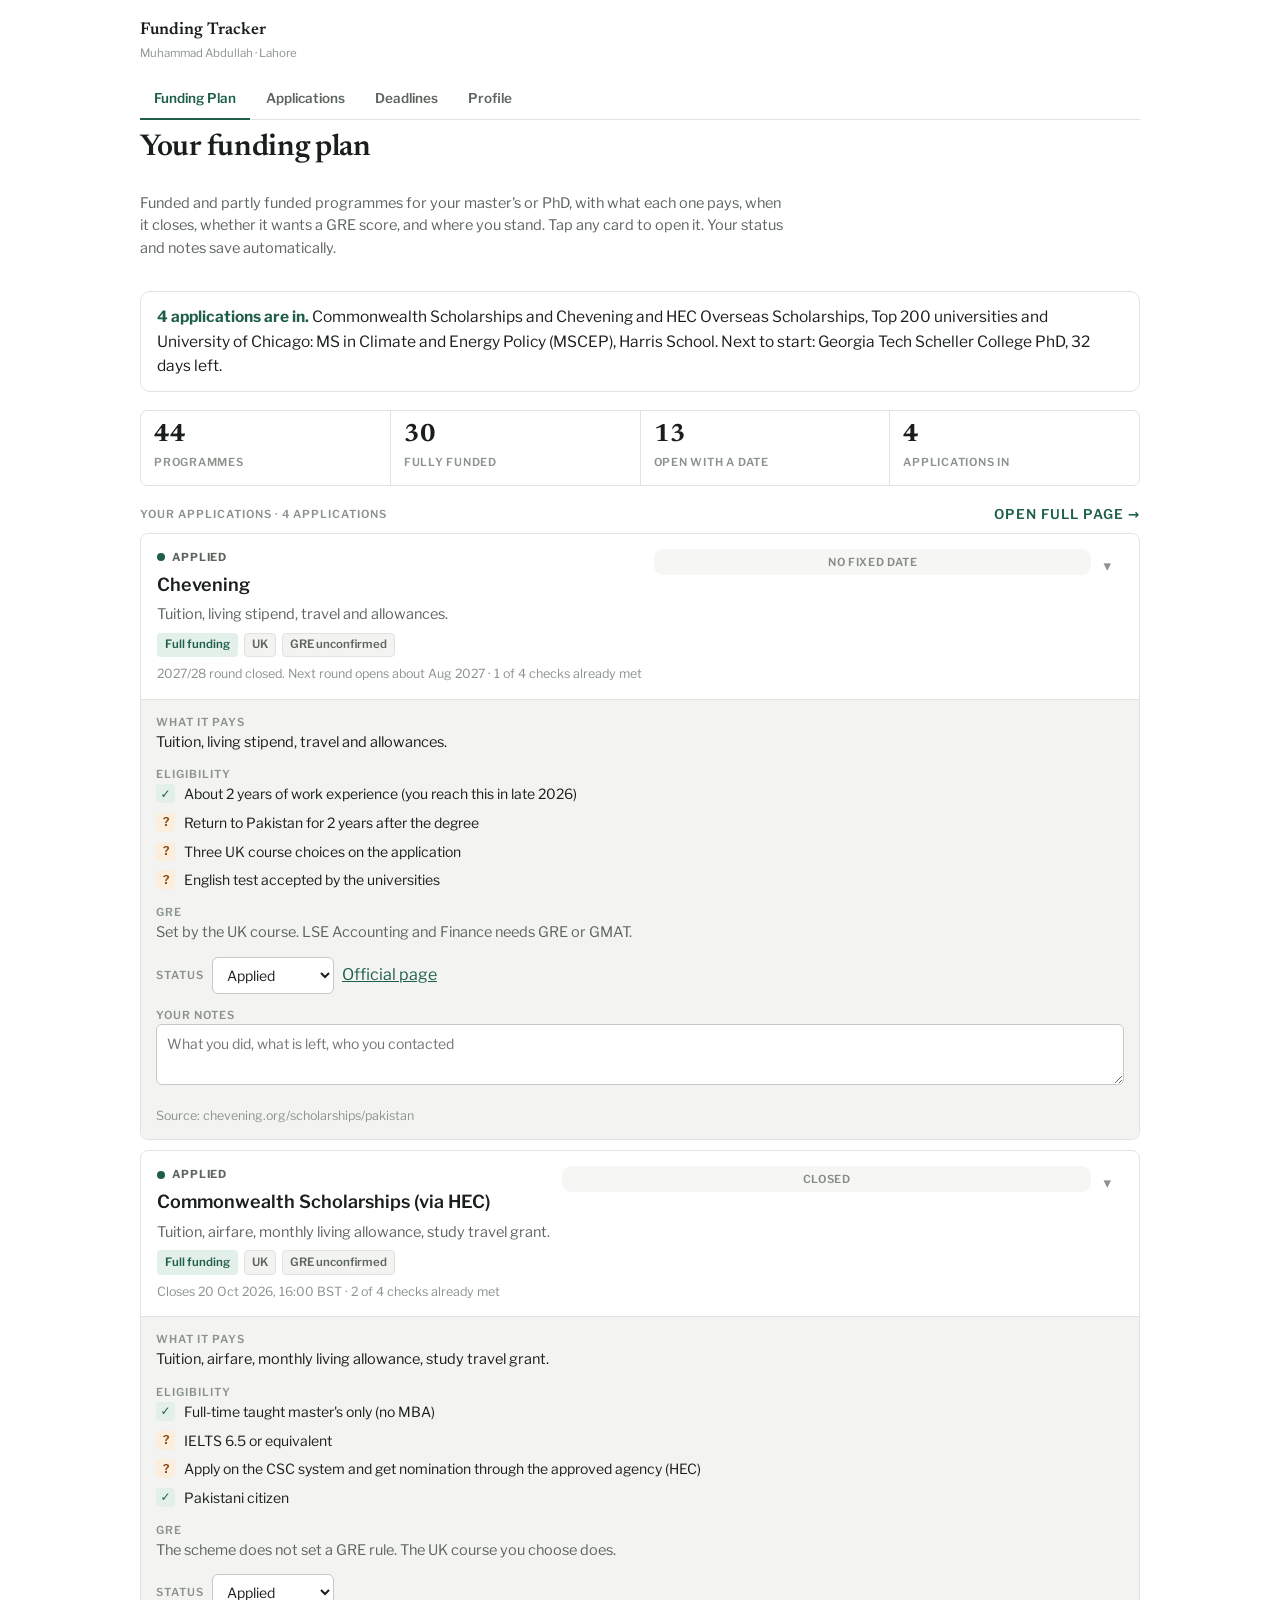
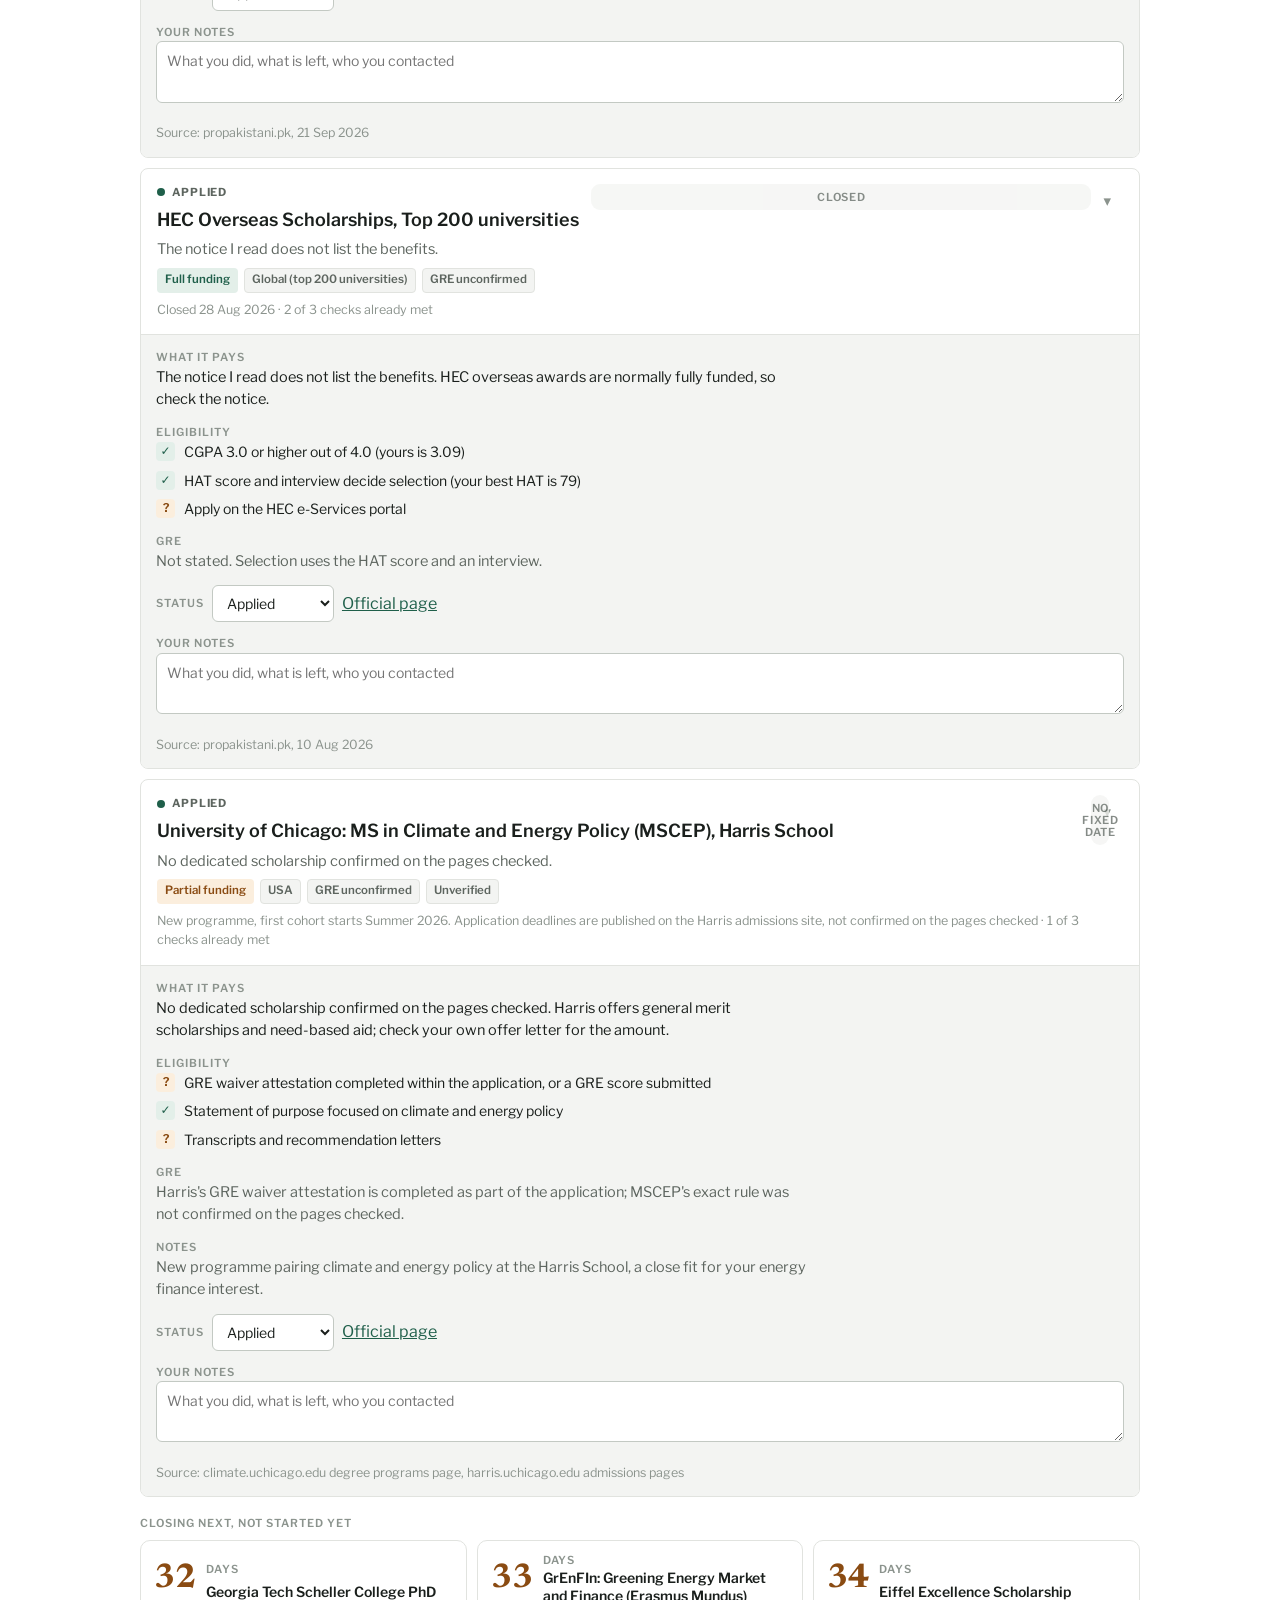
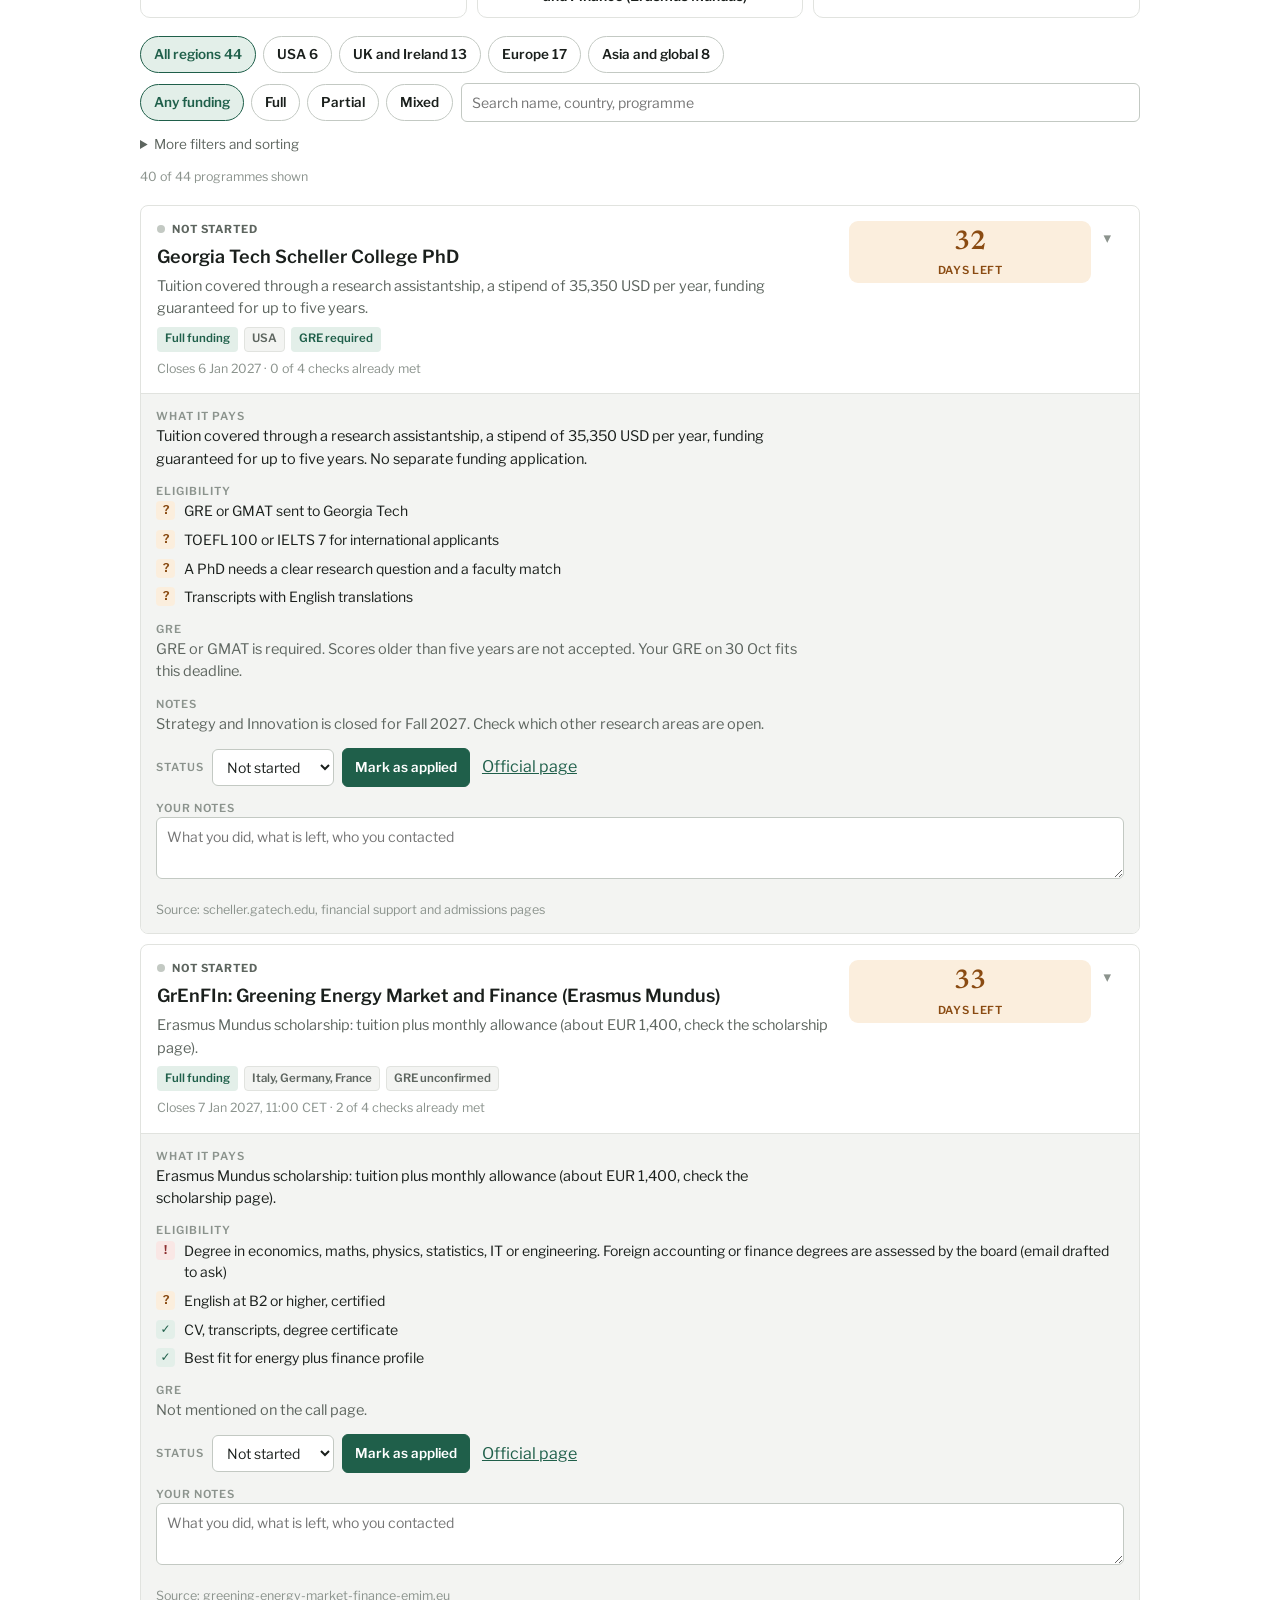
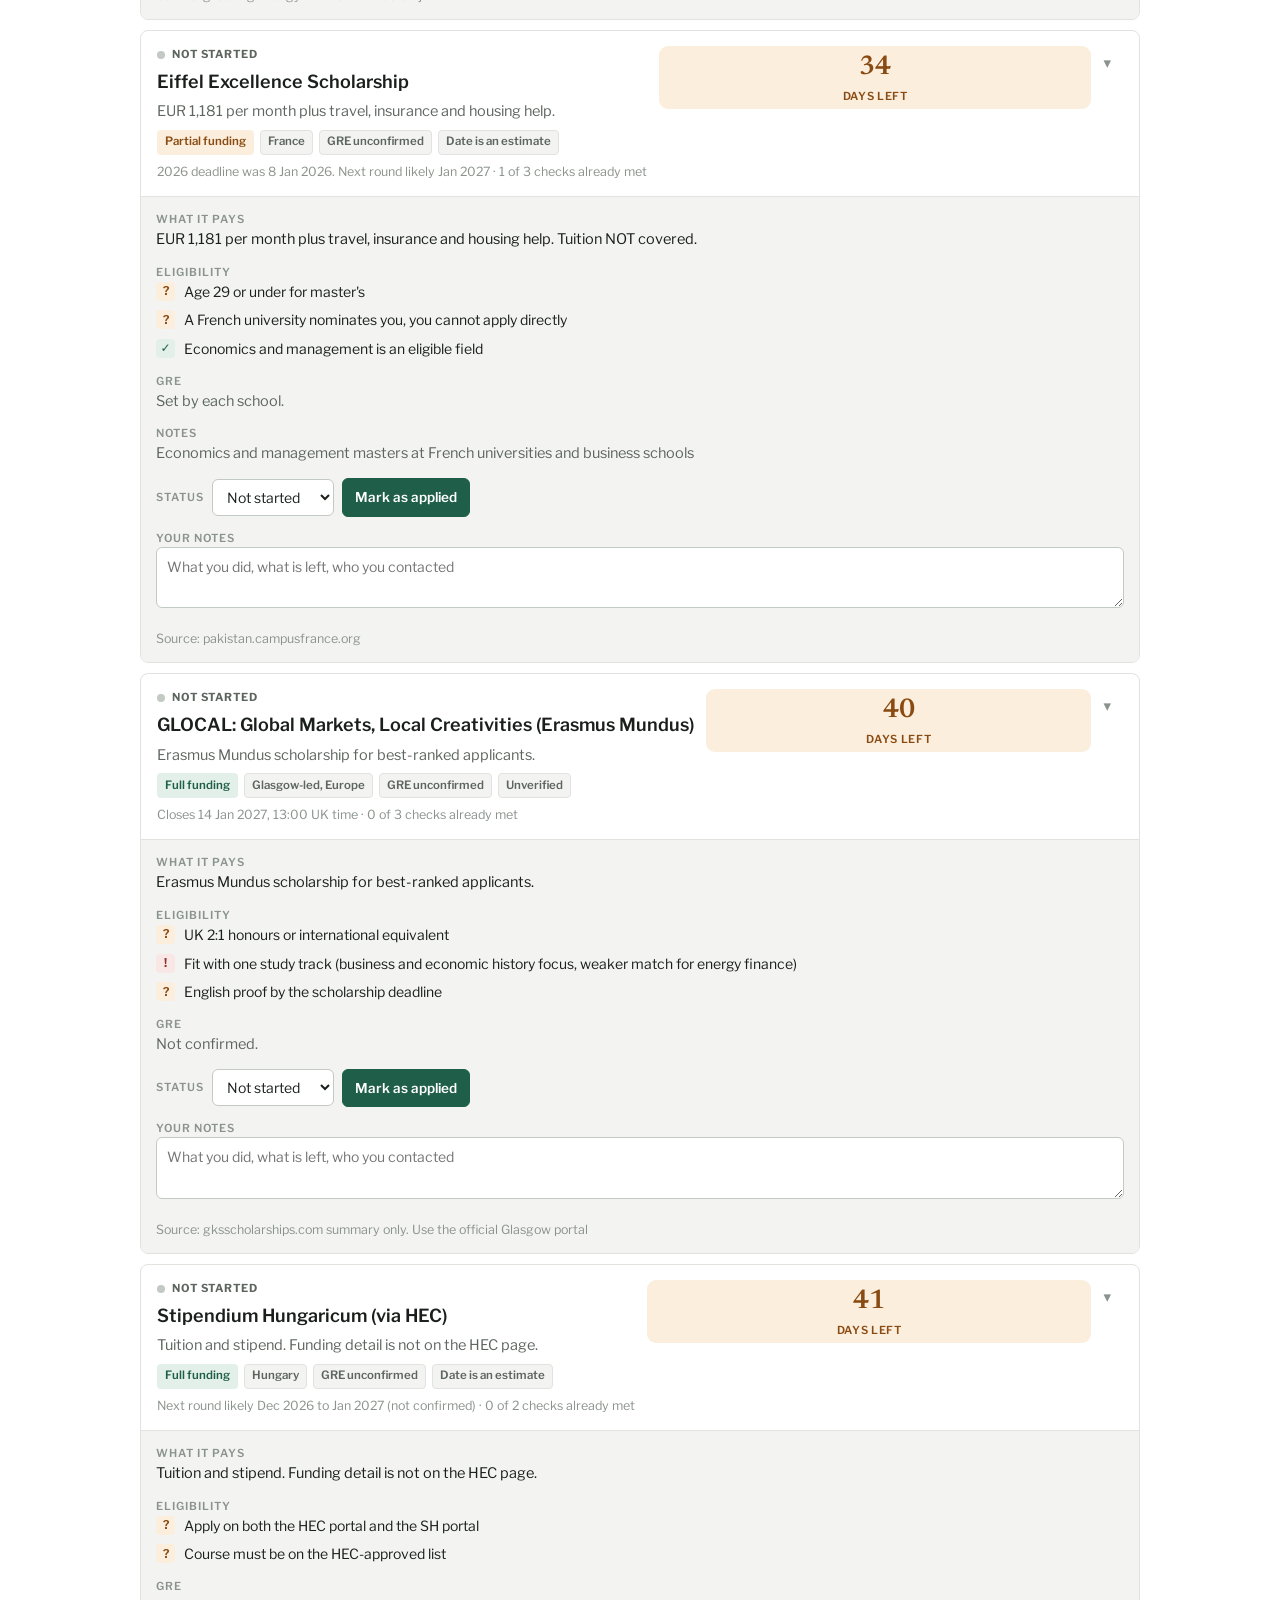
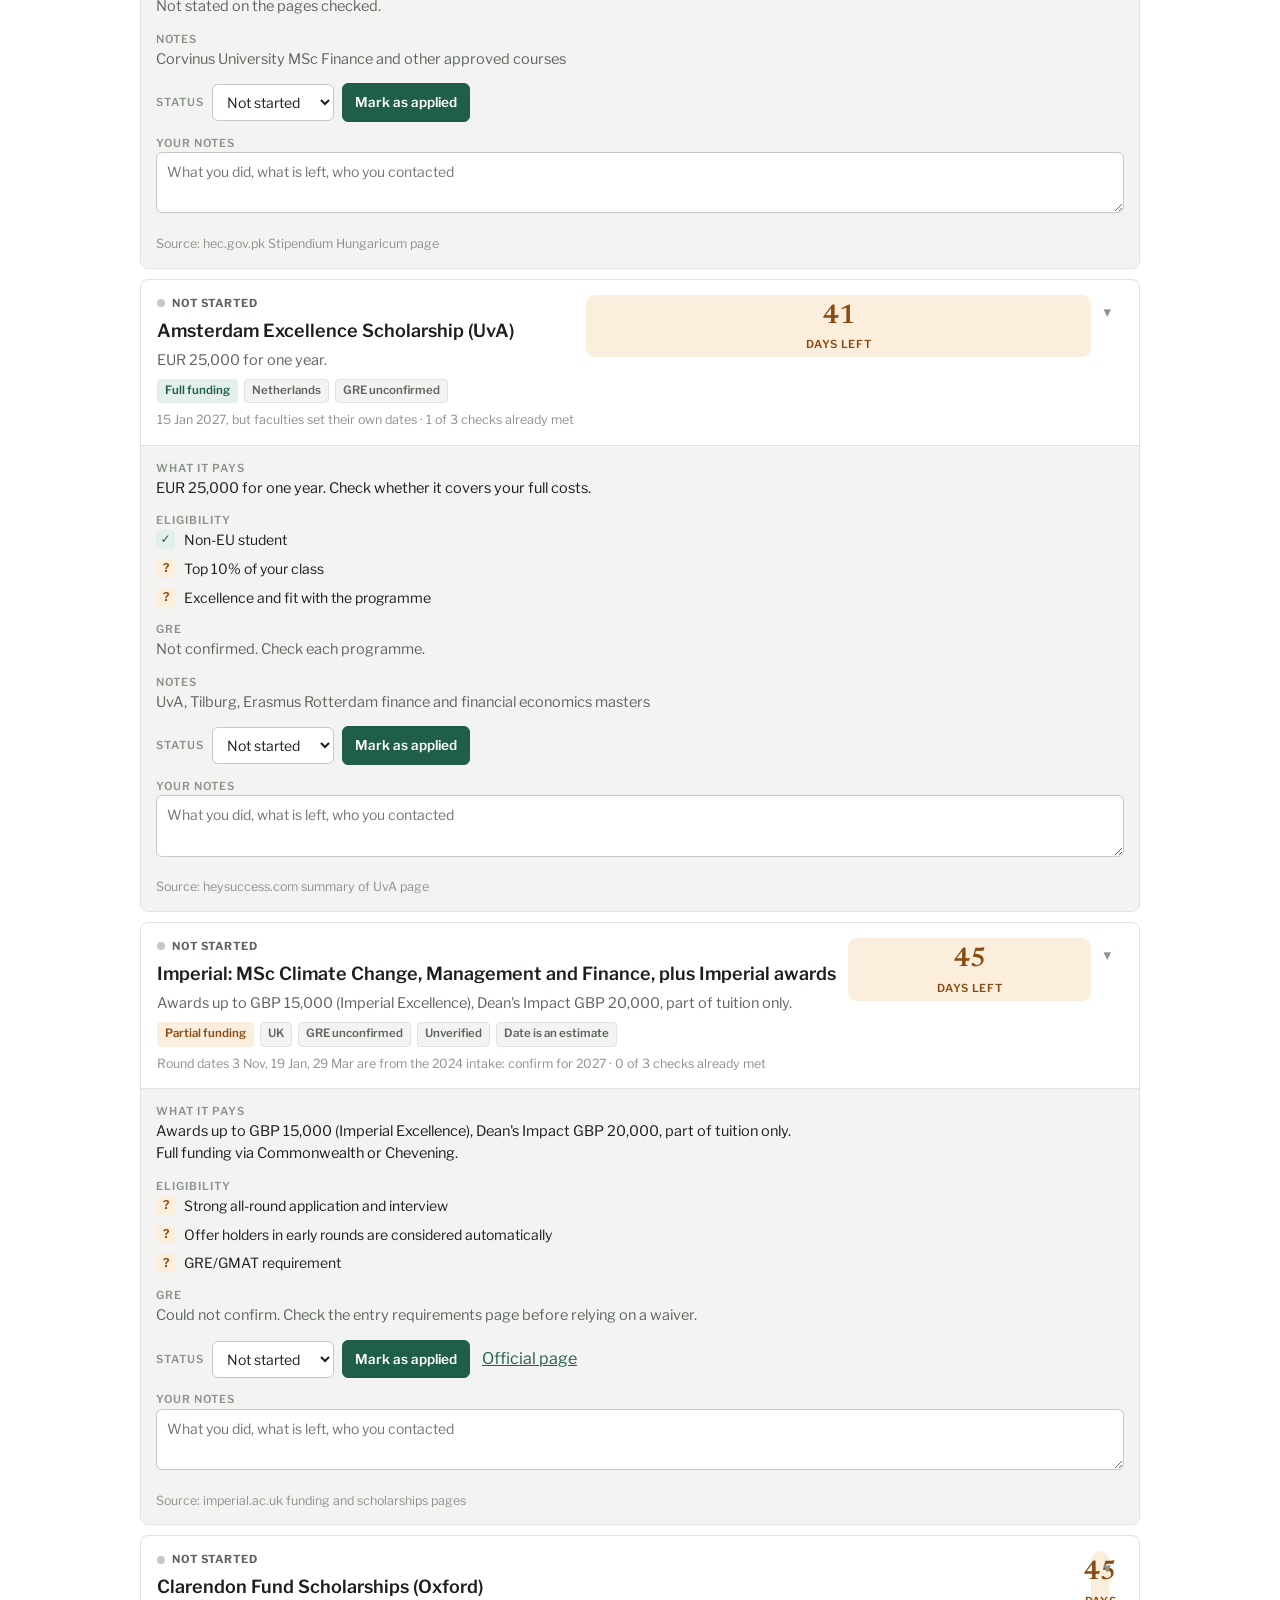
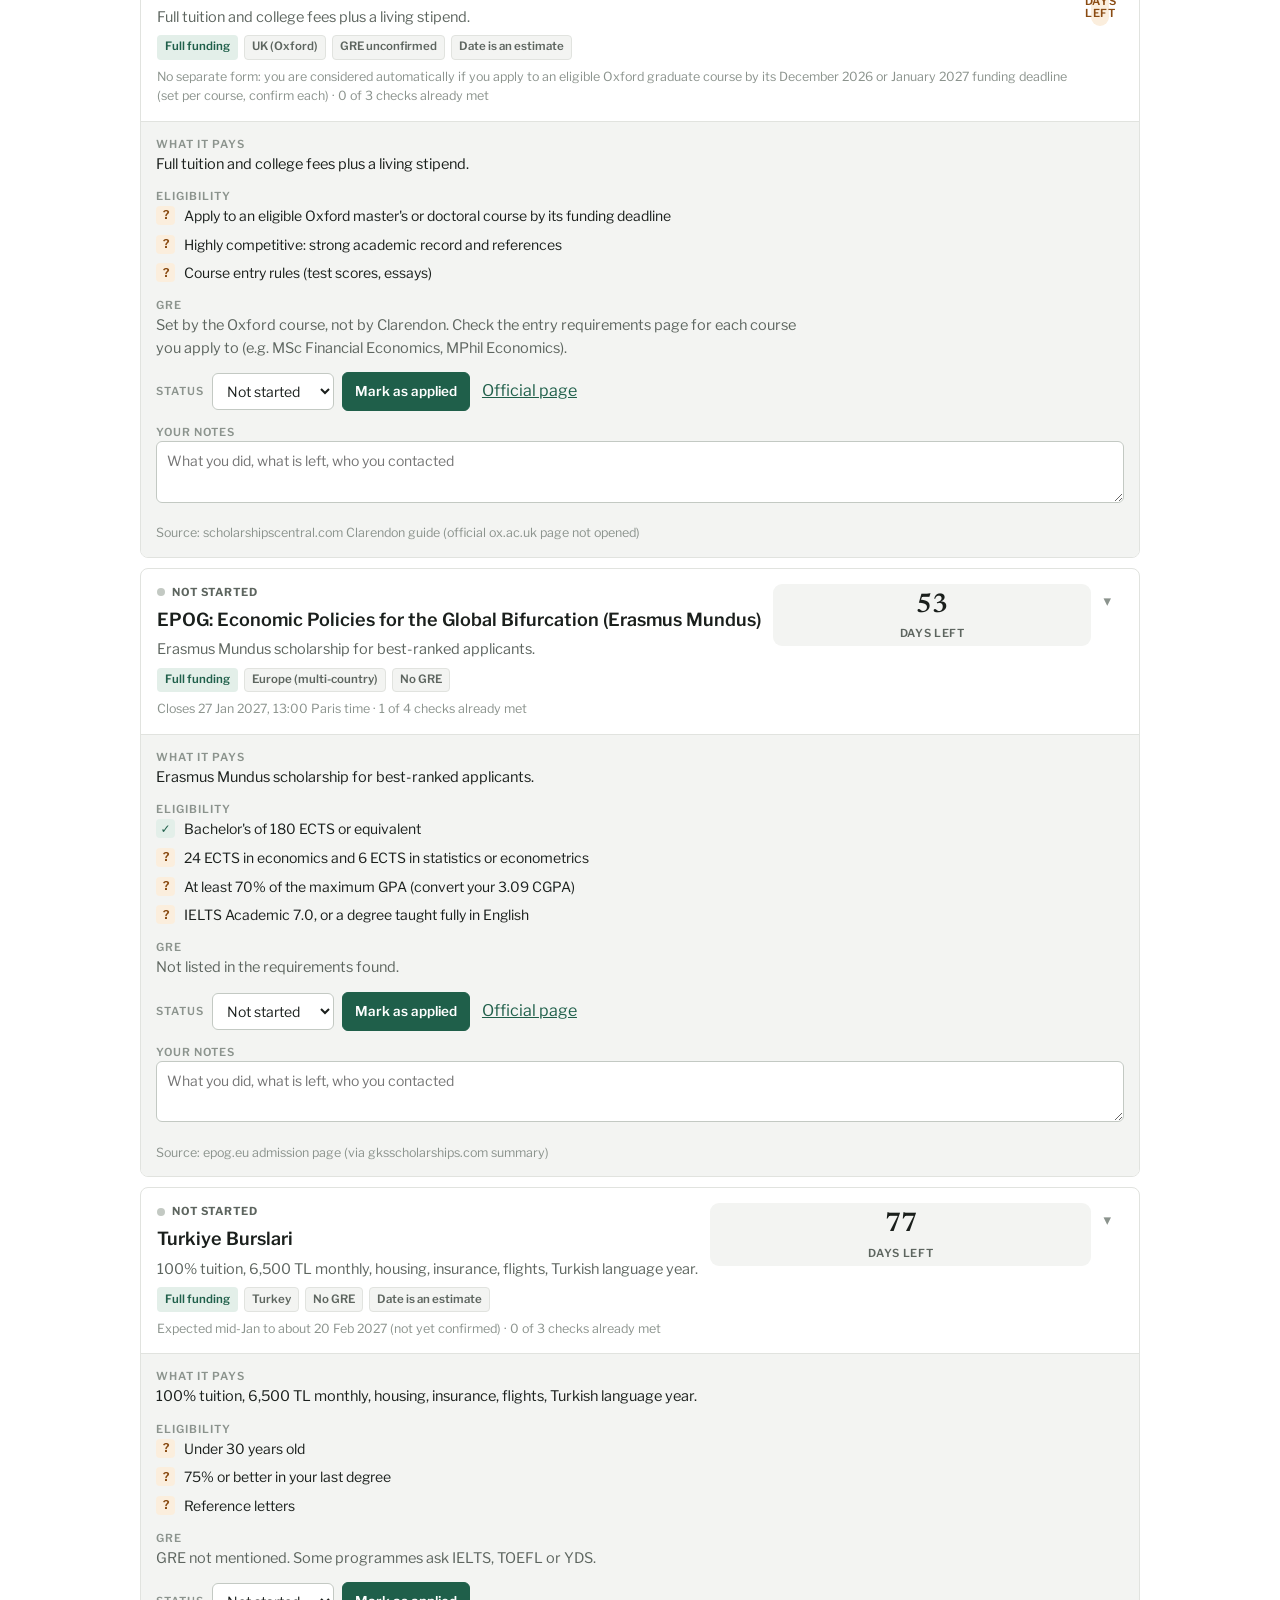
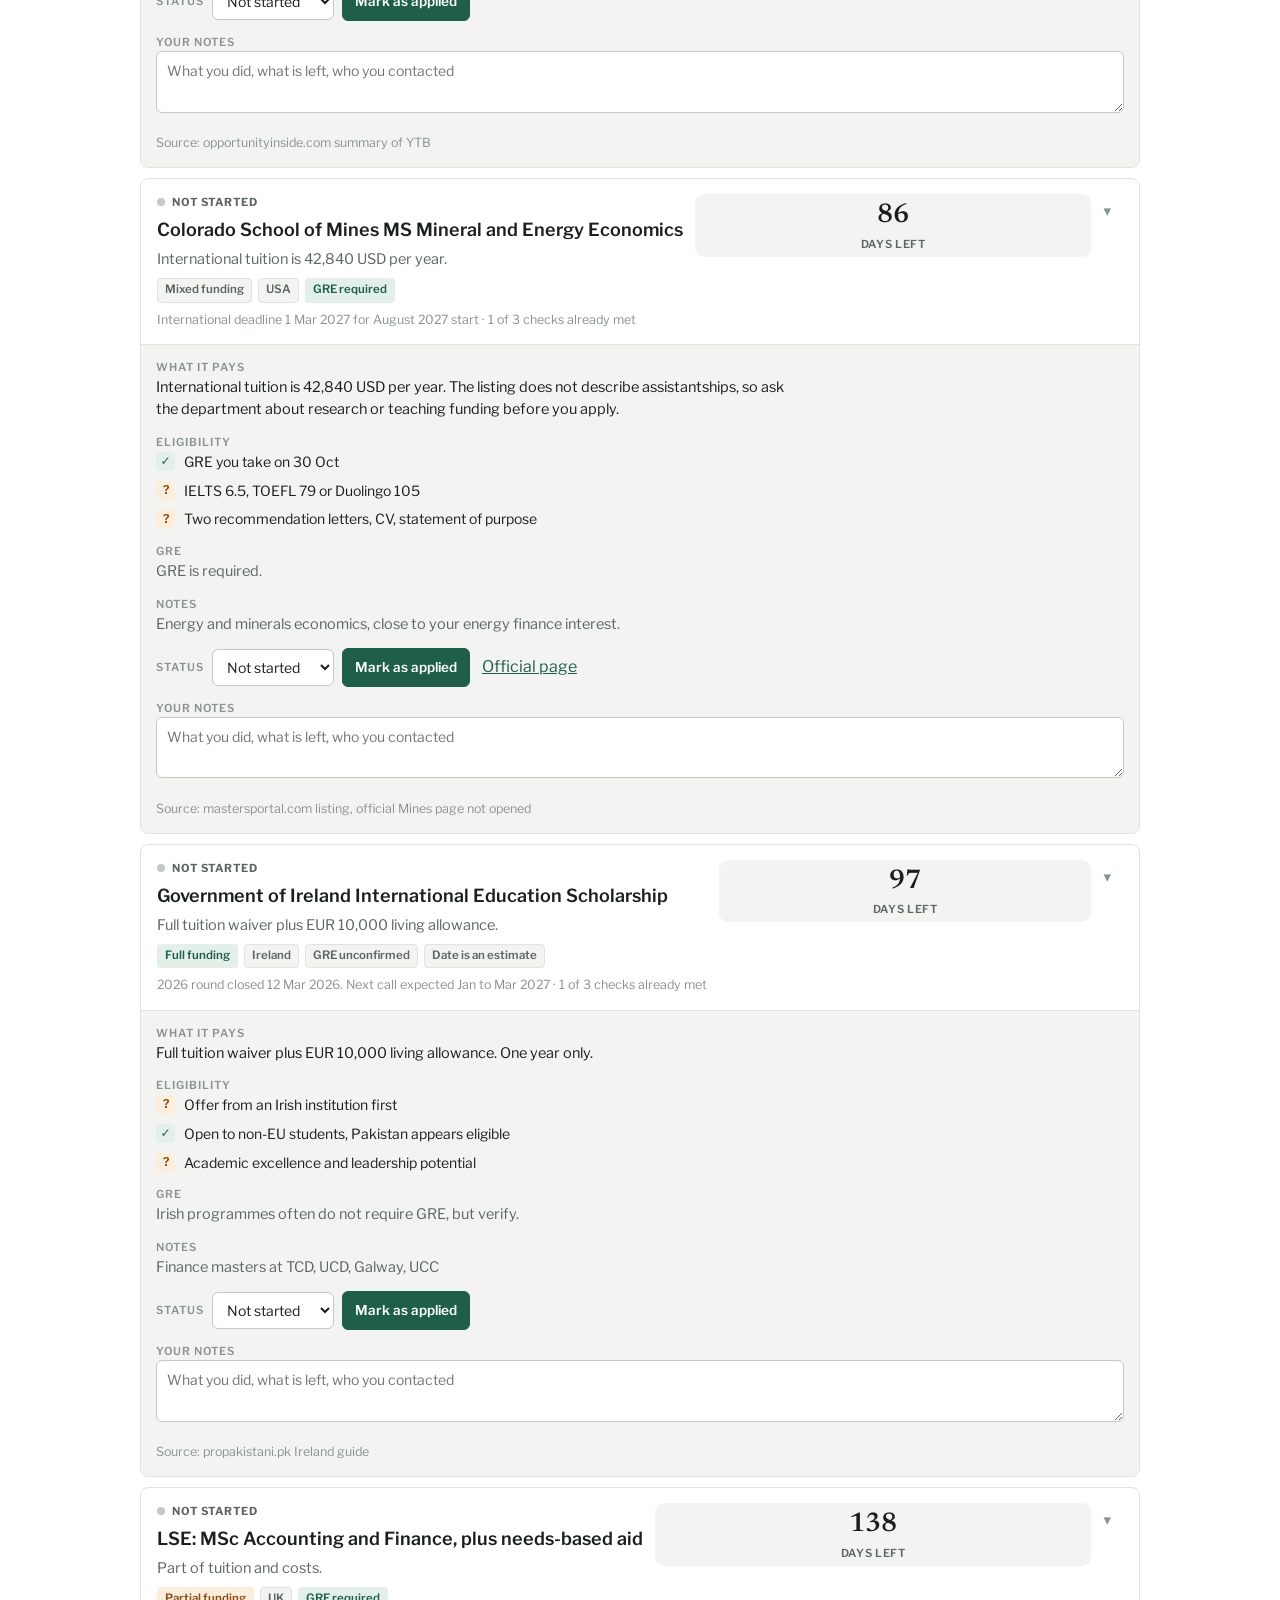
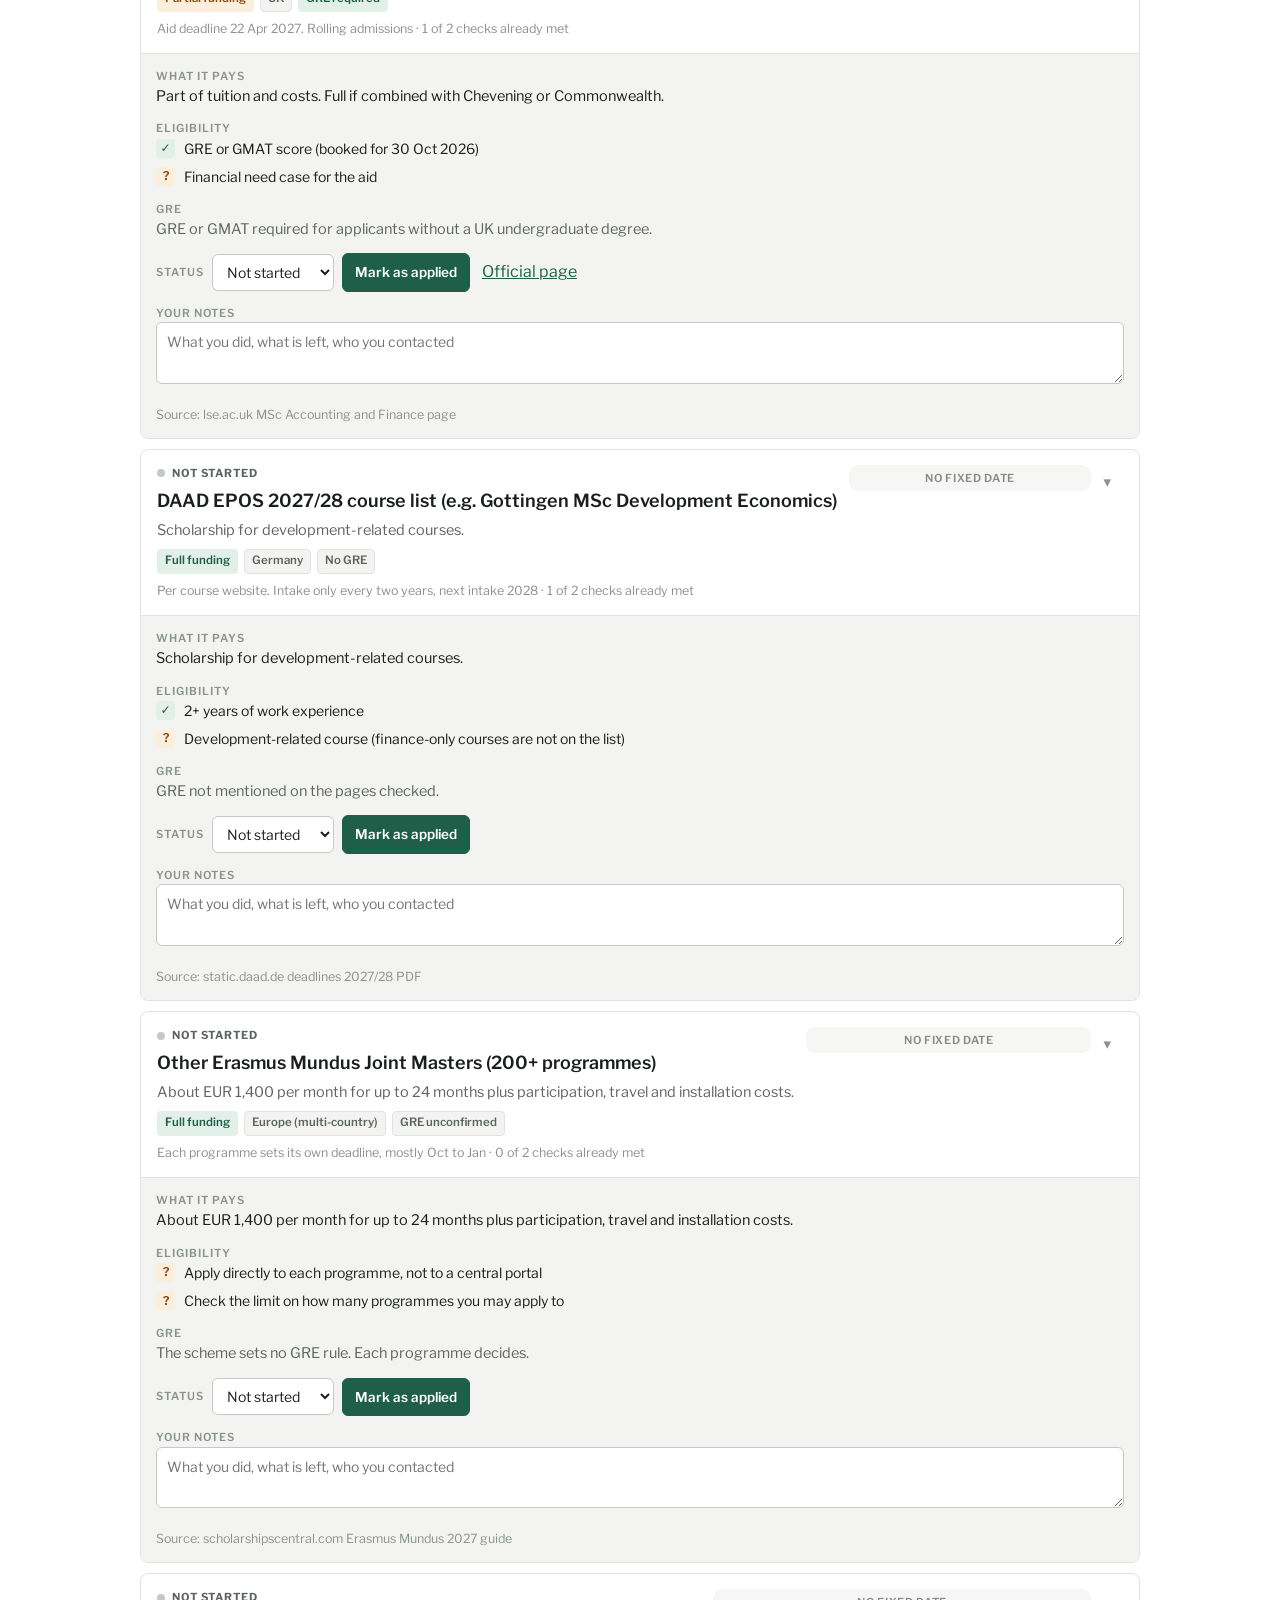
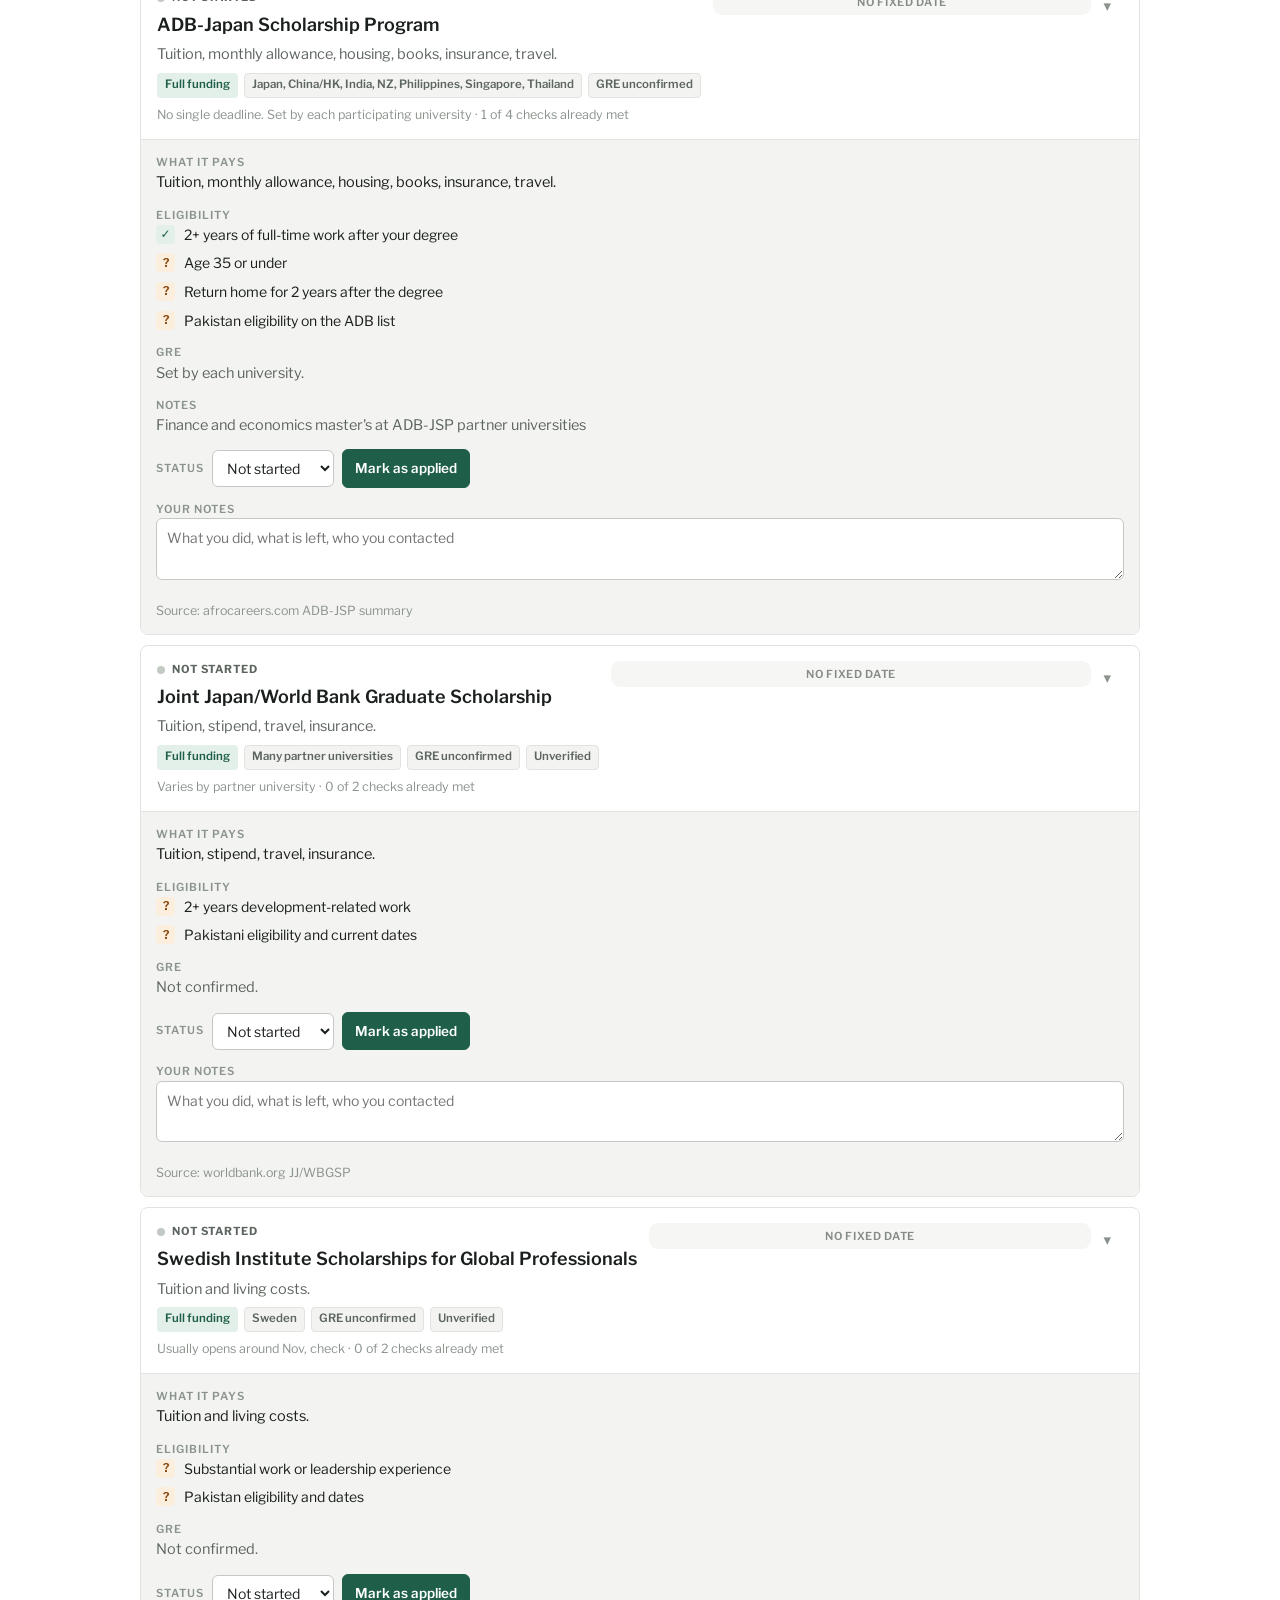
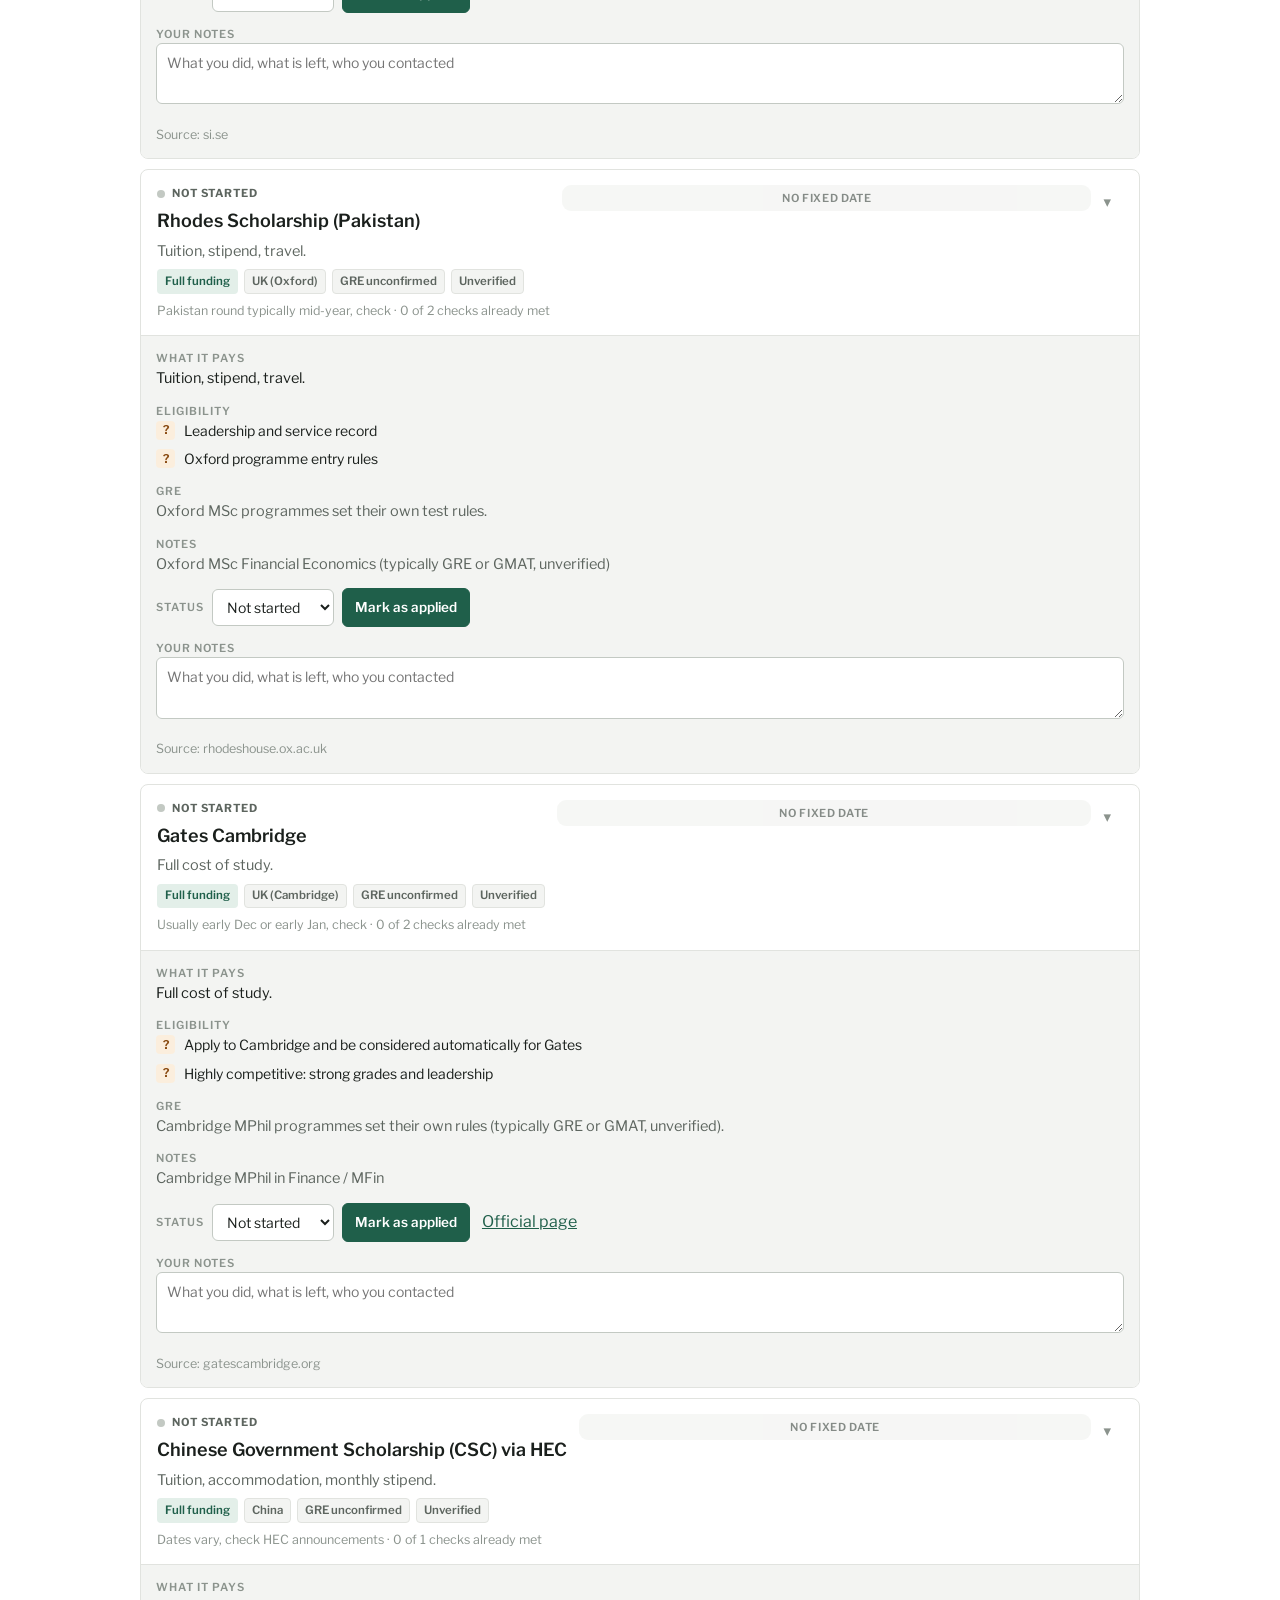
<file: index.html>
<!doctype html>
<html lang="en">
<head>
<meta charset="utf-8">
<meta name="viewport" content="width=device-width,initial-scale=1,viewport-fit=cover">
<title>Funding Plan</title>
<link rel="stylesheet" href="https://fonts.googleapis.com/css2?family=Newsreader:opsz,wght@6..72,400;6..72,600&family=Libre+Franklin:wght@400;500;600;700&display=swap">
<link rel="stylesheet" href="style.css">
</head>
<body>
<script src="data.js"></script>
<main>
  <header>
    <div class="site">
      <div class="brand"><b>Funding Tracker</b><span>Muhammad Abdullah · Lahore</span></div>
    </div>
    <nav class="topnav">
      <a href="index.html" class="active">Funding Plan</a>
      <a href="applied.html">Applications</a>
      <a href="deadlines.html">Deadlines</a>
      <a href="profile.html">Profile</a>
    </nav>
    <h1>Your funding plan</h1>
    <p class="sub">Funded and partly funded programmes for your master's or PhD, with what each one pays, when it closes, whether it wants a GRE score, and where you stand. Tap any card to open it. Your status and notes save automatically.</p>
  </header>

  <div class="msg" id="msg"></div>
  <div class="tiles" id="tiles"></div>

  <section id="appliedSection" class="nextBox" hidden>
    <div class="lbl navrow"><span>Your applications &middot; <span id="appliedCount"></span></span><a class="navlink" href="applied.html">Open full page →</a></div>
    <div class="list" id="appliedList"></div>
  </section>

  <section id="nextBox" class="nextBox" hidden>
    <div class="lbl">Closing next, not started yet</div>
    <div class="next" id="next"></div>
  </section>

  <section class="filters" aria-label="Filters">
    <div class="pills" id="regions" role="group" aria-label="Region"></div>
    <div class="ctl">
      <div class="pills" id="funds" role="group" aria-label="Funding"></div>
      <input type="search" id="q" placeholder="Search name, country, programme" aria-label="Search">
    </div>
    <details class="more">
      <summary>More filters and sorting</summary>
      <div class="ctl">
        <select id="fStat" aria-label="Status"><option value="">All statuses</option></select>
        <select id="fGre" aria-label="GRE"><option value="">GRE: any</option><option value="req">GRE required</option><option value="none">No GRE</option><option value="unk">GRE unconfirmed</option></select>
        <select id="sort" aria-label="Sort"><option value="d">Soonest deadline</option><option value="f">Full funding first</option><option value="n">Name</option></select>
        <button id="openOnly" aria-pressed="false">Open deadlines only</button>
      </div>
    </details>
    <div class="count" id="count"></div>
  </section>

  <div class="list" id="list"></div>

  <div class="foot">
    <span id="saveNote" class="save"></span>
    <span>Dates marked "estimate" are not confirmed by the awarding body. Entries marked "unverified" need checking on the official page before you rely on them.</span>
    <span>Eligibility marks: a tick is something you already meet, a question mark needs checking, an exclamation mark is a real gap.</span>
    <span>Compiled 17 October 2026, last updated 19 October 2026. Confirm every deadline on the official site before you apply. See the <a href="profile.html">Profile</a> page for your GRE/HAT numbers and the checked-and-ruled-out list.</span>
  </div>
</main>
<script>
var region="",fund="",openOnly=false;

function summary(){
  var full=0,open=0,inn=0;
  P.forEach(function(p){
    if(p.f==="Full")full++;
    var dd=dleft(p);if(dd!==null&&dd>=0)open++;
    if(IN.indexOf(st(p))>-1)inn++;
  });
  var t=[[P.length,"Programmes"],[full,"Fully funded"],[open,"Open with a date"],[inn,"Applications in"]];
  document.getElementById("tiles").innerHTML=t.map(function(x){
    return '<div class="tile"><b>'+x[0]+'</b><span>'+x[1]+'</span></div>'}).join("");

  var names=P.filter(function(p){return IN.indexOf(st(p))>-1}).map(function(p){return p.n.replace(/ \(via HEC\)/,"")});
  var nx=P.filter(function(p){var dd=dleft(p);return dd!==null&&dd>=0&&st(p)==="Not started"}).sort(function(a,b){return dleft(a)-dleft(b)});
  var m=document.getElementById("msg");
  if(names.length){
    m.innerHTML='<b>'+names.length+(names.length===1?" application is in.":" applications are in.")+'</b> '+esc(names.join(" and "))+'.'+
      (nx.length?' Next to start: '+esc(nx[0].n)+', '+(dleft(nx[0])===0?"due today":dleft(nx[0])+" days left")+'.':'');
  }else{m.innerHTML='<b>No applications marked yet.</b> Open a card and set its status as you go.'}
  var nb=document.getElementById("nextBox");
  if(nx.length){
    nb.hidden=false;
    document.getElementById("next").innerHTML=nx.slice(0,3).map(function(p){
      var dd=dleft(p);
      return '<button class="nx" data-id="'+p.i+'"><b>'+dd+'</b><span>'+(dd===1?"day":"days")+'</span><em>'+esc(p.n)+'</em></button>'}).join("");
    Array.prototype.forEach.call(document.querySelectorAll(".nx"),function(b){
      b.addEventListener("click",function(){jump(b.getAttribute("data-id"))})});
  }else nb.hidden=true;
}

function jump(id){
  region="";fund="";document.getElementById("q").value="";document.getElementById("fStat").value="";
  document.getElementById("fGre").value="";openOnly=false;document.getElementById("openOnly").setAttribute("aria-pressed","false");
  pills();render(false,id);
}

function pills(){
  var R=document.getElementById("regions");R.textContent="";
  [["","All regions"]].concat(REGS.map(function(r){return [r,r]})).forEach(function(x){
    var n=x[0]?P.filter(function(p){return reg(p)===x[0]}).length:P.length;
    var b=document.createElement("button");b.textContent=x[1]+" "+n;b.setAttribute("aria-pressed",region===x[0]?"true":"false");
    b.addEventListener("click",function(){region=x[0];pills();render()});R.appendChild(b)});
  var F=document.getElementById("funds");F.textContent="";
  [["","Any funding"],["Full","Full"],["Partial","Partial"],["Mixed","Mixed"]].forEach(function(x){
    var b=document.createElement("button");b.textContent=x[1];b.setAttribute("aria-pressed",fund===x[0]?"true":"false");
    b.addEventListener("click",function(){fund=x[0];pills();render()});F.appendChild(b)});
}

function renderApplied(focus){
  var rows=P.filter(function(p){return IN.indexOf(st(p))>-1});
  var ord={Won:0,Interview:1,Submitted:2,Applied:3};
  rows.sort(function(a,b){var oa=ord[st(a)],ob=ord[st(b)];if(oa!==ob)return oa-ob;return a.n.localeCompare(b.n)});
  var sec=document.getElementById("appliedSection"),L=document.getElementById("appliedList");
  if(!rows.length){sec.hidden=true;L.textContent="";return}
  sec.hidden=false;
  document.getElementById("appliedCount").textContent=rows.length+(rows.length===1?" application":" applications");
  L.textContent="";
  rows.forEach(function(p){L.appendChild(card(p,focus===p.i))});
  if(focus){var el=document.getElementById("c-"+focus);if(el&&el.scrollIntoView)el.scrollIntoView({block:"nearest"})}
}

function render(keep,focus){
  var q=document.getElementById("q").value.toLowerCase().trim();
  var fs=document.getElementById("fStat").value;
  var fg=document.getElementById("fGre").value;
  var so=document.getElementById("sort").value;
  var rows=P.filter(function(p){
    if(IN.indexOf(st(p))>-1)return false;
    if(region&&reg(p)!==region)return false;
    if(fund&&p.f!==fund)return false;
    if(fs&&st(p)!==fs)return false;
    if(fg&&p.g[0]!==fg)return false;
    if(openOnly){var dd=dleft(p);if(dd===null||dd<0)return false}
    if(q){var hay=(p.n+" "+p.c+" "+p.l+" "+(p.pr||"")+" "+p.cov).toLowerCase();if(hay.indexOf(q)<0)return false}
    return true;
  });
  rows.sort(function(a,b){
    if(so==="n")return a.n.localeCompare(b.n);
    if(so==="f"){var r={Full:0,Partial:1,Mixed:2};if(r[a.f]!==r[b.f])return r[a.f]-r[b.f]}
    var da=dleft(a),db_=dleft(b);
    var xp=da!==null&&da<0,yp=db_!==null&&db_<0;
    if(xp&&!yp)return 1;if(yp&&!xp)return -1;
    var x=da===null?Infinity:da,y=db_===null?Infinity:db_;
    return x-y;
  });
  document.getElementById("count").textContent=rows.length+" of "+P.length+" programmes shown";
  var L=document.getElementById("list");L.textContent="";
  if(!rows.length){var e=document.createElement("p");e.className="sub";e.textContent="Nothing matches those filters.";L.appendChild(e);return}
  rows.forEach(function(p){L.appendChild(card(p,focus===p.i))});
  if(focus){var el=document.getElementById("c-"+focus);if(el&&el.scrollIntoView)el.scrollIntoView({block:"nearest"})}
}

onRefresh(function(id){summary();renderApplied(id);render(true,id)});

var fsSel=document.getElementById("fStat");
ST.forEach(function(o){var op=document.createElement("option");op.textContent=o;fsSel.appendChild(op)});
["q","fStat","fGre","sort"].forEach(function(id){
  var el=document.getElementById(id);
  el.addEventListener(id==="q"?"input":"change",function(){render()});
});
document.getElementById("openOnly").addEventListener("click",function(){
  openOnly=!openOnly;this.setAttribute("aria-pressed",openOnly?"true":"false");render();
});
summary();renderApplied();render();pills();
cloudSync();
</script>

</body>
</html>
</file>
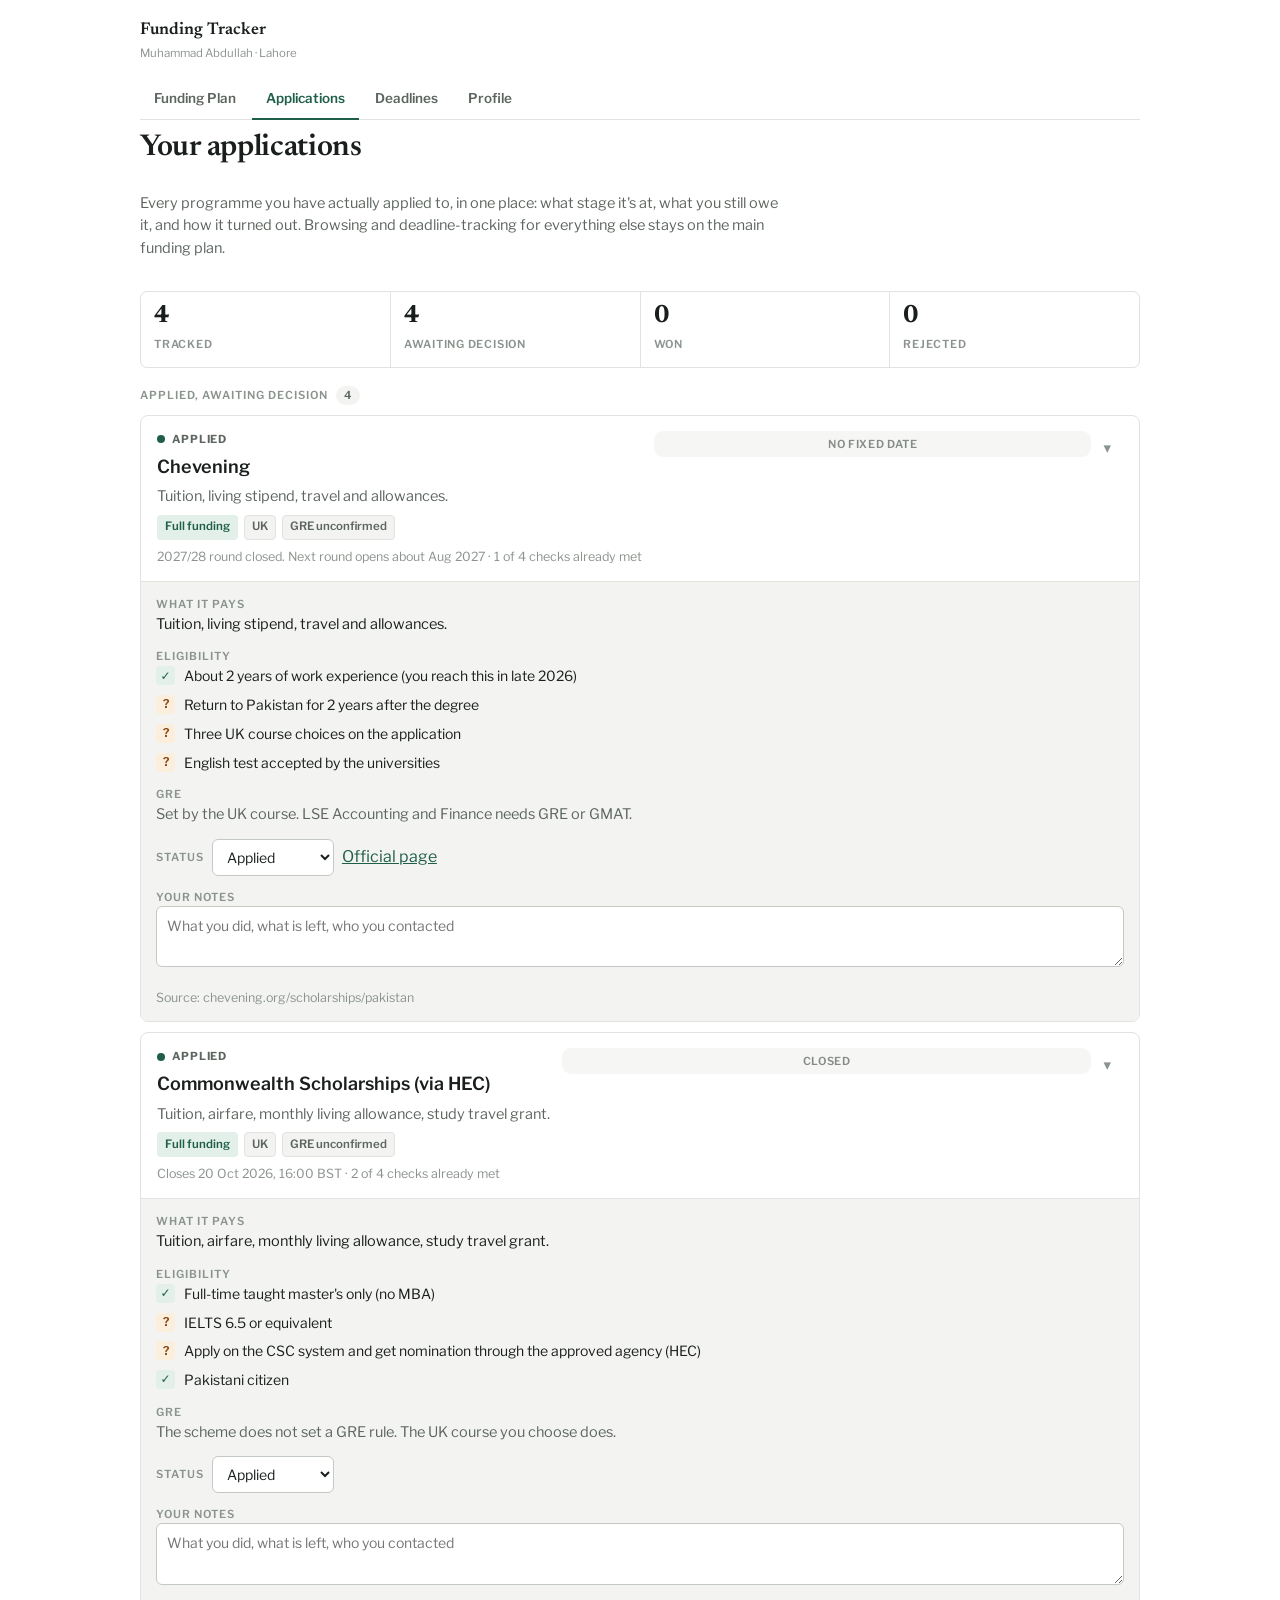
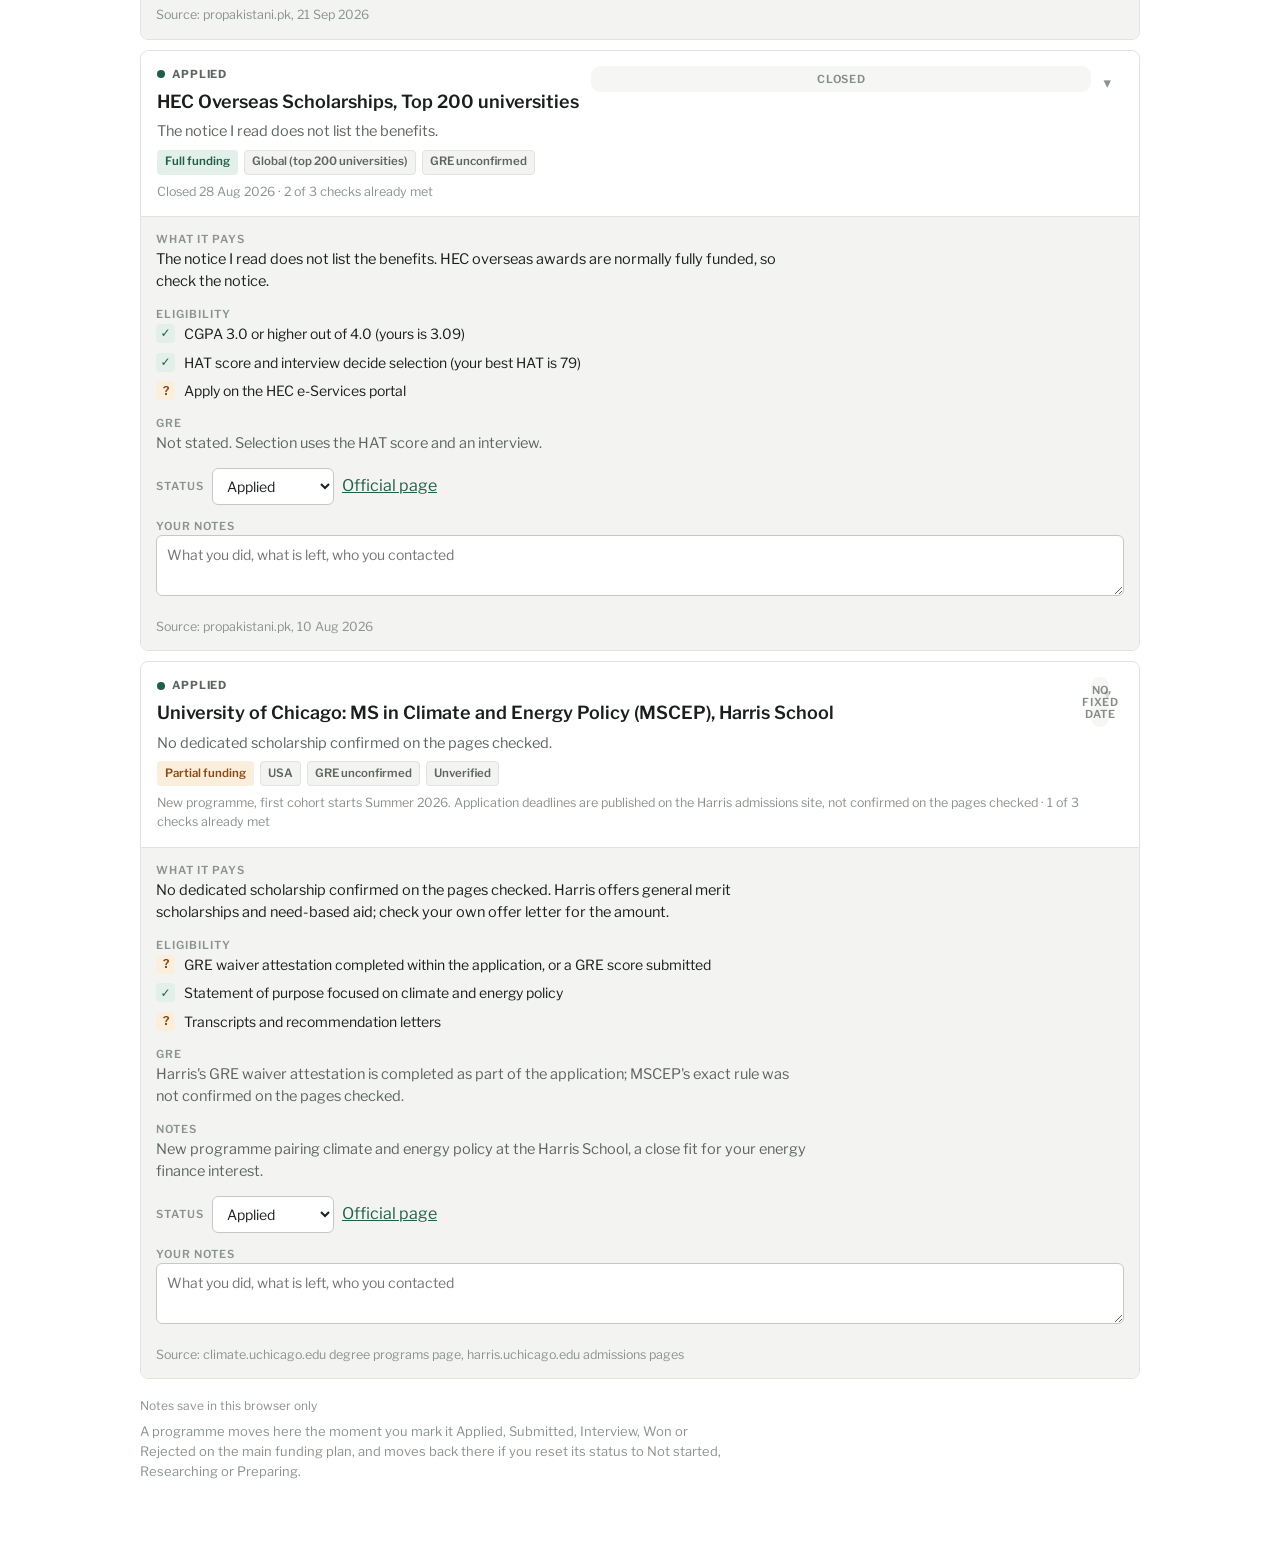
<file: applied.html>
<!doctype html>
<html lang="en">
<head>
<meta charset="utf-8">
<meta name="viewport" content="width=device-width,initial-scale=1,viewport-fit=cover">
<title>Applications</title>
<link rel="stylesheet" href="https://fonts.googleapis.com/css2?family=Newsreader:opsz,wght@6..72,400;6..72,600&family=Libre+Franklin:wght@400;500;600;700&display=swap">
<link rel="stylesheet" href="style.css">
</head>
<body>
<script src="data.js"></script>
<main>
  <header>
    <div class="site">
      <div class="brand"><b>Funding Tracker</b><span>Muhammad Abdullah · Lahore</span></div>
    </div>
    <nav class="topnav">
      <a href="index.html">Funding Plan</a>
      <a href="applied.html" class="active">Applications</a>
      <a href="deadlines.html">Deadlines</a>
      <a href="profile.html">Profile</a>
    </nav>
    <h1>Your applications</h1>
    <p class="sub">Every programme you have actually applied to, in one place: what stage it's at, what you still owe it, and how it turned out. Browsing and deadline-tracking for everything else stays on the main funding plan.</p>
  </header>

  <div class="tiles" id="tiles"></div>

  <div class="list" id="groups"></div>

  <div class="foot">
    <span id="saveNote" class="save"></span>
    <span>A programme moves here the moment you mark it Applied, Submitted, Interview, Won or Rejected on the main funding plan, and moves back there if you reset its status to Not started, Researching or Preparing.</span>
  </div>
</main>
<script>
var GROUPS=[["Won","Won"],["Interview","Interview stage"],["Submitted","Submitted"],["Applied","Applied, awaiting decision"],["Rejected","Rejected"]];

function renderAppliedPage(focus){
  var rows=P.filter(function(p){return TRACK.indexOf(st(p))>-1});

  var inDecision=rows.filter(function(p){return ["Applied","Submitted","Interview"].indexOf(st(p))>-1}).length;
  var won=rows.filter(function(p){return st(p)==="Won"}).length;
  var rej=rows.filter(function(p){return st(p)==="Rejected"}).length;
  var t=[[rows.length,"Tracked"],[inDecision,"Awaiting decision"],[won,"Won"],[rej,"Rejected"]];
  document.getElementById("tiles").innerHTML=t.map(function(x){
    return '<div class="tile"><b>'+x[0]+'</b><span>'+x[1]+'</span></div>'}).join("");

  var G=document.getElementById("groups");G.textContent="";
  if(!rows.length){
    var e=document.createElement("div");e.className="empty";
    e.textContent="Nothing applied to yet. Go back to the funding plan and mark a programme's status once you start.";
    G.appendChild(e);
    return;
  }
  GROUPS.forEach(function(gx){
    var items=rows.filter(function(p){return st(p)===gx[0]}).sort(function(a,b){return a.n.localeCompare(b.n)});
    if(!items.length)return;
    var sec=document.createElement("div");sec.className="grp";
    var h=document.createElement("div");h.className="lbl";h.innerHTML=esc(gx[1])+'<span class="n">'+items.length+'</span>';
    sec.appendChild(h);
    var L=document.createElement("div");L.className="list";
    items.forEach(function(p){L.appendChild(card(p,focus===p.i))});
    sec.appendChild(L);
    G.appendChild(sec);
  });
  if(focus){var el=document.getElementById("c-"+focus);if(el&&el.scrollIntoView)el.scrollIntoView({block:"nearest"})}
}

onRefresh(function(id){renderAppliedPage(id)});
renderAppliedPage();
cloudSync();
</script>

</body>
</html>
</file>
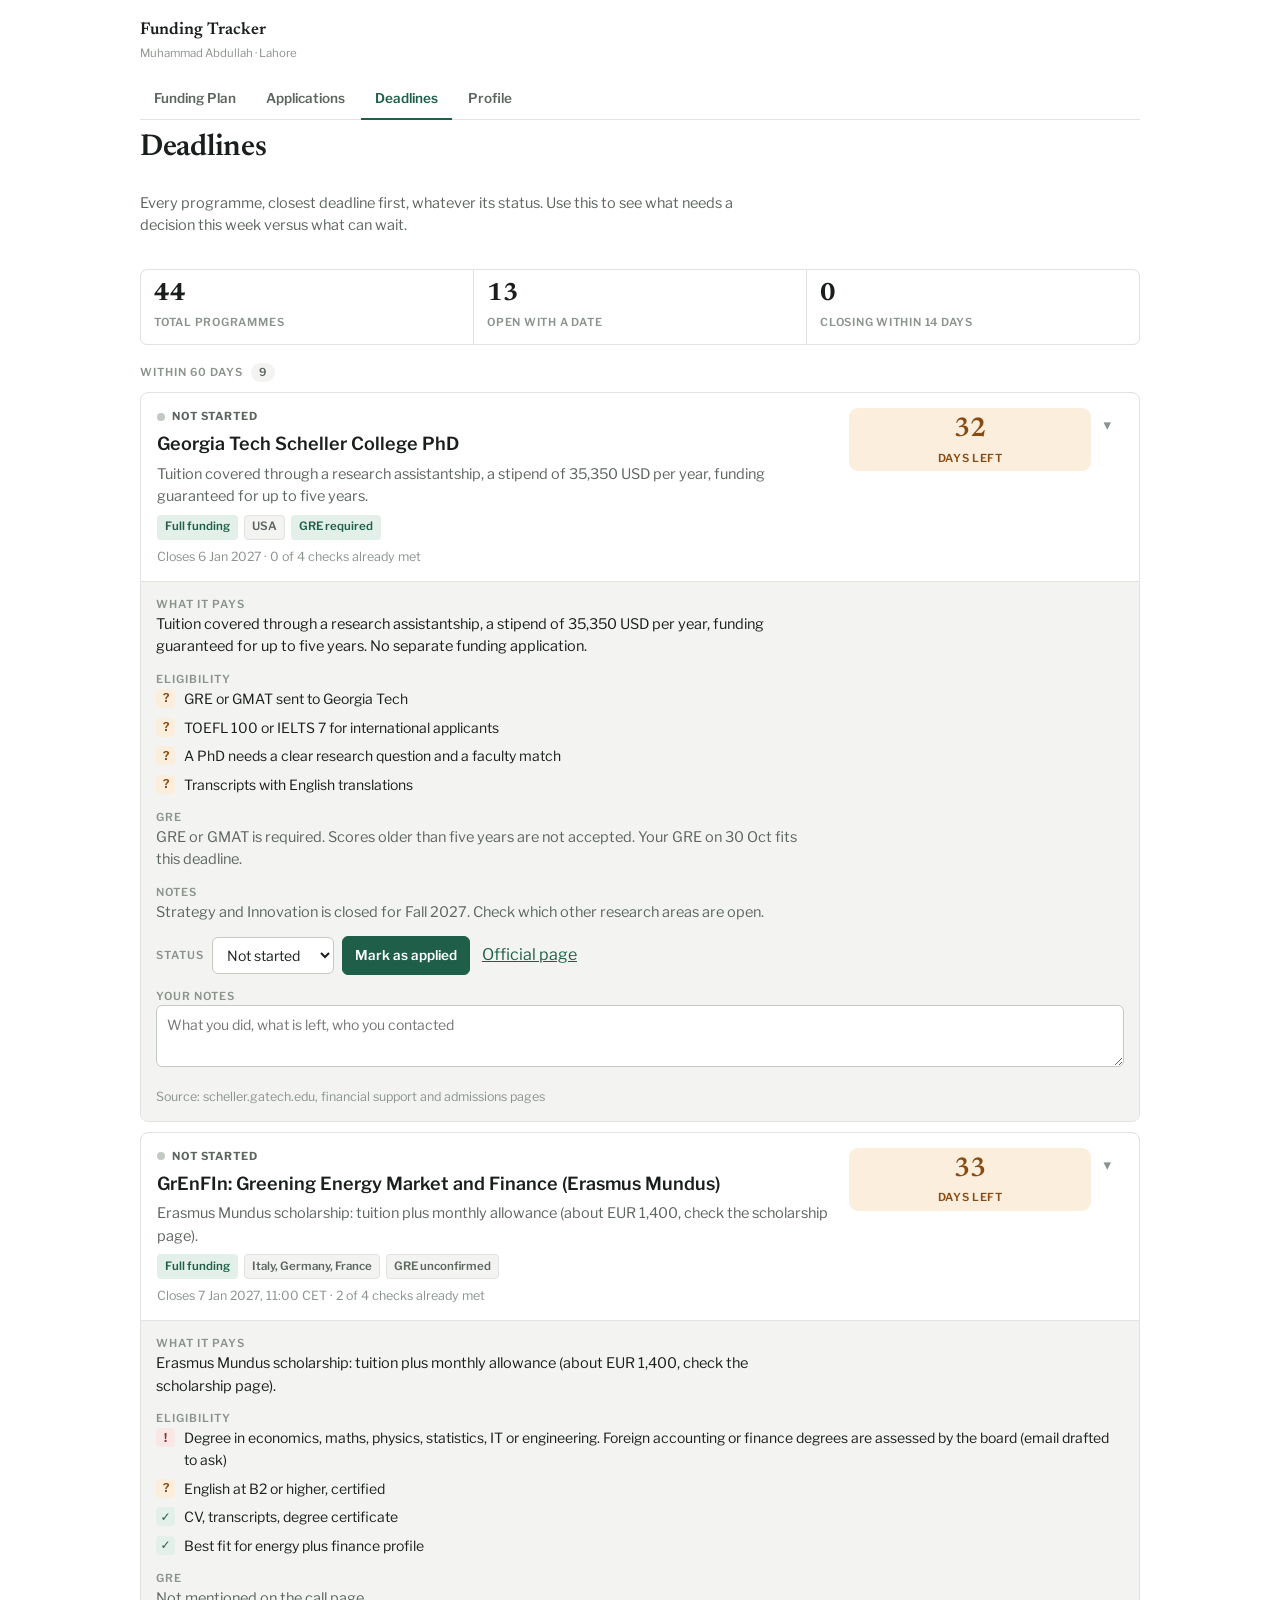
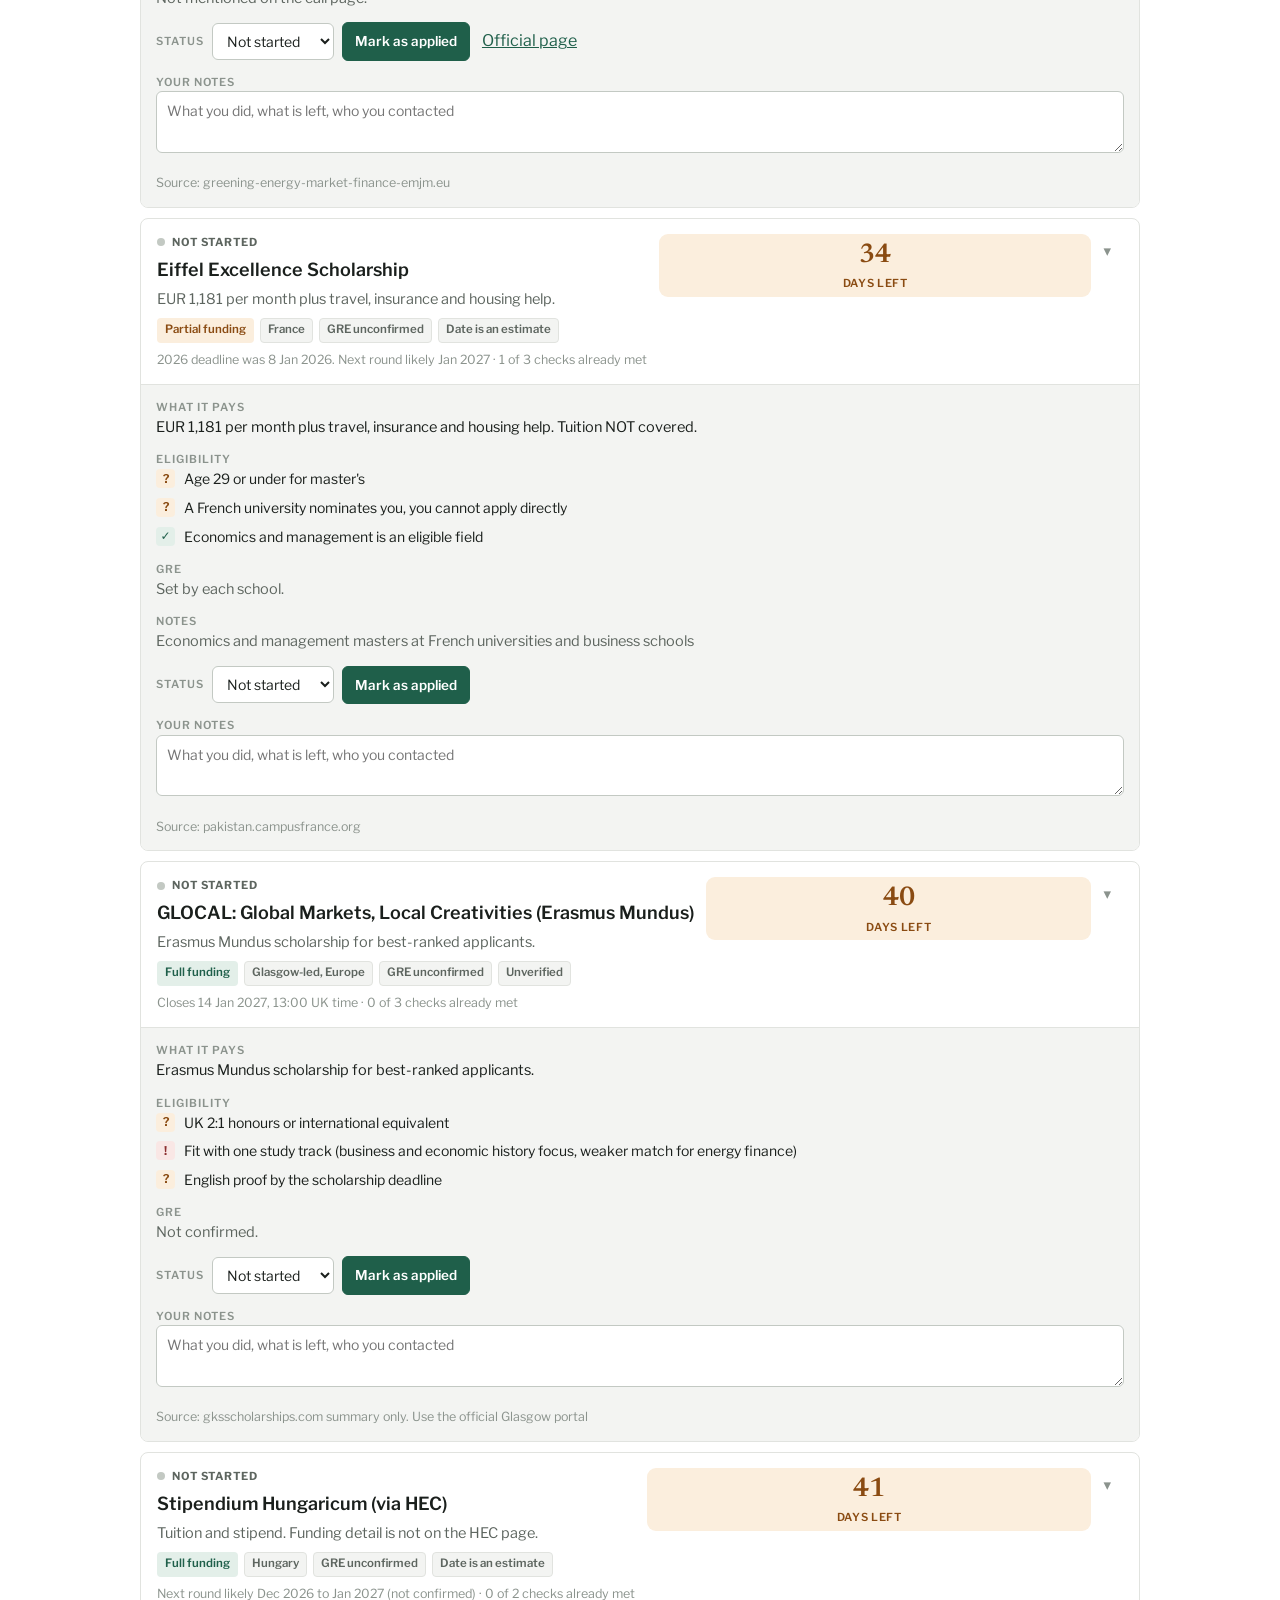
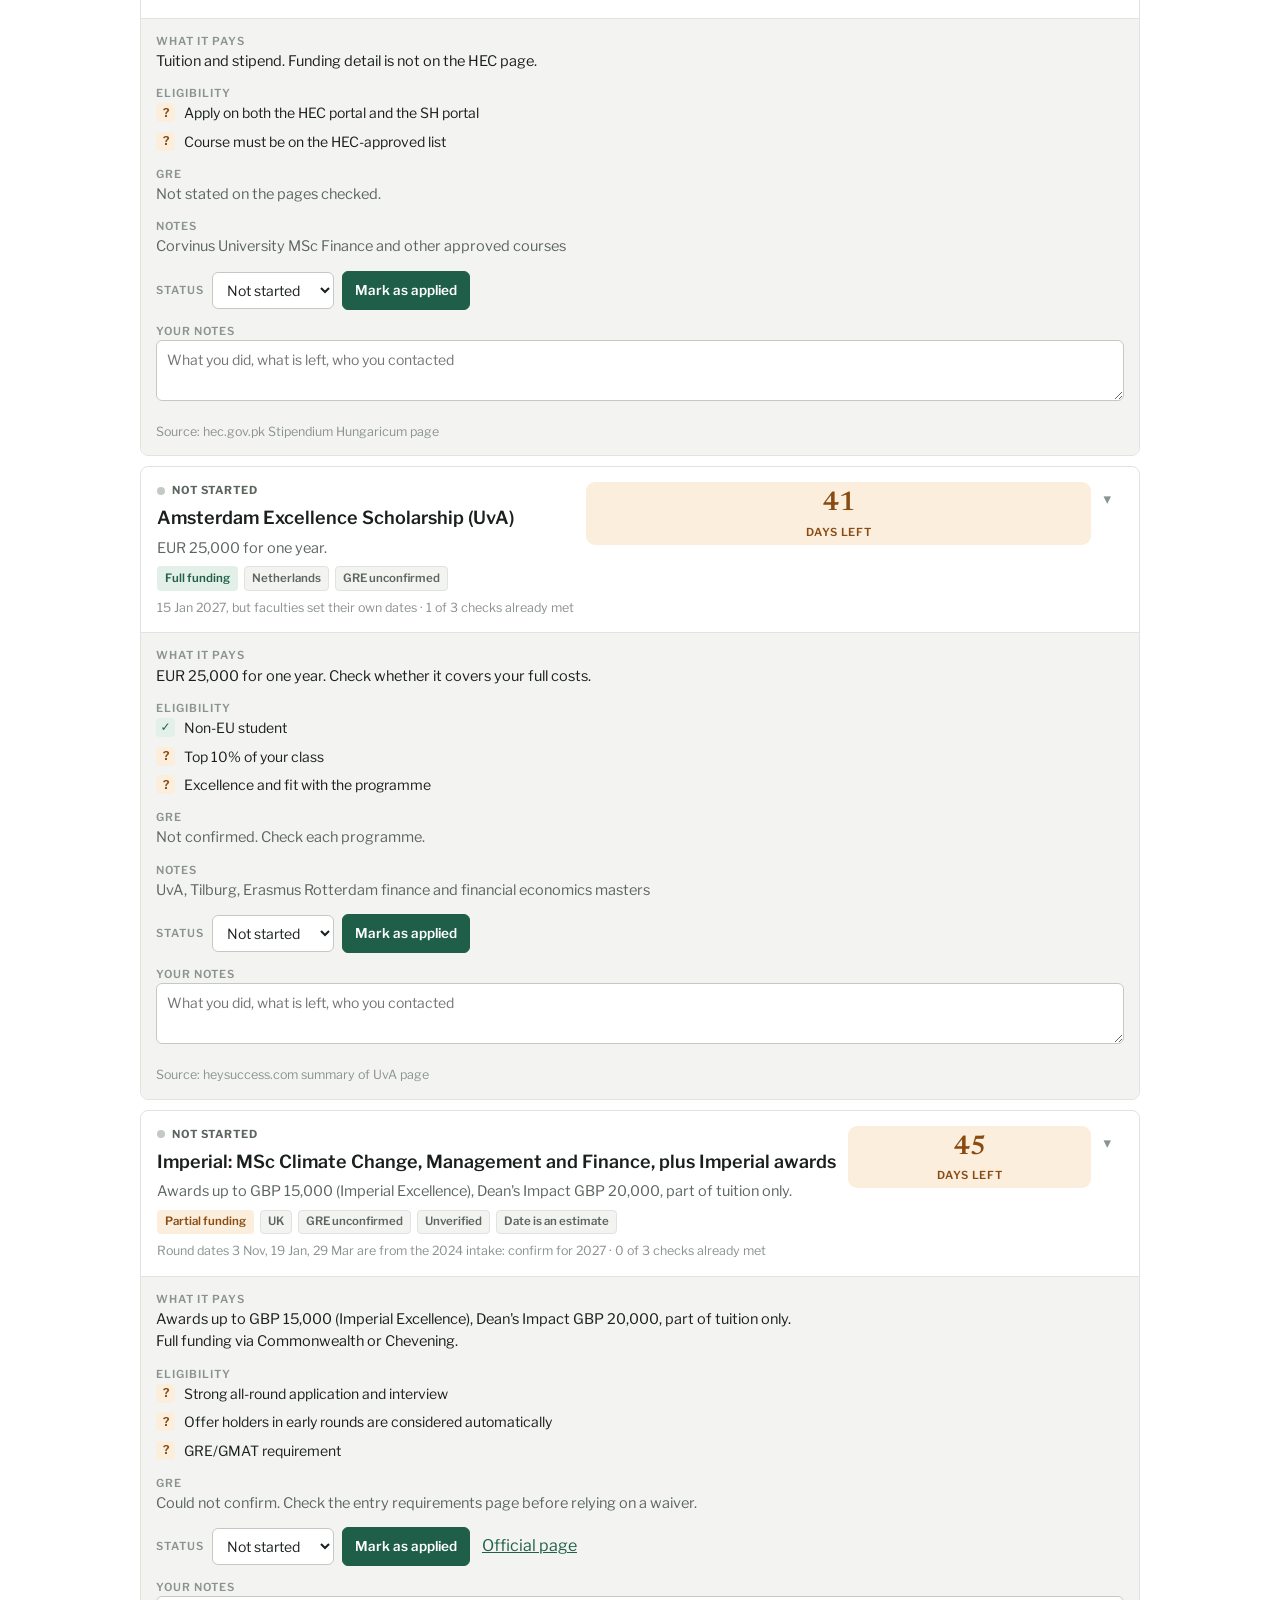
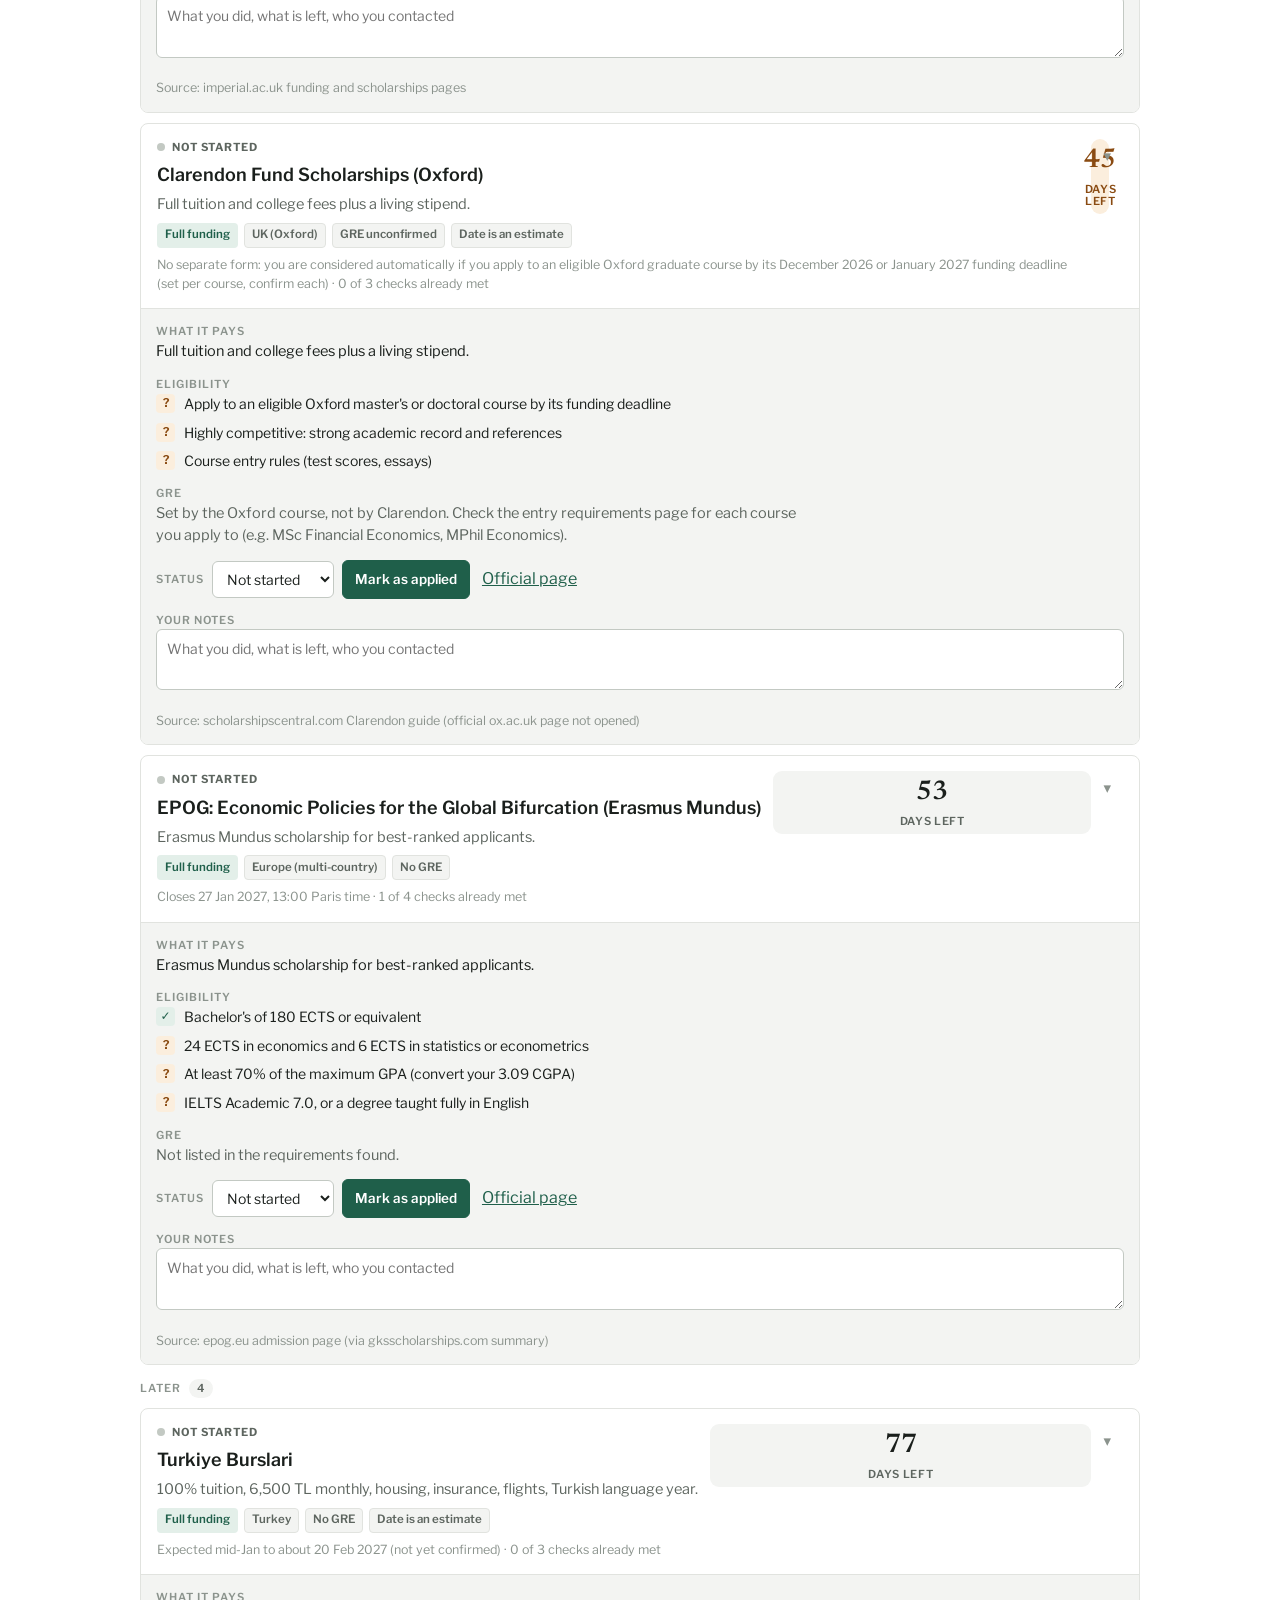
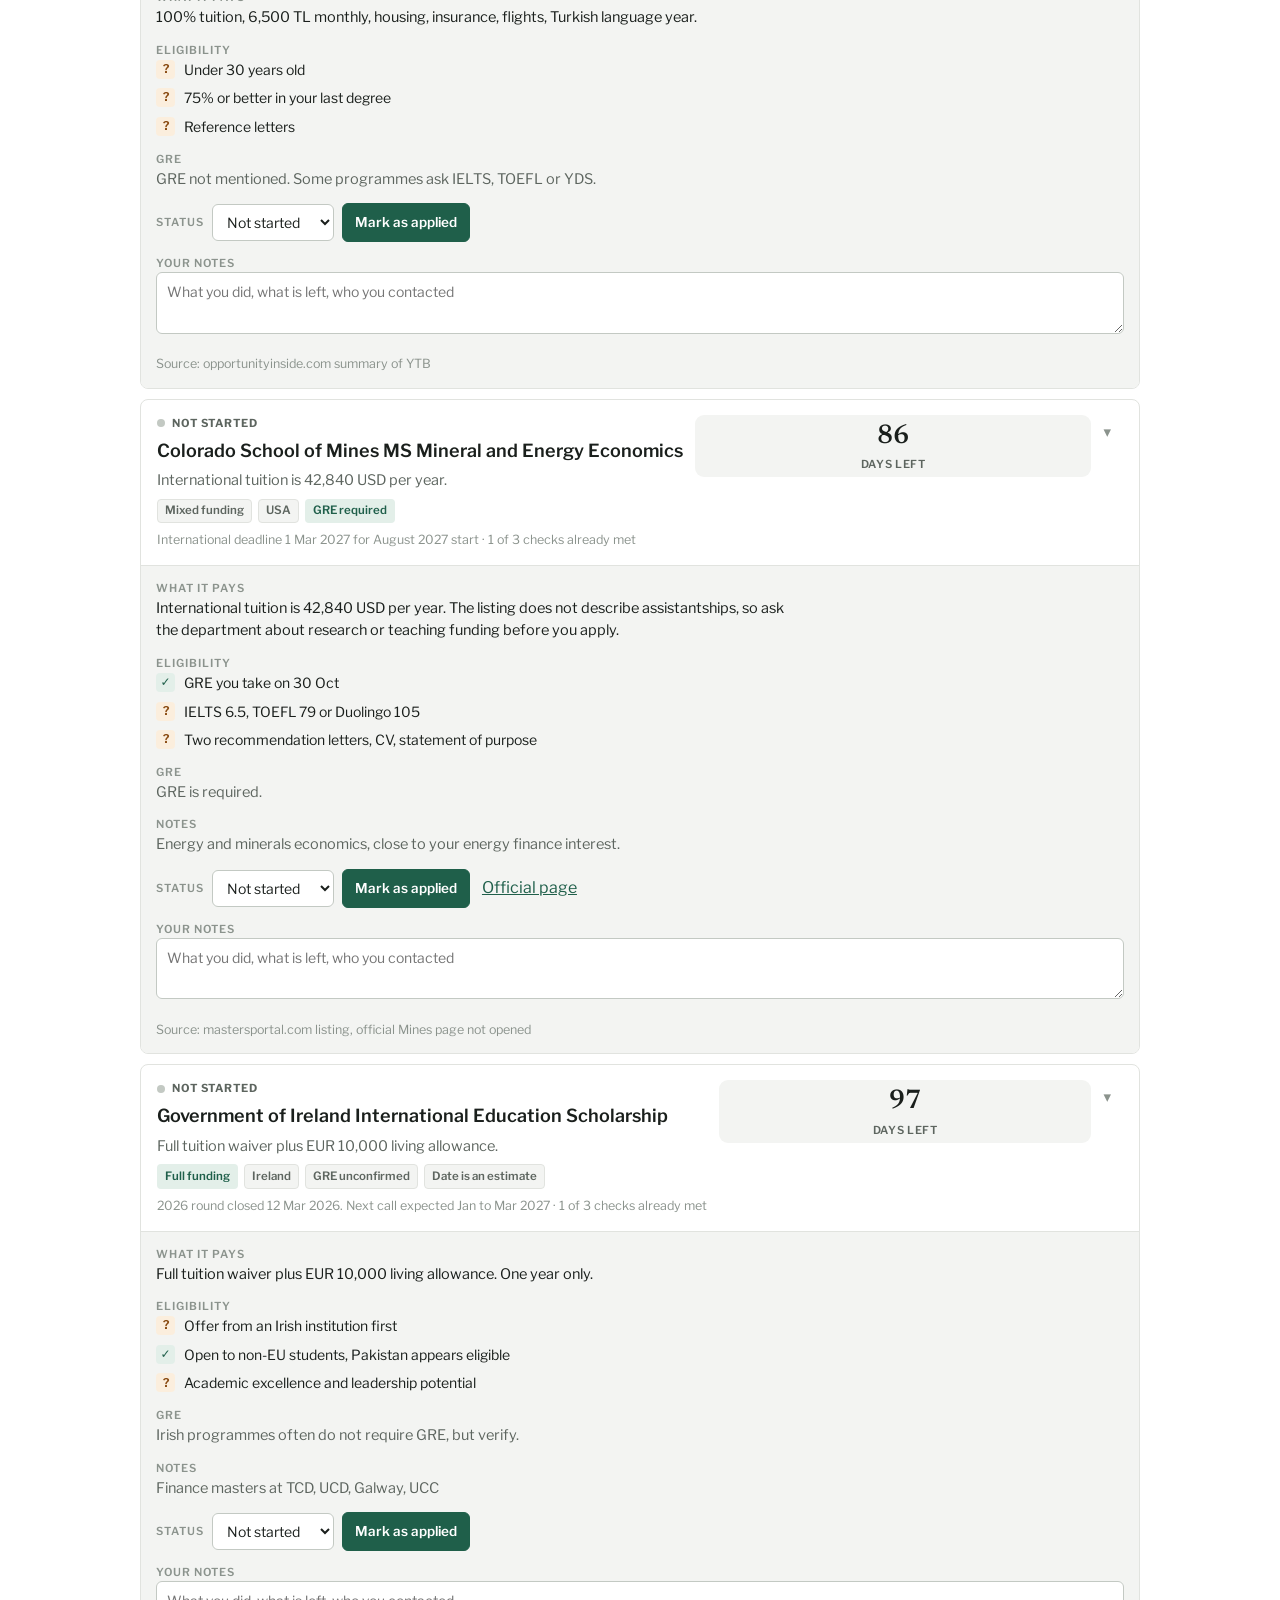
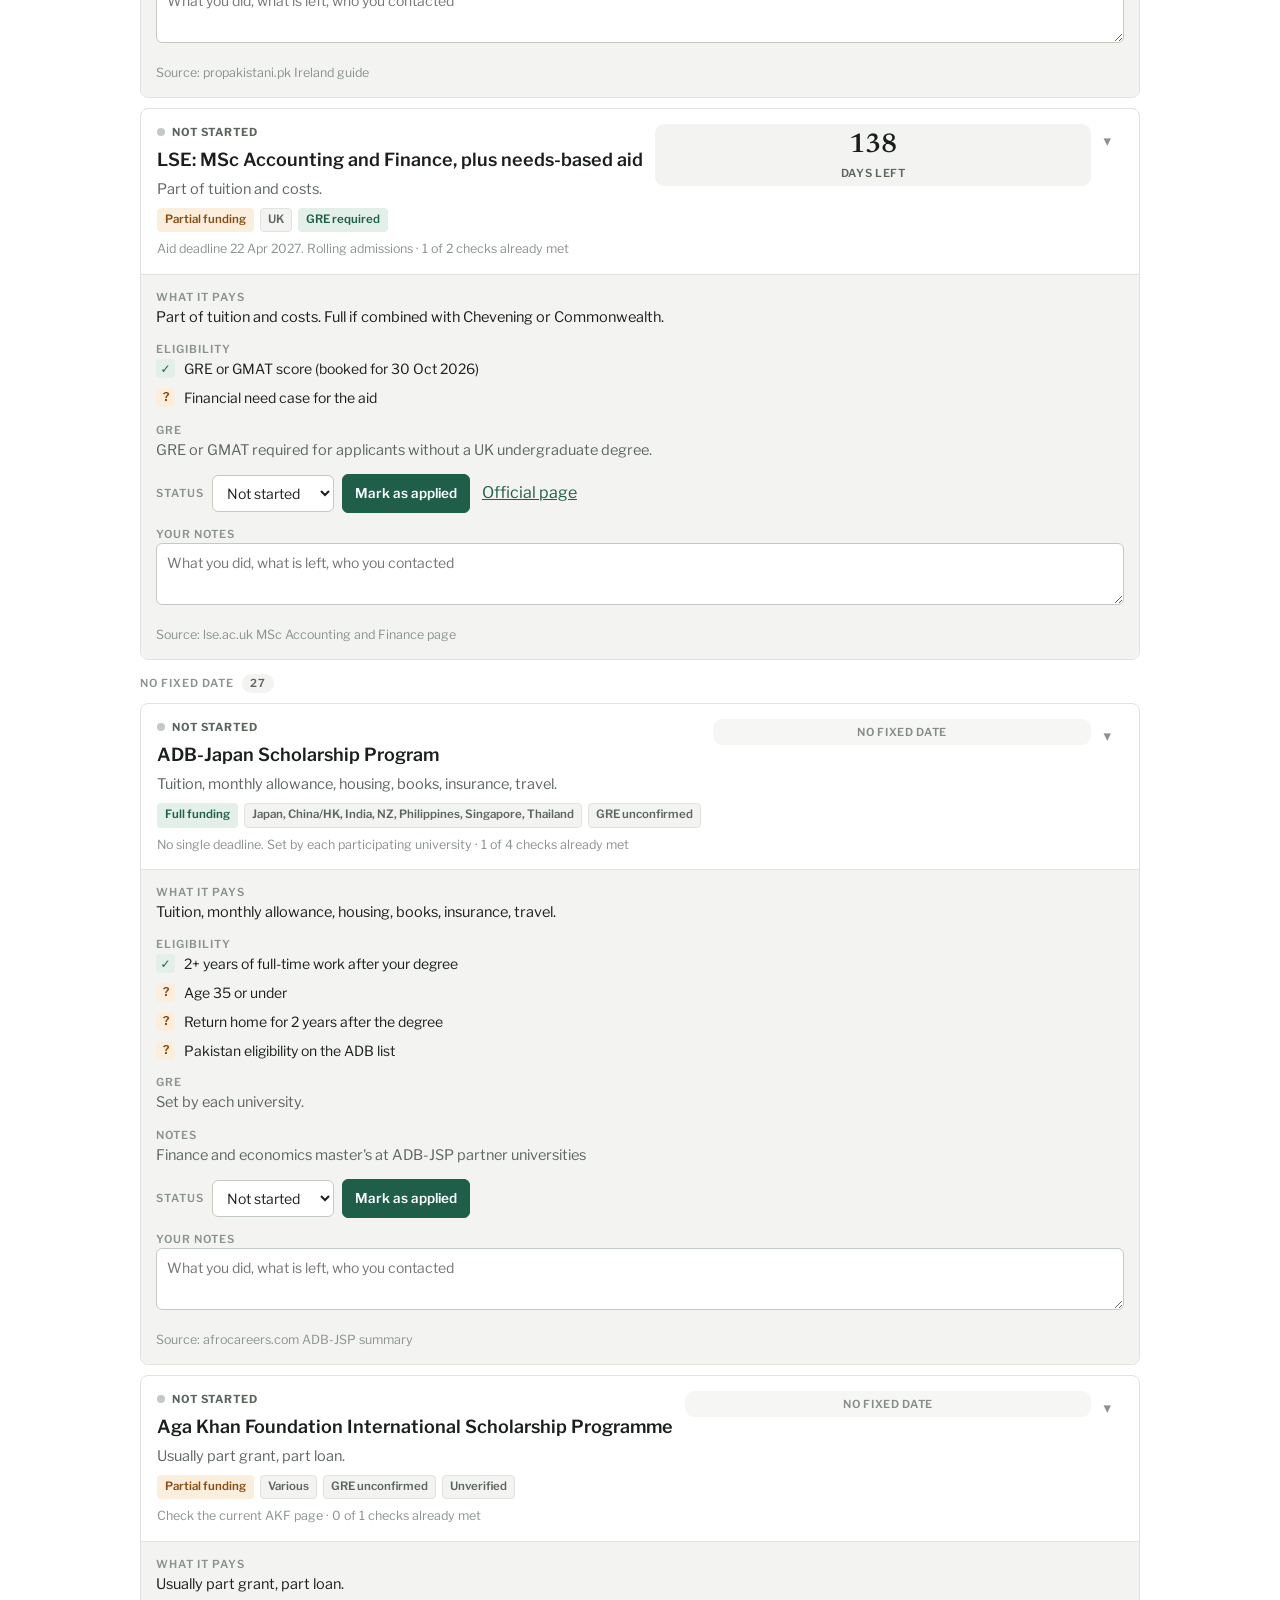
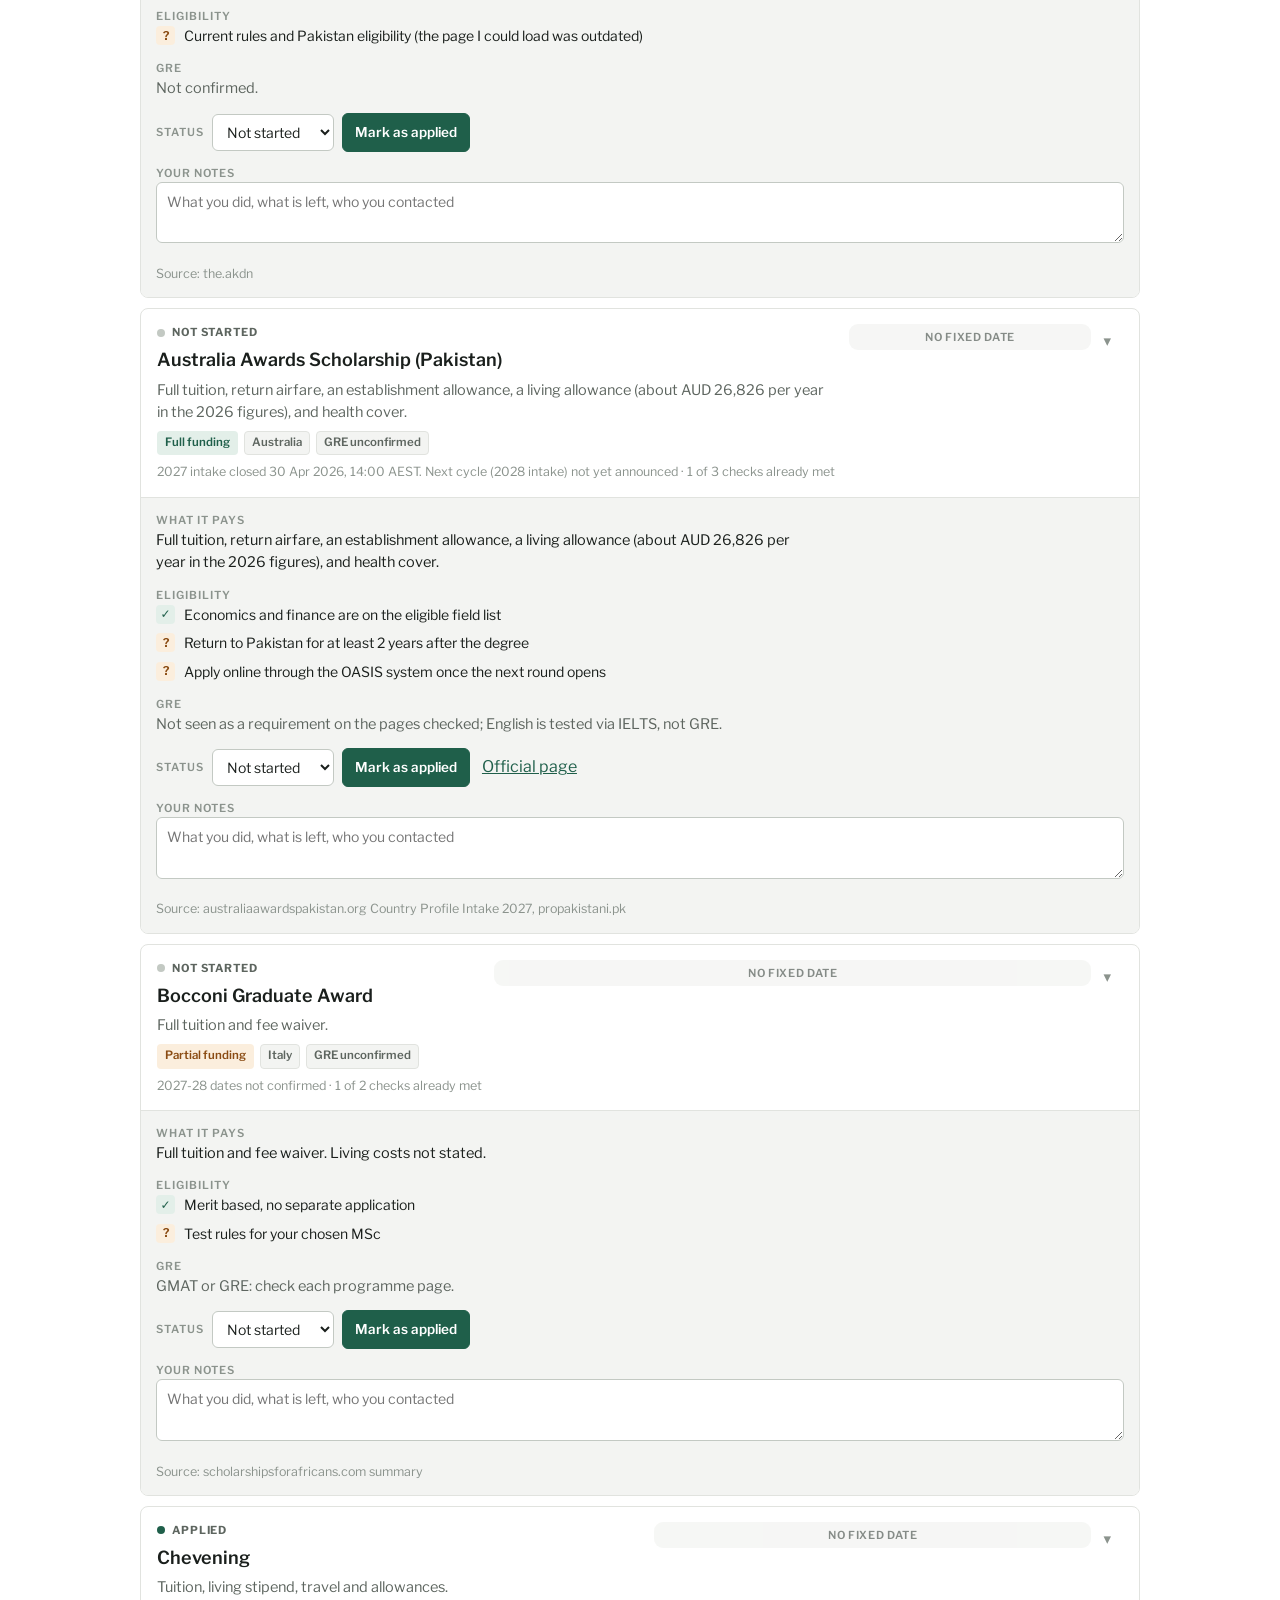
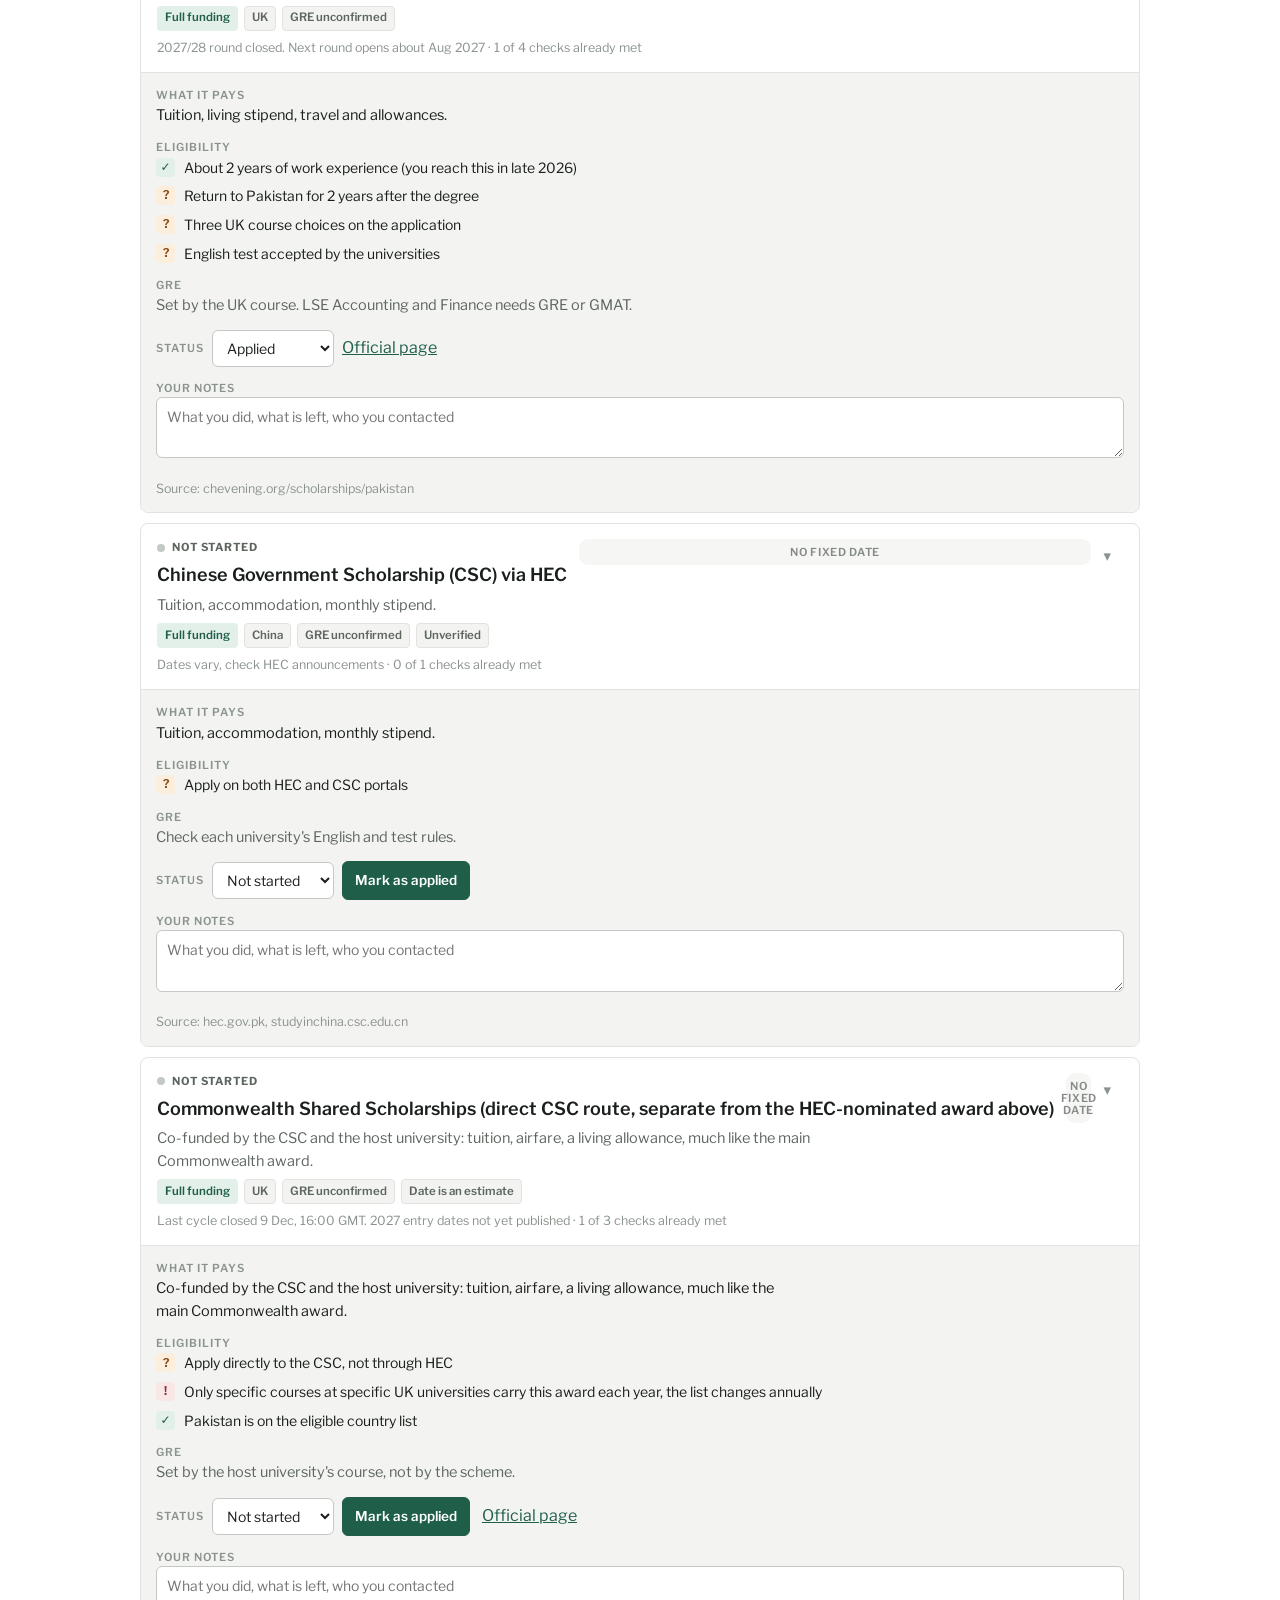
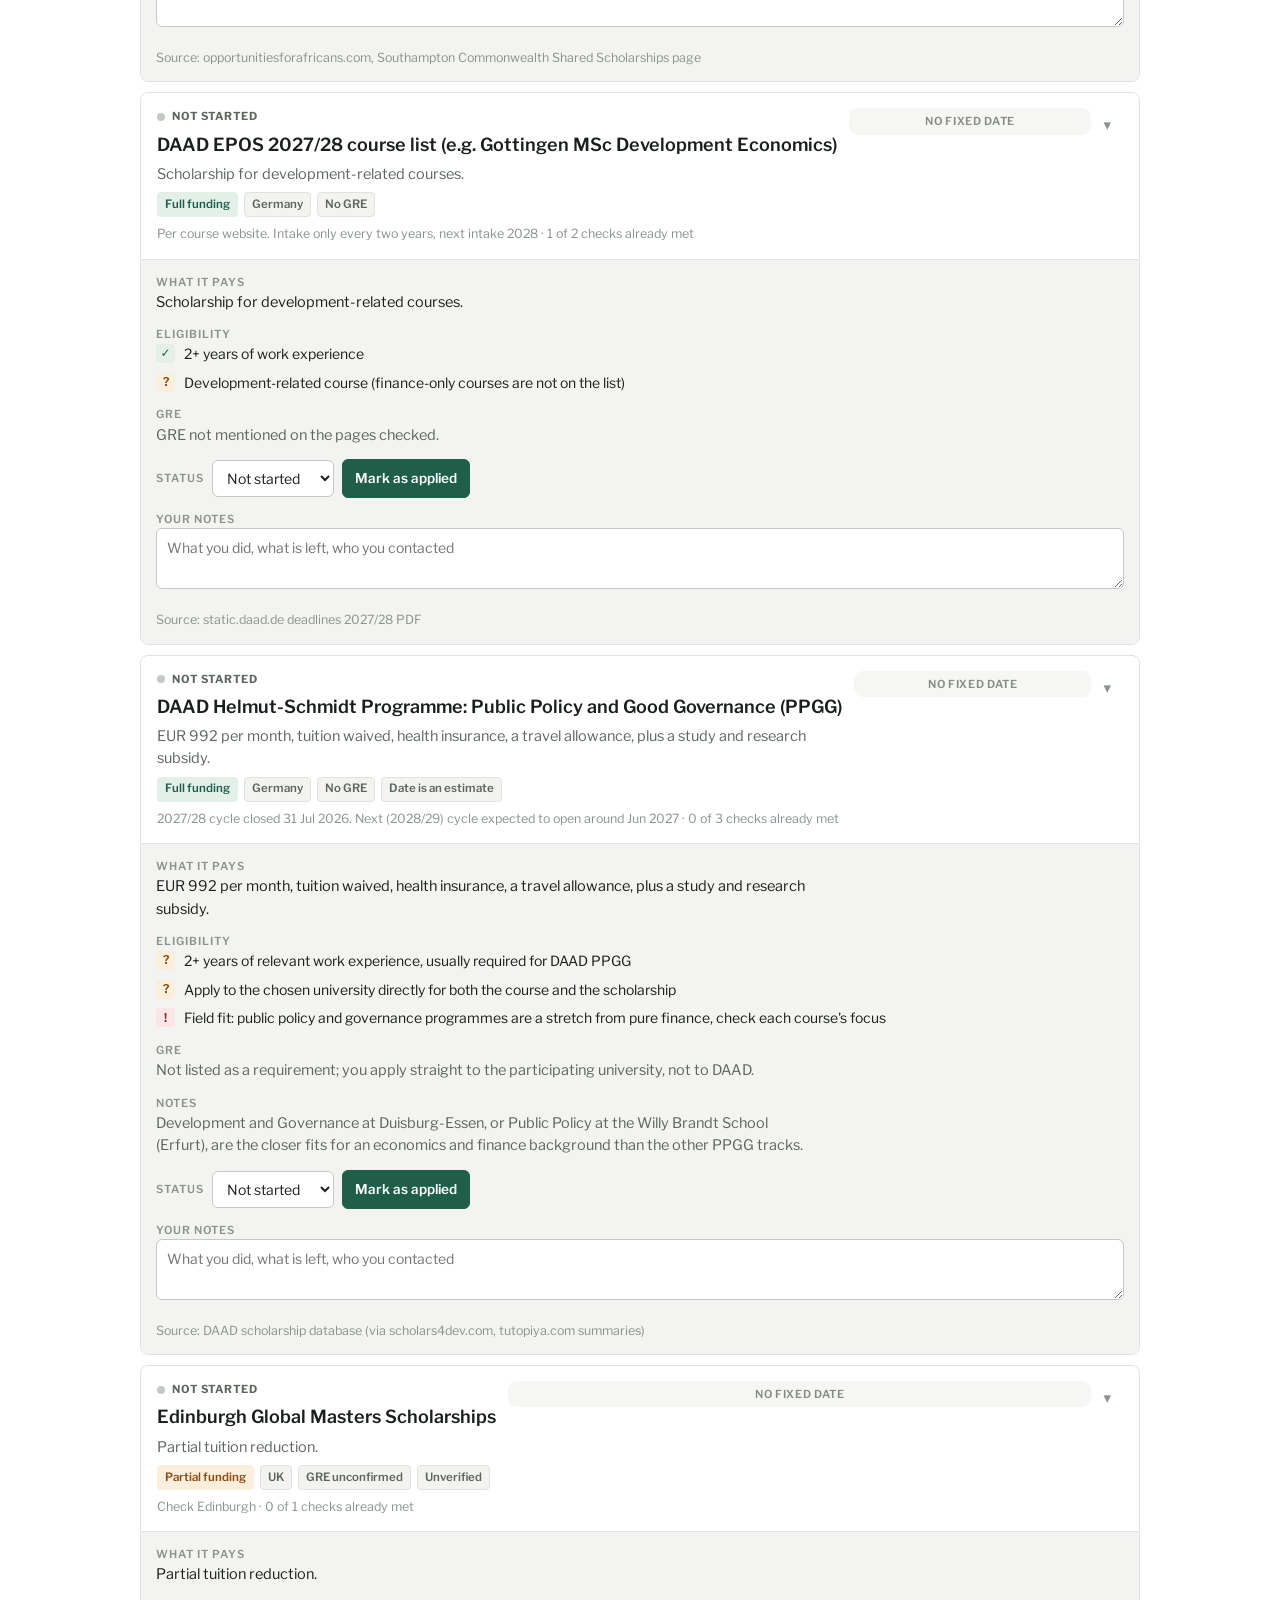
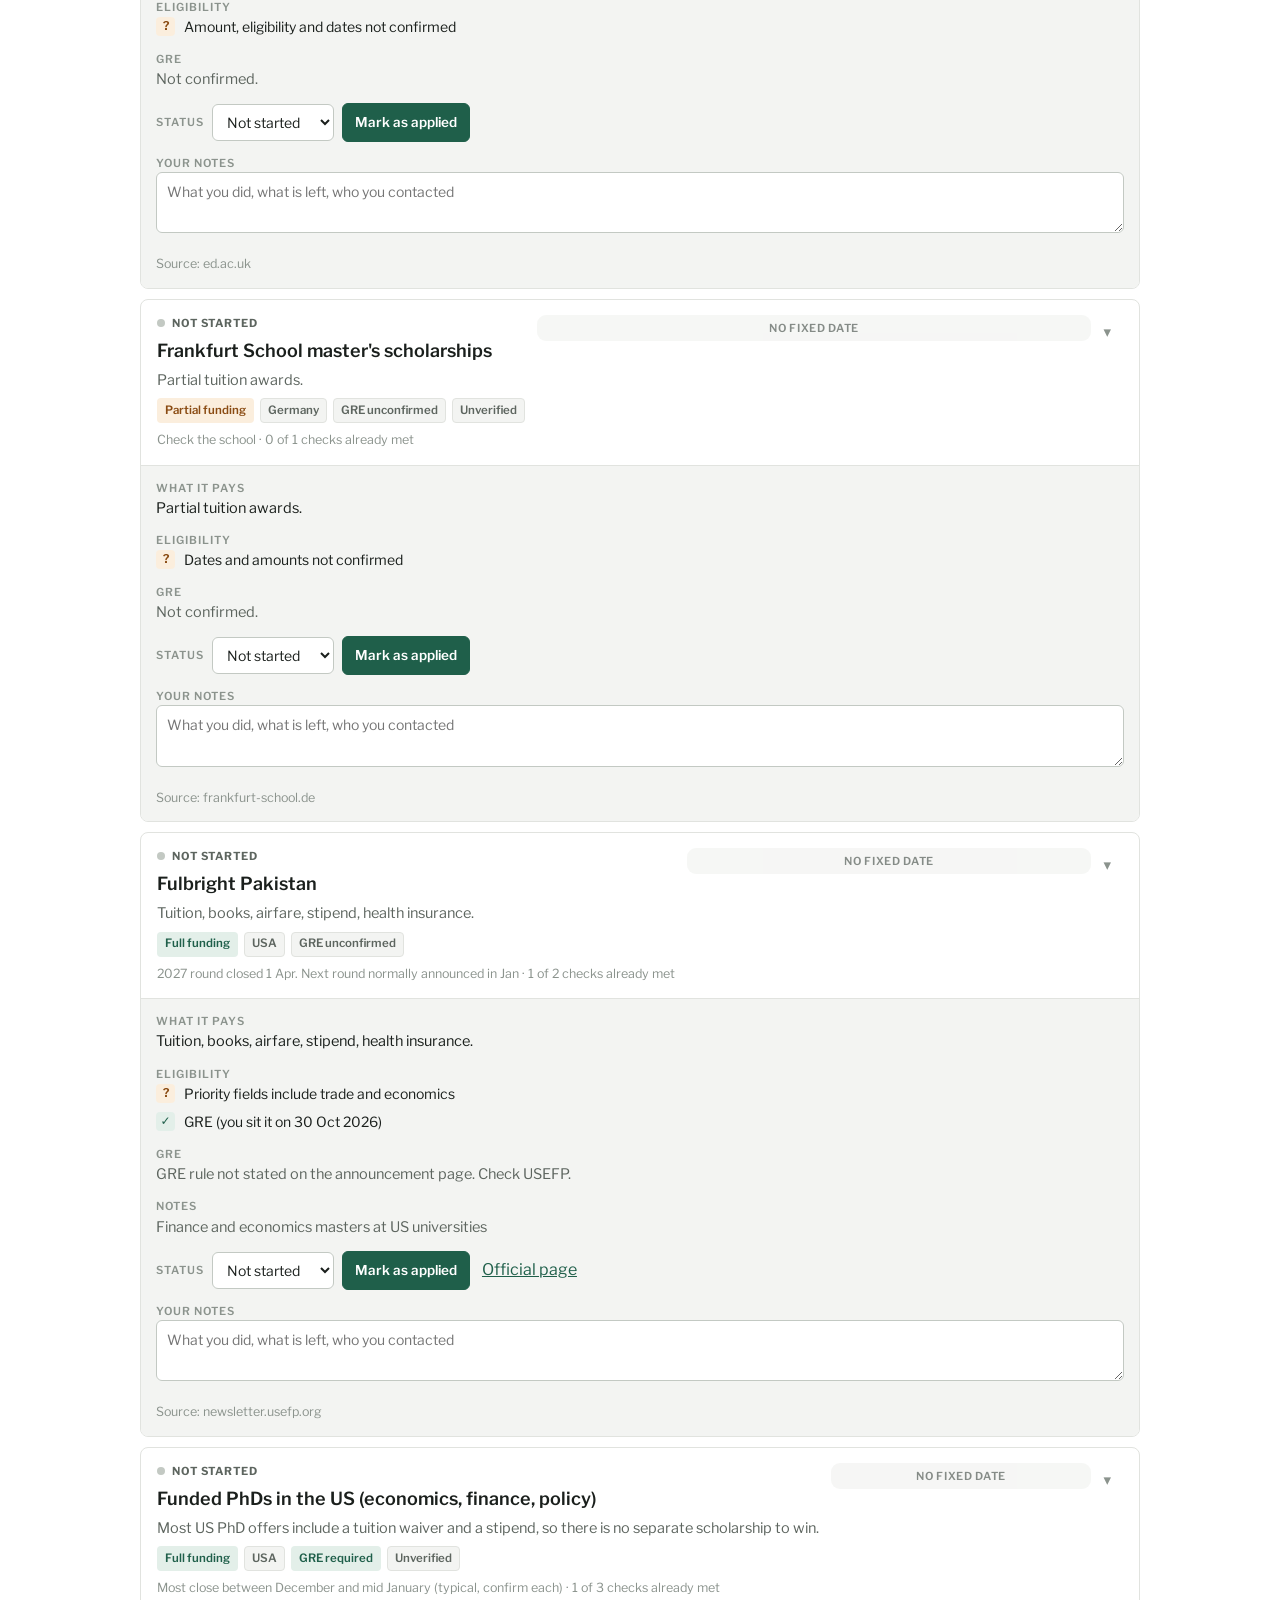
<file: deadlines.html>
<!doctype html>
<html lang="en">
<head>
<meta charset="utf-8">
<meta name="viewport" content="width=device-width,initial-scale=1,viewport-fit=cover">
<title>Deadlines</title>
<link rel="stylesheet" href="https://fonts.googleapis.com/css2?family=Newsreader:opsz,wght@6..72,400;6..72,600&family=Libre+Franklin:wght@400;500;600;700&display=swap">
<link rel="stylesheet" href="style.css">
</head>
<body>
<script src="data.js"></script>
<main>
  <header>
    <div class="site">
      <div class="brand"><b>Funding Tracker</b><span>Muhammad Abdullah · Lahore</span></div>
    </div>
    <nav class="topnav">
      <a href="index.html">Funding Plan</a>
      <a href="applied.html">Applications</a>
      <a href="deadlines.html" class="active">Deadlines</a>
      <a href="profile.html">Profile</a>
    </nav>
    <h1>Deadlines</h1>
    <p class="sub">Every programme, closest deadline first, whatever its status. Use this to see what needs a decision this week versus what can wait.</p>
  </header>

  <div class="tiles" id="tiles"></div>
  <div class="list" id="groups"></div>

  <div class="foot">
    <span id="saveNote" class="save"></span>
    <span>Dates marked "estimate" are not confirmed by the awarding body, check the official page before you plan around them.</span>
  </div>
</main>
<script>
var BUCKETS=[
  ["hot","Closing within 14 days",function(dd){return dd!==null&&dd>=0&&dd<=14}],
  ["warm","Within 60 days",function(dd){return dd!==null&&dd>14&&dd<=60}],
  ["later","Later",function(dd){return dd!==null&&dd>60}],
  ["none","No fixed date",function(dd){return dd===null}],
  ["past","Closed",function(dd){return dd!==null&&dd<0}]
];

function renderDeadlines(focus){
  var withDate=P.filter(function(p){return dleft(p)!==null&&dleft(p)>=0}).length;
  var soon=P.filter(function(p){var dd=dleft(p);return dd!==null&&dd>=0&&dd<=14}).length;
  var t=[[P.length,"Total programmes"],[withDate,"Open with a date"],[soon,"Closing within 14 days"]];
  document.getElementById("tiles").innerHTML=t.map(function(x){
    return '<div class="tile"><b>'+x[0]+'</b><span>'+x[1]+'</span></div>'}).join("");

  var G=document.getElementById("groups");G.textContent="";
  BUCKETS.forEach(function(bx){
    var items=P.filter(function(p){return bx[2](dleft(p))}).sort(function(a,b){
      var da=dleft(a),db_=dleft(b);
      if(da===null&&db_===null)return a.n.localeCompare(b.n);
      if(da===null)return 1;if(db_===null)return -1;
      return da-db_;
    });
    if(!items.length)return;
    var sec=document.createElement("div");sec.className="grp";
    var h=document.createElement("div");h.className="lbl";h.innerHTML=esc(bx[1])+'<span class="n">'+items.length+'</span>';
    sec.appendChild(h);
    var L=document.createElement("div");L.className="list";
    items.forEach(function(p){L.appendChild(card(p,focus===p.i))});
    sec.appendChild(L);
    G.appendChild(sec);
  });
  if(focus){var el=document.getElementById("c-"+focus);if(el&&el.scrollIntoView)el.scrollIntoView({block:"nearest"})}
}

onRefresh(function(id){renderDeadlines(id)});
renderDeadlines();
cloudSync();
</script>

</body>
</html>
</file>
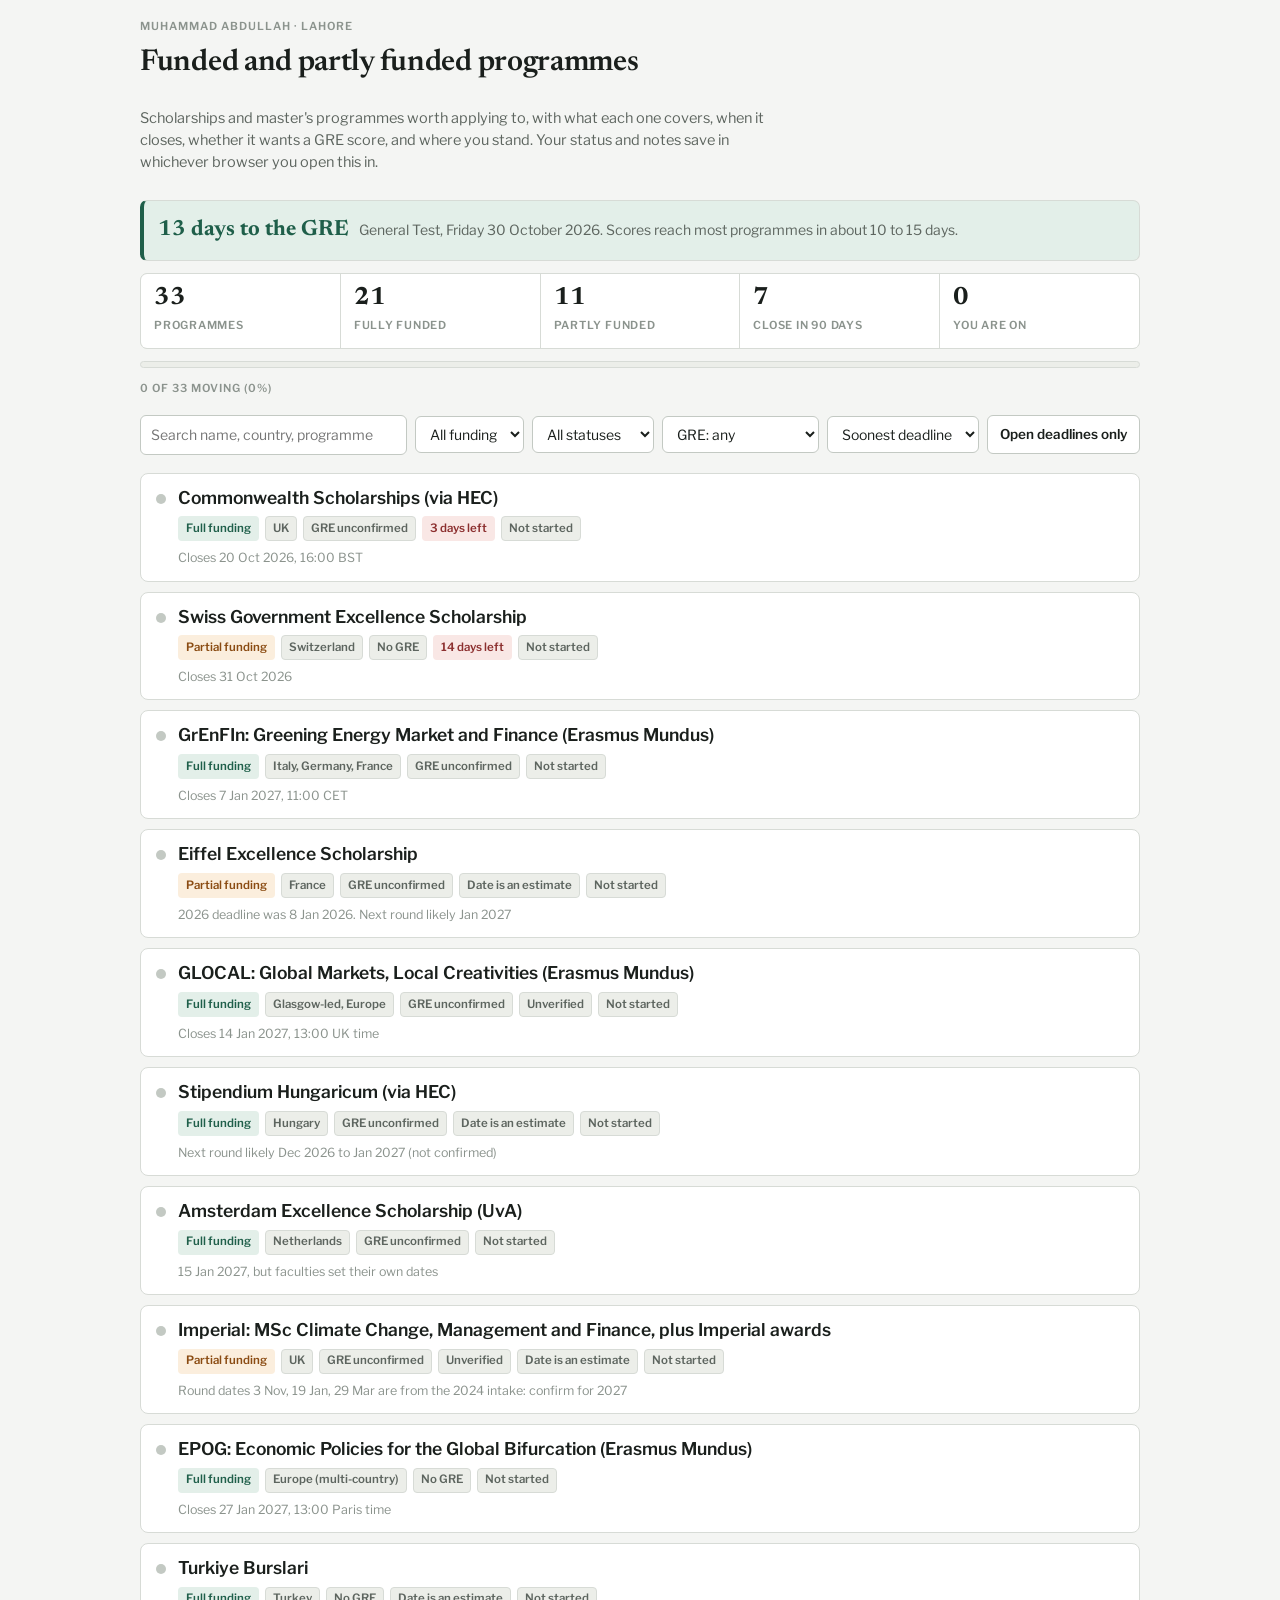
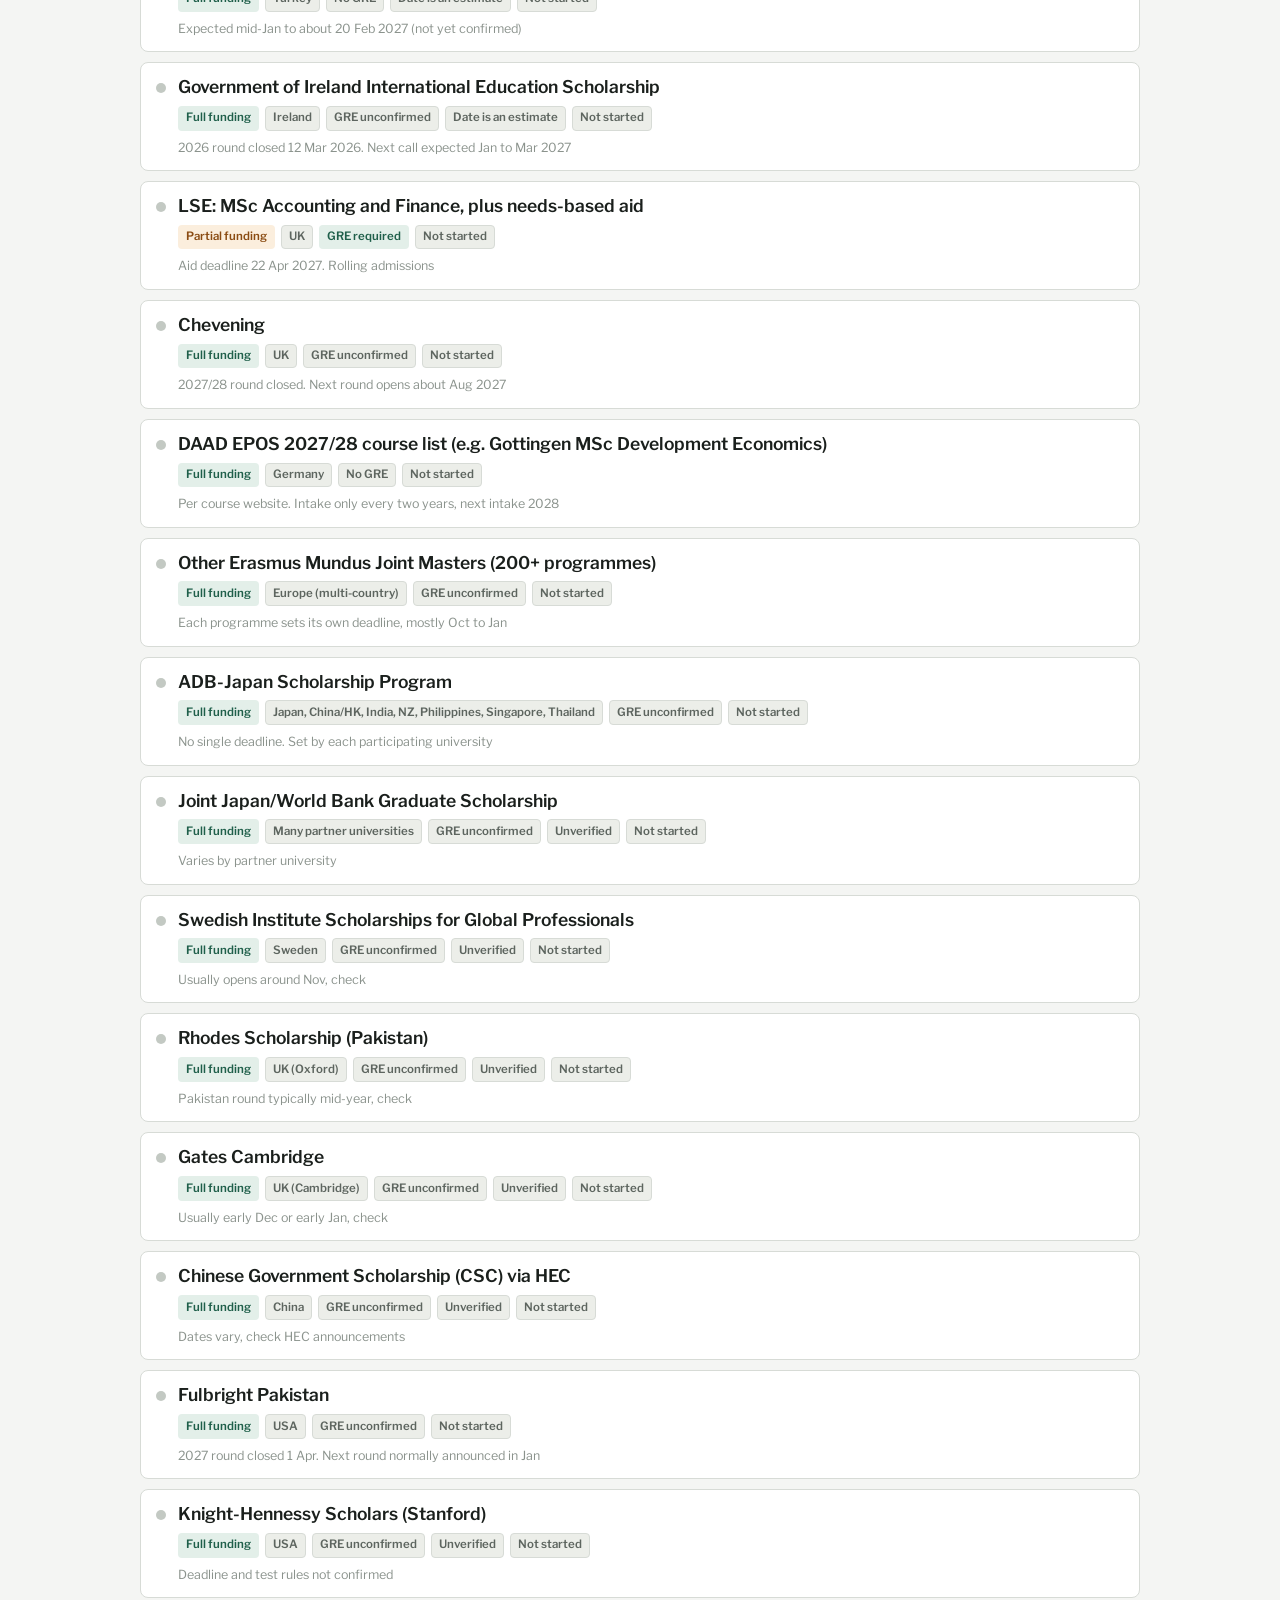
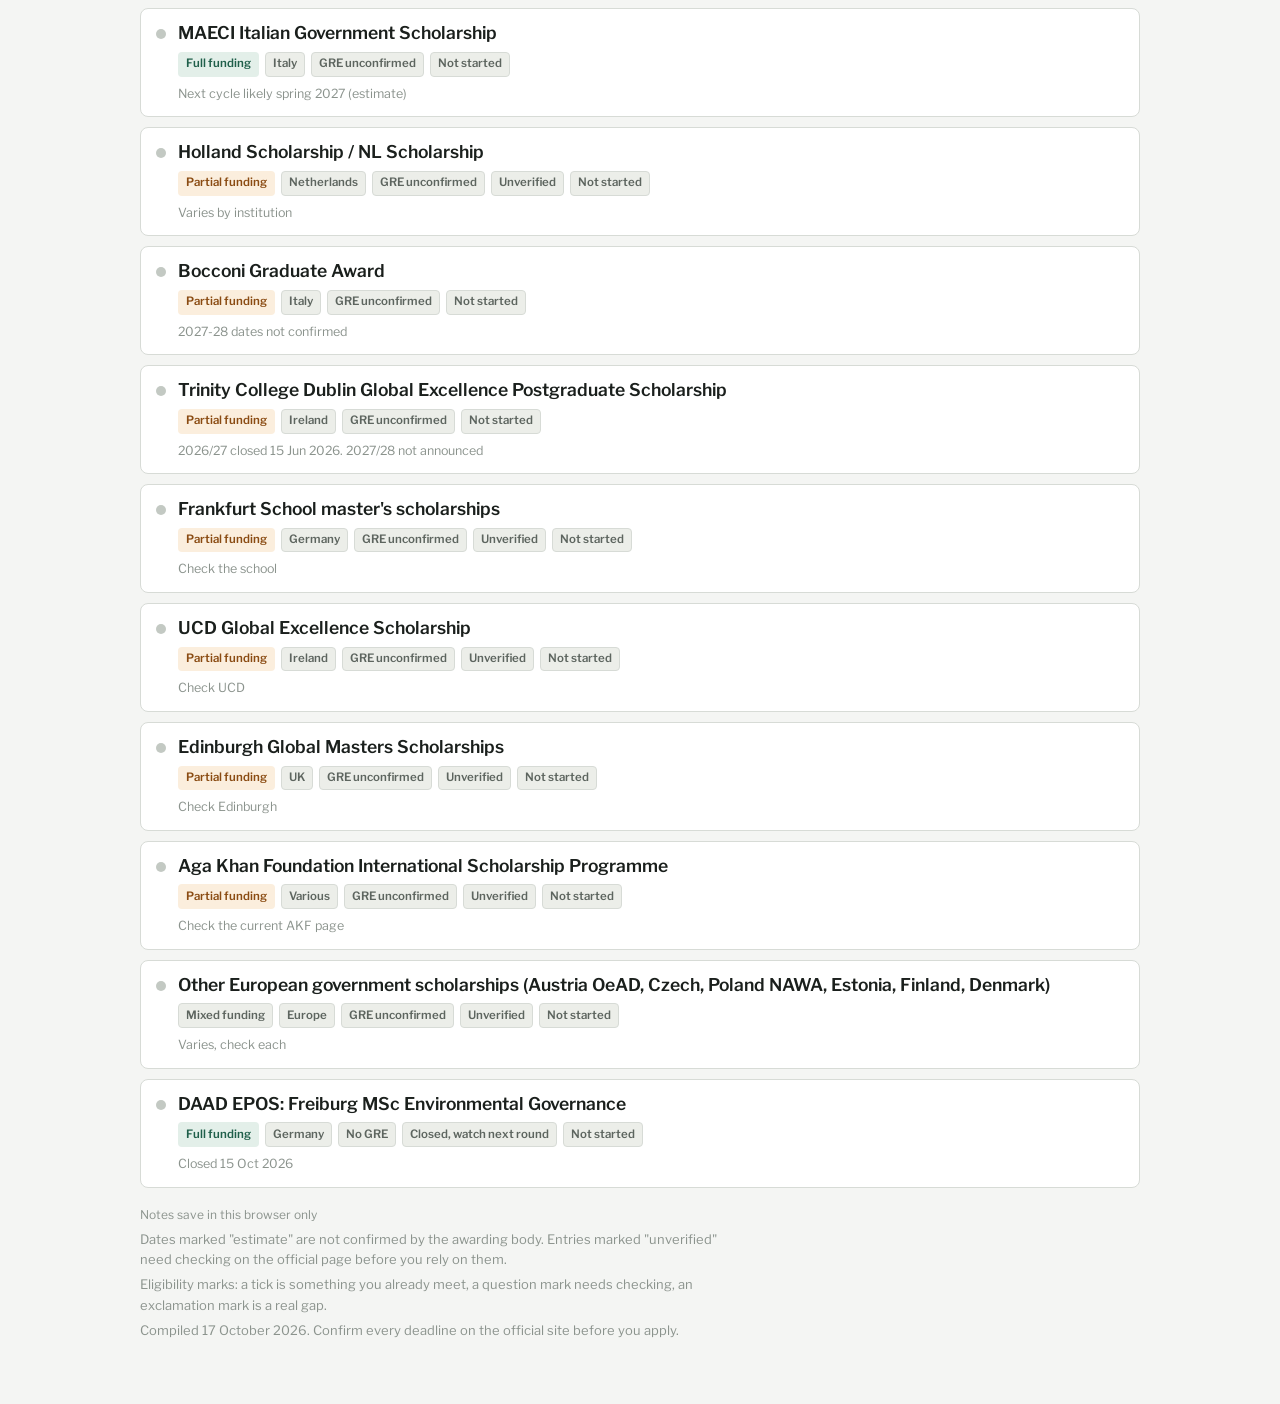
<file: funding-tracker.html>
<!doctype html>
<html lang="en">
<head>
<meta charset="utf-8">
<meta name="viewport" content="width=device-width,initial-scale=1,viewport-fit=cover">
<style>
:root{color-scheme:light;padding-top:env(safe-area-inset-top,0px);padding-bottom:env(safe-area-inset-bottom,0px)}
body{margin:0;font:14px system-ui,sans-serif}
img{max-width:100%}
[hidden]{display:none!important}
</style>
</head>
<body>
<title>Funding Tracker</title>
<meta name="claude:viewport-fit-sides" content="cover">
<link rel="stylesheet" href="https://fonts.googleapis.com/css2?family=Newsreader:opsz,wght@6..72,400;6..72,600&family=Libre+Franklin:wght@400;500;600;700&display=swap">
<style>
:root{
--bg:#f4f5f3;--surface:#ffffff;--surface2:#eceee9;--fg:#1a1f1c;--muted:#5d655f;--faint:#8b938d;
--line:#d7dbd6;--line2:#c3c9c3;--accent:#1f5f4a;--accent-fg:#ffffff;--accent-soft:#e3efe9;
--warn:#8a4b12;--warn-soft:#fbeedd;--bad:#8c2f2f;--bad-soft:#f9e7e5;--good:#1f5f4a;--good-soft:#e3efe9;
}
@media (prefers-color-scheme: dark){:root:not([data-theme="light"]){
--bg:#131714;--surface:#1b201d;--surface2:#232924;--fg:#e7eae7;--muted:#9ba49d;--faint:#79827b;
--line:#2d342f;--line2:#3b443d;--accent:#7fc3a9;--accent-fg:#10140f;--accent-soft:#1e2a25;
--warn:#e0a567;--warn-soft:#2d2318;--bad:#e09a93;--bad-soft:#2d1d1c;--good:#7fc3a9;--good-soft:#1e2a25;
color-scheme:dark}}
:root[data-theme="dark"]{
--bg:#131714;--surface:#1b201d;--surface2:#232924;--fg:#e7eae7;--muted:#9ba49d;--faint:#79827b;
--line:#2d342f;--line2:#3b443d;--accent:#7fc3a9;--accent-fg:#10140f;--accent-soft:#1e2a25;
--warn:#e0a567;--warn-soft:#2d2318;--bad:#e09a93;--bad-soft:#2d1d1c;--good:#7fc3a9;--good-soft:#1e2a25;
color-scheme:dark}
*{box-sizing:border-box}
body{background:var(--bg);color:var(--fg);margin:0;font:16px/1.55 "Libre Franklin",system-ui,sans-serif;
padding-block:18px 64px;padding-left:max(16px,env(safe-area-inset-left,0px));padding-right:max(16px,env(safe-area-inset-right,0px))}
main{max-width:1000px;margin:0 auto;display:flex;flex-direction:column;gap:18px}
h1,h2,h3{margin:0;text-wrap:balance;font-family:Newsreader,Georgia,serif;font-weight:600}
h1{font-size:30px;line-height:1.1;letter-spacing:-.01em}
.sub{color:var(--muted);font-size:14.5px;max-width:65ch}
.lbl{font-size:11px;letter-spacing:.09em;text-transform:uppercase;color:var(--faint);font-weight:600}
header{display:flex;flex-direction:column;gap:12px}
.gre{display:flex;flex-wrap:wrap;align-items:baseline;gap:10px;background:var(--accent-soft);border:1px solid var(--line);
border-left:4px solid var(--accent);border-radius:7px;padding:12px 14px;min-width:0}
.gre b{font-family:Newsreader,Georgia,serif;font-size:22px;color:var(--accent)}
.gre span{font-size:14px;color:var(--muted)}
.tiles{display:grid;grid-template-columns:repeat(auto-fit,minmax(118px,1fr));gap:1px;background:var(--line);
border:1px solid var(--line);border-radius:7px;overflow:hidden}
.tile{background:var(--surface);padding:11px 13px;min-width:0}
.tile b{display:block;font-family:Newsreader,Georgia,serif;font-size:25px;line-height:1.1}
.tile span{font-size:11px;letter-spacing:.07em;text-transform:uppercase;color:var(--faint);font-weight:600}
.bar{height:7px;border-radius:4px;background:var(--surface2);overflow:hidden;border:1px solid var(--line)}
.bar i{display:block;height:100%;background:var(--accent)}
.ctl{display:flex;flex-wrap:wrap;gap:8px;align-items:center}
select,input[type=search],textarea{font:inherit;font-size:14px;background:var(--surface);color:var(--fg);
border:1px solid var(--line2);border-radius:6px;padding:8px 10px;min-width:0;max-width:100%}
input[type=search]{flex:1 1 180px}
textarea{width:100%;min-height:58px;resize:vertical;font-size:14px}
button{font:inherit;font-size:13.5px;font-weight:600;border-radius:6px;padding:8px 12px;cursor:pointer;
border:1px solid var(--line2);background:var(--surface);color:var(--fg)}
button.pri{background:var(--accent);border-color:var(--accent);color:var(--accent-fg)}
button[aria-pressed=true]{background:var(--accent-soft);border-color:var(--accent);color:var(--accent)}
.list{display:flex;flex-direction:column;gap:10px}
article{background:var(--surface);border:1px solid var(--line);border-radius:8px;overflow:hidden}
.top{display:flex;gap:12px;align-items:flex-start;padding:13px 15px;cursor:pointer}
.top:hover{background:var(--surface2)}
.top h3{font-size:17.5px;line-height:1.3;font-family:"Libre Franklin",sans-serif;font-weight:600;min-width:0}
.top>div{min-width:0;flex:1;display:flex;flex-direction:column;gap:7px}
.tags{display:flex;flex-wrap:wrap;gap:6px}
.tag{font-size:11.5px;font-weight:600;padding:2.5px 7px;border-radius:4px;background:var(--surface2);
color:var(--muted);border:1px solid var(--line)}
.tag.full{background:var(--good-soft);color:var(--good);border-color:transparent}
.tag.part{background:var(--warn-soft);color:var(--warn);border-color:transparent}
.tag.due{background:var(--bad-soft);color:var(--bad);border-color:transparent}
.tag.gre{background:var(--accent-soft);color:var(--accent);border-color:transparent}
.dot{flex:none;width:10px;height:10px;border-radius:50%;margin-top:7px;background:var(--line2)}
.body{border-top:1px solid var(--line);padding:14px 15px;display:flex;flex-direction:column;gap:13px;background:var(--surface2)}
.body p{margin:0;font-size:14.5px;color:var(--muted);max-width:65ch}
.body p.g{color:var(--fg)}
ul.req{list-style:none;margin:0;padding:0;display:flex;flex-direction:column;gap:7px}
ul.req li{display:flex;gap:9px;align-items:flex-start;font-size:14px;min-width:0}
.mk{flex:none;width:19px;height:19px;border-radius:4px;font-size:12px;font-weight:700;display:grid;place-items:center;margin-top:1px}
.mk.ok{background:var(--good-soft);color:var(--good)}
.mk.check{background:var(--warn-soft);color:var(--warn)}
.mk.gap{background:var(--bad-soft);color:var(--bad)}
.row{display:flex;flex-wrap:wrap;gap:8px;align-items:center}
.src{font-size:12.5px;color:var(--faint)}
a{color:var(--accent)}
.foot{font-size:13px;color:var(--faint);max-width:65ch;display:flex;flex-direction:column;gap:5px}
.save{font-size:12px;color:var(--faint);min-height:16px}
@media(max-width:480px){h1{font-size:25px}.tile b{font-size:21px}}
</style>
<script>
var P=[
{i:"commonwealth",n:"Commonwealth Scholarships (via HEC)",k:"Scholarship",f:"Full",c:"UK",l:"Master's (taught), PhD",cov:"Tuition, airfare, monthly living allowance, study travel grant.",dt:"Closes 20 Oct 2026, 16:00 BST",d:"2026-10-20",g:["unk","The scheme does not set a GRE rule. The UK course you choose does."],v:1,src:"propakistani.pk, 21 Sep 2026",r:[["Full-time taught master's only (no MBA)","ok"],["IELTS 6.5 or equivalent","check"],["Apply on the CSC system and get nomination through the approved agency (HEC)","check"],["Pakistani citizen","ok"]]},
{i:"chevening",n:"Chevening",k:"Scholarship",f:"Full",c:"UK",l:"Master's (1 year)",cov:"Tuition, living stipend, travel and allowances.",dt:"2027/28 round closed. Next round opens about Aug 2027",d:"",g:["unk","Set by the UK course. LSE Accounting and Finance needs GRE or GMAT."],v:1,src:"chevening.org/scholarships/pakistan",u:"https://www.chevening.org/scholarships/pakistan/",r:[["About 2 years of work experience (you reach this in late 2026)","ok"],["Return to Pakistan for 2 years after the degree","check"],["Three UK course choices on the application","check"],["English test accepted by the universities","check"]]},
{i:"epos-freiburg",n:"DAAD EPOS: Freiburg MSc Environmental Governance",k:"Scholarship",f:"Full",c:"Germany",l:"Master's, PhD",cov:"EUR 992 per month for master's, insurance, travel allowance, possible fee waiver.",dt:"Closed 15 Oct 2026",d:"2026-10-15",g:["none","GRE not mentioned."],v:1,src:"arynews.tv DAAD EPOS article",r:[["2+ years of relevant work experience","ok"],["Top third of your class","check"],["Economics background accepted, a finance degree is not the target","check"]]},
{i:"epos-list",n:"DAAD EPOS 2027/28 course list (e.g. Gottingen MSc Development Economics)",k:"Scholarship",f:"Full",c:"Germany",l:"Master's",cov:"Scholarship for development-related courses.",dt:"Per course website. Intake only every two years, next intake 2028",d:"",g:["none","GRE not mentioned on the pages checked."],v:1,src:"static.daad.de deadlines 2027/28 PDF",r:[["2+ years of work experience","ok"],["Development-related course (finance-only courses are not on the list)","check"]]},
{i:"turkiye",n:"Turkiye Burslari",k:"Scholarship",f:"Full",c:"Turkey",l:"Master's, PhD",cov:"100% tuition, 6,500 TL monthly, housing, insurance, flights, Turkish language year.",dt:"Expected mid-Jan to about 20 Feb 2027 (not yet confirmed)",d:"2027-02-20",est:1,g:["none","GRE not mentioned. Some programmes ask IELTS, TOEFL or YDS."],v:1,src:"opportunityinside.com summary of YTB",r:[["Under 30 years old","check"],["75% or better in your last degree","check"],["Reference letters","check"]]},
{i:"hungary",n:"Stipendium Hungaricum (via HEC)",k:"Scholarship",f:"Full",c:"Hungary",l:"Master's (100 seats for Pakistan), PhD",cov:"Tuition and stipend. Funding detail is not on the HEC page.",dt:"Next round likely Dec 2026 to Jan 2027 (not confirmed)",d:"2027-01-15",est:1,g:["unk","Not stated on the pages checked."],v:1,pr:"Corvinus University MSc Finance and other approved courses",src:"hec.gov.pk Stipendium Hungaricum page",r:[["Apply on both the HEC portal and the SH portal","check"],["Course must be on the HEC-approved list","check"]]},
{i:"grenfin",n:"GrEnFIn: Greening Energy Market and Finance (Erasmus Mundus)",k:"Programme",f:"Full",c:"Italy, Germany, France",l:"Joint master's, 24 months",cov:"Erasmus Mundus scholarship: tuition plus monthly allowance (about EUR 1,400, check the scholarship page).",dt:"Closes 7 Jan 2027, 11:00 CET",d:"2027-01-07",g:["unk","Not mentioned on the call page."],v:1,src:"greening-energy-market-finance-emjm.eu",u:"https://greening-energy-market-finance-emjm.eu/application",r:[["Degree in economics, maths, physics, statistics, IT or engineering. Foreign accounting or finance degrees are assessed by the board (email drafted to ask)","gap"],["English at B2 or higher, certified","check"],["CV, transcripts, degree certificate","ok"],["Best fit for energy plus finance profile","ok"]]},
{i:"epog",n:"EPOG: Economic Policies for the Global Bifurcation (Erasmus Mundus)",k:"Programme",f:"Full",c:"Europe (multi-country)",l:"Joint master's",cov:"Erasmus Mundus scholarship for best-ranked applicants.",dt:"Closes 27 Jan 2027, 13:00 Paris time",d:"2027-01-27",g:["none","Not listed in the requirements found."],v:1,src:"epog.eu admission page (via gksscholarships.com summary)",u:"https://www.epog.eu/admission-and-scholarships/admission/",r:[["Bachelor's of 180 ECTS or equivalent","ok"],["24 ECTS in economics and 6 ECTS in statistics or econometrics","check"],["At least 70% of the maximum GPA (convert your 3.09 CGPA)","check"],["IELTS Academic 7.0, or a degree taught fully in English","check"]]},
{i:"glocal",n:"GLOCAL: Global Markets, Local Creativities (Erasmus Mundus)",k:"Programme",f:"Full",c:"Glasgow-led, Europe",l:"Joint master's",cov:"Erasmus Mundus scholarship for best-ranked applicants.",dt:"Closes 14 Jan 2027, 13:00 UK time",d:"2027-01-14",g:["unk","Not confirmed."],v:0,src:"gksscholarships.com summary only. Use the official Glasgow portal",r:[["UK 2:1 honours or international equivalent","check"],["Fit with one study track (business and economic history focus, weaker match for energy finance)","gap"],["English proof by the scholarship deadline","check"]]},
{i:"em-other",n:"Other Erasmus Mundus Joint Masters (200+ programmes)",k:"Scholarship",f:"Full",c:"Europe (multi-country)",l:"Master's (about 2 years)",cov:"About EUR 1,400 per month for up to 24 months plus participation, travel and installation costs.",dt:"Each programme sets its own deadline, mostly Oct to Jan",d:"",g:["unk","The scheme sets no GRE rule. Each programme decides."],v:1,src:"scholarshipscentral.com Erasmus Mundus 2027 guide",r:[["Apply directly to each programme, not to a central portal","check"],["Check the limit on how many programmes you may apply to","check"]]},
{i:"adb",n:"ADB-Japan Scholarship Program",k:"Scholarship",f:"Full",c:"Japan, China/HK, India, NZ, Philippines, Singapore, Thailand",l:"Master's (1 to 2 years)",cov:"Tuition, monthly allowance, housing, books, insurance, travel.",dt:"No single deadline. Set by each participating university",d:"",g:["unk","Set by each university."],v:1,pr:"Finance and economics master's at ADB-JSP partner universities",src:"afrocareers.com ADB-JSP summary",r:[["2+ years of full-time work after your degree","ok"],["Age 35 or under","check"],["Return home for 2 years after the degree","check"],["Pakistan eligibility on the ADB list","check"]]},
{i:"jjwbgsp",n:"Joint Japan/World Bank Graduate Scholarship",k:"Scholarship",f:"Full",c:"Many partner universities",l:"Master's (development fields)",cov:"Tuition, stipend, travel, insurance.",dt:"Varies by partner university",d:"",g:["unk","Not confirmed."],v:0,src:"worldbank.org JJ/WBGSP",r:[["2+ years development-related work","check"],["Pakistani eligibility and current dates","check"]]},
{i:"si",n:"Swedish Institute Scholarships for Global Professionals",k:"Scholarship",f:"Full",c:"Sweden",l:"Master's",cov:"Tuition and living costs.",dt:"Usually opens around Nov, check",d:"",g:["unk","Not confirmed."],v:0,src:"si.se",r:[["Substantial work or leadership experience","check"],["Pakistan eligibility and dates","check"]]},
{i:"rhodes",n:"Rhodes Scholarship (Pakistan)",k:"Scholarship",f:"Full",c:"UK (Oxford)",l:"Master's, DPhil",cov:"Tuition, stipend, travel.",dt:"Pakistan round typically mid-year, check",d:"",g:["unk","Oxford MSc programmes set their own test rules."],v:0,pr:"Oxford MSc Financial Economics (typically GRE or GMAT, unverified)",src:"rhodeshouse.ox.ac.uk",r:[["Leadership and service record","check"],["Oxford programme entry rules","check"]]},
{i:"gates",n:"Gates Cambridge",k:"Scholarship",f:"Full",c:"UK (Cambridge)",l:"MPhil, PhD",cov:"Full cost of study.",dt:"Usually early Dec or early Jan, check",d:"",g:["unk","Cambridge MPhil programmes set their own rules (typically GRE or GMAT, unverified)."],v:0,pr:"Cambridge MPhil in Finance / MFin",src:"gatescambridge.org",u:"https://www.gatescambridge.org/",r:[["Apply to Cambridge and be considered automatically for Gates","check"],["Highly competitive: strong grades and leadership","check"]]},
{i:"csc",n:"Chinese Government Scholarship (CSC) via HEC",k:"Scholarship",f:"Full",c:"China",l:"Master's, PhD",cov:"Tuition, accommodation, monthly stipend.",dt:"Dates vary, check HEC announcements",d:"",g:["unk","Check each university's English and test rules."],v:0,src:"hec.gov.pk, studyinchina.csc.edu.cn",r:[["Apply on both HEC and CSC portals","check"]]},
{i:"uva",n:"Amsterdam Excellence Scholarship (UvA)",k:"Scholarship",f:"Full",c:"Netherlands",l:"Master's",cov:"EUR 25,000 for one year. Check whether it covers your full costs.",dt:"15 Jan 2027, but faculties set their own dates",d:"2027-01-15",g:["unk","Not confirmed. Check each programme."],v:1,pr:"UvA, Tilburg, Erasmus Rotterdam finance and financial economics masters",src:"heysuccess.com summary of UvA page",r:[["Non-EU student","ok"],["Top 10% of your class","check"],["Excellence and fit with the programme","check"]]},
{i:"ireland-gov",n:"Government of Ireland International Education Scholarship",k:"Scholarship",f:"Full",c:"Ireland",l:"Master's, PhD (1 year)",cov:"Full tuition waiver plus EUR 10,000 living allowance. One year only.",dt:"2026 round closed 12 Mar 2026. Next call expected Jan to Mar 2027",d:"2027-03-12",est:1,g:["unk","Irish programmes often do not require GRE, but verify."],v:1,pr:"Finance masters at TCD, UCD, Galway, UCC",src:"propakistani.pk Ireland guide",r:[["Offer from an Irish institution first","check"],["Open to non-EU students, Pakistan appears eligible","ok"],["Academic excellence and leadership potential","check"]]},
{i:"fulbright",n:"Fulbright Pakistan",k:"Scholarship",f:"Full",c:"USA",l:"Master's, PhD",cov:"Tuition, books, airfare, stipend, health insurance.",dt:"2027 round closed 1 Apr. Next round normally announced in Jan",d:"",g:["unk","GRE rule not stated on the announcement page. Check USEFP."],v:1,pr:"Finance and economics masters at US universities",src:"newsletter.usefp.org",u:"https://www.usefp.org/",r:[["Priority fields include trade and economics","check"],["GRE (you sit it on 30 Oct 2026)","ok"]]},
{i:"kh",n:"Knight-Hennessy Scholars (Stanford)",k:"Scholarship",f:"Full",c:"USA",l:"Master's, PhD, professional",cov:"Full funding plus leadership programme.",dt:"Deadline and test rules not confirmed",d:"",g:["unk","Not confirmed."],v:0,src:"knight-hennessy.stanford.edu",u:"https://knight-hennessy.stanford.edu/",r:[["Apply to Knight-Hennessy and your Stanford degree separately","check"]]},
{i:"maeci",n:"MAECI Italian Government Scholarship",k:"Scholarship",f:"Full",c:"Italy",l:"Master's, PhD",cov:"EUR 900 per month, tuition waiver at public universities, insurance. Modest stipend.",dt:"Next cycle likely spring 2027 (estimate)",d:"",g:["unk","Not confirmed."],v:1,pr:"Bocconi and other Italian masters",src:"pakobserver.net MAECI article",r:[["Master's applicants under 28","check"],["Bachelor's degree, motivation letter, language certificate","check"]]},
{i:"swiss",n:"Swiss Government Excellence Scholarship",k:"Scholarship",f:"Partial",c:"Switzerland",l:"Master's (thesis research), PhD, postdoc",cov:"CHF 2,450 per month plus health insurance. Tuition not covered.",dt:"Closes 31 Oct 2026",d:"2026-10-31",g:["none","Not part of the scheme."],v:1,src:"propakistani.pk, 21 Sep 2026",r:[["Swiss supervisor and a research plan","gap"],["Master's must be completed by 31 Jul 2027 (master's rules are narrow, confirm on the official site)","gap"]]},
{i:"nl",n:"Holland Scholarship / NL Scholarship",k:"Scholarship",f:"Partial",c:"Netherlands",l:"Bachelor's, Master's",cov:"Partial award. Amount and dates not confirmed.",dt:"Varies by institution",d:"",g:["unk","Not confirmed."],v:0,src:"studyinnl.org/finances/scholarships",r:[["Administered by Nuffic. The Orange Knowledge Programme ended in 2024","check"]]},
{i:"eiffel",n:"Eiffel Excellence Scholarship",k:"Scholarship",f:"Partial",c:"France",l:"Master's, PhD",cov:"EUR 1,181 per month plus travel, insurance and housing help. Tuition NOT covered.",dt:"2026 deadline was 8 Jan 2026. Next round likely Jan 2027",d:"2027-01-08",est:1,g:["unk","Set by each school."],v:1,pr:"Economics and management masters at French universities and business schools",src:"pakistan.campusfrance.org",r:[["Age 29 or under for master's","check"],["A French university nominates you, you cannot apply directly","check"],["Economics and management is an eligible field","ok"]]},
{i:"bocconi",n:"Bocconi Graduate Award",k:"Scholarship",f:"Partial",c:"Italy",l:"MSc incl. finance programmes",cov:"Full tuition and fee waiver. Living costs not stated.",dt:"2027-28 dates not confirmed",d:"",g:["unk","GMAT or GRE: check each programme page."],v:1,src:"scholarshipsforafricans.com summary",r:[["Merit based, no separate application","ok"],["Test rules for your chosen MSc","check"]]},
{i:"imperial",n:"Imperial: MSc Climate Change, Management and Finance, plus Imperial awards",k:"Programme",f:"Partial",c:"UK",l:"Master's",cov:"Awards up to GBP 15,000 (Imperial Excellence), Dean's Impact GBP 20,000, part of tuition only. Full funding via Commonwealth or Chevening.",dt:"Round dates 3 Nov, 19 Jan, 29 Mar are from the 2024 intake: confirm for 2027",d:"2027-01-19",est:1,g:["unk","Could not confirm. Check the entry requirements page before relying on a waiver."],v:0,src:"imperial.ac.uk funding and scholarships pages",u:"https://www.imperial.ac.uk/business-school/",r:[["Strong all-round application and interview","check"],["Offer holders in early rounds are considered automatically","check"],["GRE/GMAT requirement","check"]]},
{i:"lse",n:"LSE: MSc Accounting and Finance, plus needs-based aid",k:"Programme",f:"Partial",c:"UK",l:"Master's",cov:"Part of tuition and costs. Full if combined with Chevening or Commonwealth.",dt:"Aid deadline 22 Apr 2027. Rolling admissions",d:"2027-04-22",g:["req","GRE or GMAT required for applicants without a UK undergraduate degree."],v:1,src:"lse.ac.uk MSc Accounting and Finance page",u:"https://www.lse.ac.uk/",r:[["GRE or GMAT score (booked for 30 Oct 2026)","ok"],["Financial need case for the aid","check"]]},
{i:"tcd",n:"Trinity College Dublin Global Excellence Postgraduate Scholarship",k:"Scholarship",f:"Partial",c:"Ireland",l:"Master's",cov:"One-time tuition reduction of EUR 2,000 to 5,000.",dt:"2026/27 closed 15 Jun 2026. 2027/28 not announced",d:"",g:["unk","Not confirmed."],v:1,src:"tcd.ie Global Excellence page",r:[["Business courses are excluded, so it does NOT apply to finance masters","gap"]]},
{i:"frankfurt",n:"Frankfurt School master's scholarships",k:"Scholarship",f:"Partial",c:"Germany",l:"Master of Finance and other masters",cov:"Partial tuition awards.",dt:"Check the school",d:"",g:["unk","Not confirmed."],v:0,src:"frankfurt-school.de",r:[["Dates and amounts not confirmed","check"]]},
{i:"ucd",n:"UCD Global Excellence Scholarship",k:"Scholarship",f:"Partial",c:"Ireland",l:"Master's",cov:"Partial tuition reduction.",dt:"Check UCD",d:"",g:["unk","Not confirmed."],v:0,src:"ucd.ie",r:[["Amount, eligibility and dates not confirmed","check"]]},
{i:"edinburgh",n:"Edinburgh Global Masters Scholarships",k:"Scholarship",f:"Partial",c:"UK",l:"Master's",cov:"Partial tuition reduction.",dt:"Check Edinburgh",d:"",g:["unk","Not confirmed."],v:0,src:"ed.ac.uk",r:[["Amount, eligibility and dates not confirmed","check"]]},
{i:"akf",n:"Aga Khan Foundation International Scholarship Programme",k:"Scholarship",f:"Partial",c:"Various",l:"Master's, PhD",cov:"Usually part grant, part loan.",dt:"Check the current AKF page",d:"",g:["unk","Not confirmed."],v:0,src:"the.akdn",r:[["Current rules and Pakistan eligibility (the page I could load was outdated)","check"]]},
{i:"eu-gov",n:"Other European government scholarships (Austria OeAD, Czech, Poland NAWA, Estonia, Finland, Denmark)",k:"Scholarship",f:"Mixed",c:"Europe",l:"Master's",cov:"Varies, many are partial.",dt:"Varies, check each",d:"",g:["unk","Not confirmed."],v:0,src:"oead.at, studyinestonia.ee, nawa.gov.pl, studyinfinland.fi",r:[["Pakistani eligibility and dates for each national agency","check"]]}
];
</script>
<main>
  <header>
    <div class="lbl">Muhammad Abdullah · Lahore</div>
    <h1>Funded and partly funded programmes</h1>
    <p class="sub">Scholarships and master's programmes worth applying to, with what each one covers, when it closes, whether it wants a GRE score, and where you stand. Your status and notes save in whichever browser you open this in.</p>
    <div class="gre"><b id="greDays">GRE</b><span id="greTxt">General Test, Friday 30 October 2026</span></div>
    <div class="tiles" id="tiles"></div>
    <div class="bar"><i id="barFill" style="width:0%"></i></div>
    <div class="lbl" id="barTxt">Progress</div>
  </header>

  <div class="ctl">
    <input type="search" id="q" placeholder="Search name, country, programme" aria-label="Search">
    <select id="fFund" aria-label="Funding type"><option value="">All funding</option><option>Full</option><option>Partial</option><option>Mixed</option></select>
    <select id="fStat" aria-label="Status"><option value="">All statuses</option></select>
    <select id="fGre" aria-label="GRE"><option value="">GRE: any</option><option value="req">GRE required</option><option value="none">No GRE</option><option value="unk">GRE unconfirmed</option></select>
    <select id="sort" aria-label="Sort"><option value="d">Soonest deadline</option><option value="f">Full funding first</option><option value="n">Name</option></select>
    <button id="openOnly" aria-pressed="false">Open deadlines only</button>
  </div>

  <div class="list" id="list"></div>

  <div class="foot">
    <span id="saveNote" class="save"></span>
    <span>Dates marked "estimate" are not confirmed by the awarding body. Entries marked "unverified" need checking on the official page before you rely on them.</span>
    <span>Eligibility marks: a tick is something you already meet, a question mark needs checking, an exclamation mark is a real gap.</span>
    <span>Compiled 17 October 2026. Confirm every deadline on the official site before you apply.</span>
  </div>
</main>
<script>
var ST=["Not started","Researching","Preparing","Applied","Submitted","Interview","Won","Rejected","Skipping"];
var GRE=new Date(2026,9,30);
var TODAY=new Date(2026,9,17);
var state={},db=null,uid=null,LS="abd_tracker_v1";
function lsLoad(){try{var s=localStorage.getItem(LS);if(s)state=JSON.parse(s)}catch(e){}}
function lsSave(){try{localStorage.setItem(LS,JSON.stringify(state))}catch(e){}}
function note(t){var n=document.getElementById("saveNote");n.textContent=t}
function days(a,b){return Math.round((b-a)/86400000)}
function esc(s){var d=document.createElement("div");d.textContent=s;return d.innerHTML}
function st(p){return (state[p.i]&&state[p.i].s)||"Not started"}
function nt(p){return (state[p.i]&&state[p.i].n)||""}

function greHeader(){
  var d=days(TODAY,GRE);
  var g=document.getElementById("greDays");
  g.textContent=d>0?(d+" days to the GRE"):(d===0?"GRE today":"GRE done");
  document.getElementById("greTxt").textContent="General Test, Friday 30 October 2026. Scores reach most programmes in about 10 to 15 days.";
}

function tiles(){
  var full=0,part=0,soon=0,moving=0;
  P.forEach(function(p){
    if(p.f==="Full")full++;else if(p.f==="Partial")part++;
    var s=st(p);
    if(["Preparing","Applied","Submitted","Interview","Won"].indexOf(s)>-1)moving++;
    if(p.d){var dd=days(TODAY,new Date(p.d));if(dd>=0&&dd<=90)soon++}
  });
  var t=[[P.length,"Programmes"],[full,"Fully funded"],[part,"Partly funded"],[soon,"Close in 90 days"],[moving,"You are on"]];
  document.getElementById("tiles").innerHTML=t.map(function(x){
    return '<div class="tile"><b>'+x[0]+'</b><span>'+x[1]+'</span></div>'}).join("");
  var pct=Math.round(moving/P.length*100);
  document.getElementById("barFill").style.width=pct+"%";
  document.getElementById("barTxt").textContent=moving+" of "+P.length+" moving ("+pct+"%)";
}

function card(p){
  var a=document.createElement("article");
  var s=st(p),open=false;
  var dd=p.d?days(TODAY,new Date(p.d)):null;
  var col={"Not started":"var(--line2)","Researching":"var(--warn)","Preparing":"var(--warn)","Applied":"var(--accent)","Submitted":"var(--accent)","Interview":"var(--accent)","Won":"var(--good)","Rejected":"var(--bad)","Skipping":"var(--faint)"}[s];
  var tags='<span class="tag '+(p.f==="Full"?"full":p.f==="Partial"?"part":"")+'">'+esc(p.f)+' funding</span>';
  tags+='<span class="tag">'+esc(p.c)+'</span>';
  if(p.g[0]==="req")tags+='<span class="tag gre">GRE required</span>';
  else if(p.g[0]==="none")tags+='<span class="tag">No GRE</span>';
  else tags+='<span class="tag">GRE unconfirmed</span>';
  if(dd!==null&&dd>=0&&dd<=45)tags+='<span class="tag due">'+(dd===0?"Due today":dd+" days left")+'</span>';
  if(dd!==null&&dd<0)tags+='<span class="tag">Closed, watch next round</span>';
  if(!p.v)tags+='<span class="tag">Unverified</span>';
  if(p.est)tags+='<span class="tag">Date is an estimate</span>';
  tags+='<span class="tag">'+esc(s)+'</span>';

  var head=document.createElement("div");head.className="top";head.setAttribute("role","button");head.tabIndex=0;
  head.innerHTML='<span class="dot" style="background:'+col+'"></span><div><h3>'+esc(p.n)+'</h3><div class="tags">'+tags+'</div><div class="src">'+esc(p.dt)+'</div></div>';
  a.appendChild(head);

  var b=document.createElement("div");b.className="body";b.hidden=true;
  var h='<p class="g">'+esc(p.cov)+'</p>';
  h+='<div><div class="lbl">Eligibility</div><ul class="req">'+p.r.map(function(x){
    var m=x[1]==="ok"?'<span class="mk ok">&#10003;</span>':x[1]==="gap"?'<span class="mk gap">!</span>':'<span class="mk check">?</span>';
    return '<li>'+m+'<span>'+esc(x[0])+'</span></li>'}).join("")+'</ul></div>';
  h+='<div><div class="lbl">GRE</div><p>'+esc(p.g[1])+'</p></div>';
  if(p.pr)h+='<div><div class="lbl">Programmes</div><p>'+esc(p.pr)+'</p></div>';
  h+='<div class="row"><span class="lbl">Status</span><select data-id="'+p.i+'" class="selS" aria-label="Status"></select>'+(p.u?'<a href="'+esc(p.u)+'" target="_blank" rel="noopener">Official page</a>':'')+'</div>';
  h+='<div><div class="lbl">Your notes</div><textarea class="taN" data-id="'+p.i+'" placeholder="What you did, what is left, who you contacted"></textarea></div>';
  h+='<div class="src">Source: '+esc(p.src)+'</div>';
  b.innerHTML=h;
  a.appendChild(b);

  var sel=b.querySelector(".selS");
  ST.forEach(function(o){var op=document.createElement("option");op.textContent=o;sel.appendChild(op)});
  sel.value=s;
  sel.addEventListener("change",function(){set(p.i,{s:sel.value})});
  sel.addEventListener("click",function(e){e.stopPropagation()});
  var ta=b.querySelector(".taN");ta.value=nt(p);
  var tmr=null;
  ta.addEventListener("input",function(){clearTimeout(tmr);tmr=setTimeout(function(){set(p.i,{n:ta.value})},600)});

  function tog(){open=!open;b.hidden=!open}
  head.addEventListener("click",tog);
  head.addEventListener("keydown",function(e){if(e.key==="Enter"||e.key===" "){e.preventDefault();tog()}});
  return a;
}

function set(id,patch){
  state[id]=Object.assign({},state[id]||{},patch);
  lsSave();tiles();
  if(db&&uid){
    db.doc("data/users/"+uid+"/tracker").set(state).then(function(){note("Saved")},function(e){note("Saved on this device only")});
  }else{note("Saved on this device only")}
  render(true);
}

var openOnly=false;
function render(keep){
  var q=document.getElementById("q").value.toLowerCase().trim();
  var ff=document.getElementById("fFund").value;
  var fs=document.getElementById("fStat").value;
  var fg=document.getElementById("fGre").value;
  var so=document.getElementById("sort").value;
  var rows=P.filter(function(p){
    if(ff&&p.f!==ff)return false;
    if(fs&&st(p)!==fs)return false;
    if(fg&&p.g[0]!==fg)return false;
    if(openOnly){if(!p.d)return false;if(days(TODAY,new Date(p.d))<0)return false}
    if(q){var hay=(p.n+" "+p.c+" "+p.l+" "+(p.pr||"")+" "+p.cov).toLowerCase();if(hay.indexOf(q)<0)return false}
    return true;
  });
  rows.sort(function(a,b){
    if(so==="n")return a.n.localeCompare(b.n);
    if(so==="f"){var r={Full:0,Partial:1,Mixed:2};if(r[a.f]!==r[b.f])return r[a.f]-r[b.f]}
    var x=a.d?new Date(a.d).getTime():Infinity,y=b.d?new Date(b.d).getTime():Infinity;
    var xp=a.d&&days(TODAY,new Date(a.d))<0,yp=b.d&&days(TODAY,new Date(b.d))<0;
    if(xp&&!yp)return 1;if(yp&&!xp)return -1;
    return x-y;
  });
  var L=document.getElementById("list");L.textContent="";
  if(!rows.length){var e=document.createElement("p");e.className="sub";e.textContent="Nothing matches those filters.";L.appendChild(e);return}
  rows.forEach(function(p){L.appendChild(card(p))});
}

lsLoad();
var fsSel=document.getElementById("fStat");
ST.forEach(function(o){var op=document.createElement("option");op.textContent=o;fsSel.appendChild(op)});
["q","fFund","fStat","fGre","sort"].forEach(function(id){
  var el=document.getElementById(id);
  el.addEventListener(id==="q"?"input":"change",function(){render()});
});
document.getElementById("openOnly").addEventListener("click",function(){
  openOnly=!openOnly;this.setAttribute("aria-pressed",openOnly?"true":"false");render();
});
greHeader();tiles();render();

(async function(){
  try{
    if(typeof window.claude==="undefined"||!window.claude||!window.claude.use){note("Notes save in this browser only");return}
    var u=await claude.use("user");
    var d=await claude.use("db");
    if(!u||!d)return;
    var id=await u.id();
    if(!id)return;
    db=d;uid=id;
    var snap=await d.doc("data/users/"+id+"/tracker").get();
    if(snap.exists){
      var rem=snap.data()||{};
      Object.keys(rem).forEach(function(k){if(!state[k])state[k]=rem[k]});
      lsSave();tiles();render();
      note("Synced to your account");
    }else{note("Synced to your account")}
  }catch(e){}
})();
</script>

</body>
</html>
</file>
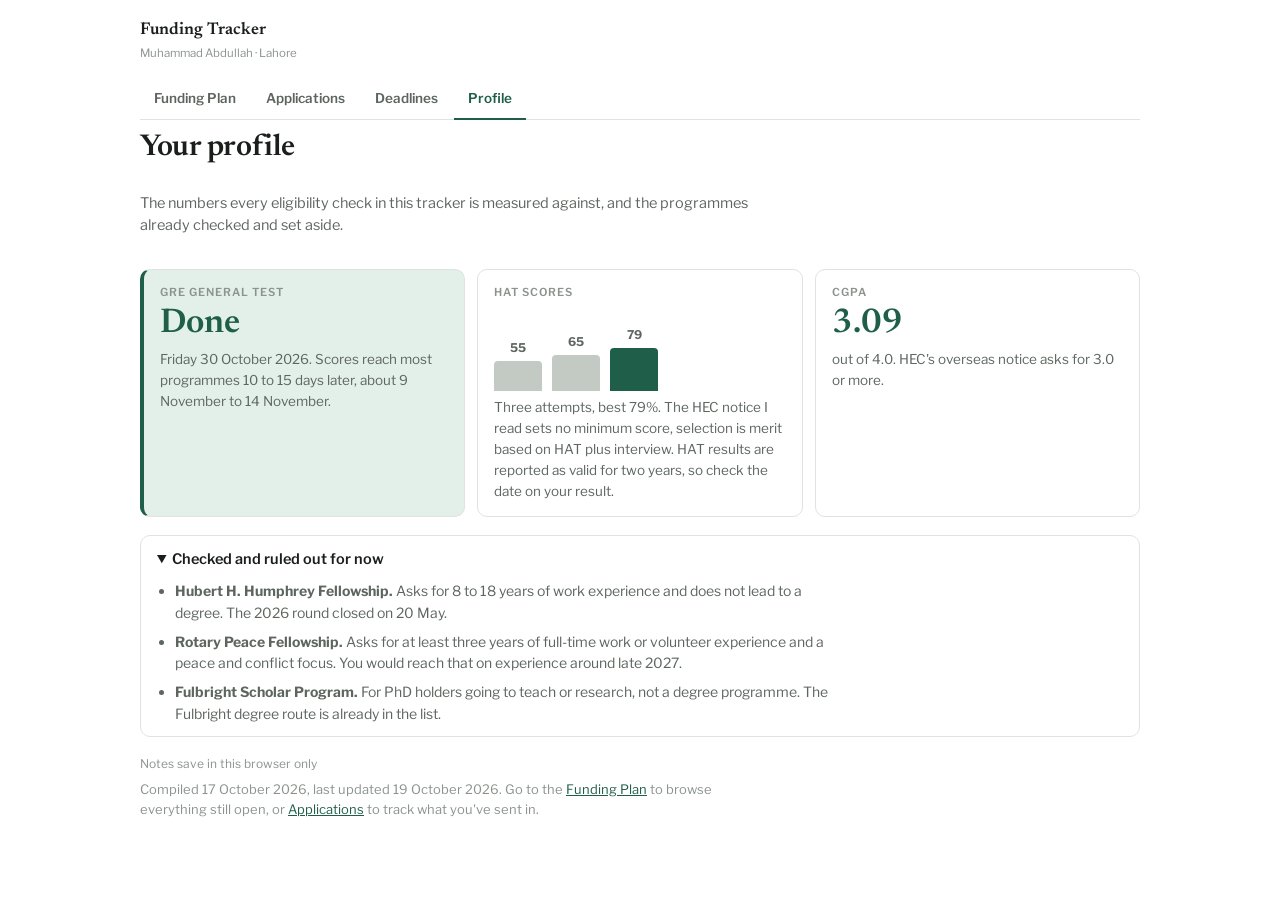
<file: profile.html>
<!doctype html>
<html lang="en">
<head>
<meta charset="utf-8">
<meta name="viewport" content="width=device-width,initial-scale=1,viewport-fit=cover">
<title>Profile</title>
<link rel="stylesheet" href="https://fonts.googleapis.com/css2?family=Newsreader:opsz,wght@6..72,400;6..72,600&family=Libre+Franklin:wght@400;500;600;700&display=swap">
<link rel="stylesheet" href="style.css">
</head>
<body>
<script src="data.js"></script>
<main>
  <header>
    <div class="site">
      <div class="brand"><b>Funding Tracker</b><span>Muhammad Abdullah · Lahore</span></div>
    </div>
    <nav class="topnav">
      <a href="index.html">Funding Plan</a>
      <a href="applied.html">Applications</a>
      <a href="deadlines.html">Deadlines</a>
      <a href="profile.html" class="active">Profile</a>
    </nav>
    <h1>Your profile</h1>
    <p class="sub">The numbers every eligibility check in this tracker is measured against, and the programmes already checked and set aside.</p>
  </header>

  <section class="hero" aria-label="Your numbers">
    <div class="box gre">
      <div class="lbl">GRE General Test</div>
      <b id="greDays">GRE</b>
      <span id="greTxt"></span>
    </div>
    <div class="box">
      <div class="lbl">HAT scores</div>
      <div class="hat" id="hat"></div>
      <span id="hatTxt"></span>
    </div>
    <div class="box">
      <div class="lbl">CGPA</div>
      <b>3.09</b>
      <span>out of 4.0. HEC's overseas notice asks for 3.0 or more.</span>
    </div>
  </section>

  <details class="ruled" open>
    <summary>Checked and ruled out for now</summary>
    <ul id="ruled"></ul>
  </details>

  <div class="foot">
    <span id="saveNote" class="save"></span>
    <span>Compiled 17 October 2026, last updated 19 October 2026. Go to the <a href="index.html">Funding Plan</a> to browse everything still open, or <a href="applied.html">Applications</a> to track what you've sent in.</span>
  </div>
</main>
<script>
function heroInit(){
  var d=days(TODAY,GRE);
  document.getElementById("greDays").textContent=d>0?(d+" days to go"):(d===0?"Test day":"Done");
  var a=new Date(GRE.getTime()+10*86400000),b=new Date(GRE.getTime()+15*86400000);
  document.getElementById("greTxt").textContent="Friday 30 October 2026. Scores reach most programmes 10 to 15 days later, about "+fmt(a)+" to "+fmt(b)+".";
  var best=Math.max.apply(null,HAT);
  document.getElementById("hat").innerHTML=HAT.map(function(v,i){
    return '<div class="hb"><em>'+v+'</em><i class="'+(v===best?"best":"")+'" style="height:'+Math.round(v*0.55)+'px"></i></div>'}).join("");
  document.getElementById("hatTxt").textContent="Three attempts, best "+best+"%. The HEC notice I read sets no minimum score, selection is merit based on HAT plus interview. HAT results are reported as valid for two years, so check the date on your result.";
}

document.getElementById("ruled").innerHTML=X.map(function(x){return '<li><b>'+esc(x[0])+'.</b> '+esc(x[1])+'</li>'}).join("");
heroInit();
cloudSync();
</script>

</body>
</html>
</file>
<file: style.css>
:root{
--bg:#ffffff;--surface:#ffffff;--surface2:#f3f4f2;--fg:#1a1f1c;--muted:#5d655f;--faint:#8b938d;
--line:#e1e3df;--line2:#c3c9c3;--accent:#1f5f4a;--accent-fg:#ffffff;--accent-soft:#e3efe9;
--warn:#8a4b12;--warn-soft:#fbeedd;--bad:#8c2f2f;--bad-soft:#f9e7e5;--good:#1f5f4a;--good-soft:#e3efe9;
color-scheme:light}
*{box-sizing:border-box}
body{background:var(--bg);color:var(--fg);margin:0;font:16px/1.55 "Libre Franklin",system-ui,sans-serif;
padding-block:18px 64px;padding-left:max(16px,env(safe-area-inset-left,0px));padding-right:max(16px,env(safe-area-inset-right,0px))}
main{max-width:1000px;margin:0 auto;display:flex;flex-direction:column;gap:18px}
h1,h2,h3{margin:0;text-wrap:balance;font-family:Newsreader,Georgia,serif;font-weight:600}
h1{font-size:30px;line-height:1.1;letter-spacing:-.01em}
.sub{color:var(--muted);font-size:14.5px;max-width:65ch}
.lbl{font-size:11px;letter-spacing:.09em;text-transform:uppercase;color:var(--faint);font-weight:600}
header{display:flex;flex-direction:column;gap:12px}
.tiles{display:grid;grid-template-columns:repeat(auto-fit,minmax(118px,1fr));gap:1px;background:var(--line);
border:1px solid var(--line);border-radius:7px;overflow:hidden}
.tile{background:var(--surface);padding:11px 13px;min-width:0}
.tile b{display:block;font-family:Newsreader,Georgia,serif;font-size:25px;line-height:1.1}
.tile span{font-size:11px;letter-spacing:.07em;text-transform:uppercase;color:var(--faint);font-weight:600}
.bar{height:7px;border-radius:4px;background:var(--surface2);overflow:hidden;border:1px solid var(--line)}
.bar i{display:block;height:100%;background:var(--accent)}
.ctl{display:flex;flex-wrap:wrap;gap:8px;align-items:center}
select,input[type=search],textarea{font:inherit;font-size:14px;background:var(--surface);color:var(--fg);
border:1px solid var(--line2);border-radius:6px;padding:8px 10px;min-width:0;max-width:100%}
input[type=search]{flex:1 1 180px}
textarea{width:100%;min-height:58px;resize:vertical;font-size:14px}
button{font:inherit;font-size:13.5px;font-weight:600;border-radius:6px;padding:8px 12px;cursor:pointer;
border:1px solid var(--line2);background:var(--surface);color:var(--fg)}
button.pri{background:var(--accent);border-color:var(--accent);color:var(--accent-fg)}
button[aria-pressed=true]{background:var(--accent-soft);border-color:var(--accent);color:var(--accent)}
.list{display:flex;flex-direction:column;gap:10px}
article{background:var(--surface);border:1px solid var(--line);border-radius:8px;overflow:hidden}
.top{display:flex;gap:12px;align-items:flex-start;padding:13px 15px;cursor:pointer}
.top:hover{background:var(--surface2)}
.top h3{font-size:17.5px;line-height:1.3;font-family:"Libre Franklin",sans-serif;font-weight:600;min-width:0}
.top>div{min-width:0;flex:1;display:flex;flex-direction:column;gap:7px}
.tags{display:flex;flex-wrap:wrap;gap:6px}
.tag{font-size:11.5px;font-weight:600;padding:2.5px 7px;border-radius:4px;background:var(--surface2);
color:var(--muted);border:1px solid var(--line)}
.tag.full{background:var(--good-soft);color:var(--good);border-color:transparent}
.tag.part{background:var(--warn-soft);color:var(--warn);border-color:transparent}
.tag.due{background:var(--bad-soft);color:var(--bad);border-color:transparent}
.tag.gre{background:var(--accent-soft);color:var(--accent);border-color:transparent}
.dot{flex:none;width:10px;height:10px;border-radius:50%;margin-top:7px;background:var(--line2)}
.body{border-top:1px solid var(--line);padding:14px 15px;display:flex;flex-direction:column;gap:13px;background:var(--surface2)}
.body p{margin:0;font-size:14.5px;color:var(--muted);max-width:65ch}
.body p.g{color:var(--fg)}
ul.req{list-style:none;margin:0;padding:0;display:flex;flex-direction:column;gap:7px}
ul.req li{display:flex;gap:9px;align-items:flex-start;font-size:14px;min-width:0}
.mk{flex:none;width:19px;height:19px;border-radius:4px;font-size:12px;font-weight:700;display:grid;place-items:center;margin-top:1px}
.mk.ok{background:var(--good-soft);color:var(--good)}
.mk.check{background:var(--warn-soft);color:var(--warn)}
.mk.gap{background:var(--bad-soft);color:var(--bad)}
.row{display:flex;flex-wrap:wrap;gap:8px;align-items:center}
.src{font-size:12.5px;color:var(--faint)}
a{color:var(--accent)}
.foot{font-size:13px;color:var(--faint);max-width:65ch;display:flex;flex-direction:column;gap:5px}
.save{font-size:12px;color:var(--faint);min-height:16px}
@media(max-width:480px){h1{font-size:25px}.tile b{font-size:21px}}

.hero{display:grid;grid-template-columns:repeat(auto-fit,minmax(220px,1fr));gap:12px}
.box{background:var(--surface);border:1px solid var(--line);border-radius:10px;padding:14px 16px;display:flex;flex-direction:column;gap:6px;min-width:0}
.box b{font-family:Newsreader,Georgia,serif;font-size:34px;line-height:1.05;color:var(--accent);font-weight:600}
.box span{font-size:13.5px;color:var(--muted)}
.box.gre{background:var(--accent-soft);border-left:4px solid var(--accent)}
.hat{display:flex;align-items:flex-end;gap:10px;height:84px}
.hb{flex:1;max-width:48px;display:flex;flex-direction:column;justify-content:flex-end;align-items:center;gap:3px}
.hb i{display:block;width:100%;background:var(--line2);border-radius:4px 4px 0 0}
.hb i.best{background:var(--accent)}
.hb em{font-style:normal;font-size:12px;font-weight:700;color:var(--muted)}
.msg{background:var(--surface);border:1px solid var(--line);border-radius:10px;padding:13px 16px;font-size:15.5px}
.msg b{color:var(--accent)}
.nextBox{display:flex;flex-direction:column;gap:8px}
.next{display:grid;grid-template-columns:repeat(auto-fit,minmax(200px,1fr));gap:10px}
.nx{display:grid;grid-template-columns:auto 1fr;grid-template-rows:auto auto;column-gap:10px;text-align:left;padding:11px 13px;
border-radius:10px;background:var(--surface);border:1px solid var(--line);align-items:center;min-width:0}
.nx b{grid-row:1/3;font-family:Newsreader,Georgia,serif;font-size:34px;line-height:1;color:var(--warn)}
.nx span{font-size:11px;letter-spacing:.08em;text-transform:uppercase;color:var(--faint);align-self:end}
.nx em{font-style:normal;font-size:14px;font-weight:600;line-height:1.3;min-width:0;overflow-wrap:anywhere}
.filters{display:flex;flex-direction:column;gap:10px}
.pills{display:flex;flex-wrap:wrap;gap:7px}
.pills button{border-radius:999px;padding:7px 13px}
.more summary{cursor:pointer;font-size:13.5px;color:var(--muted);padding:2px 0}
.more .ctl{margin-top:8px}
.count{font-size:12.5px;color:var(--faint)}
.top{display:grid;grid-template-columns:auto minmax(0,1fr) auto auto;gap:12px;align-items:start;padding:15px 16px}
.top .mid{display:flex;flex-direction:column;gap:7px;min-width:0}
.top h3{font-size:18px}
.one{margin:0;font-size:14.5px;color:var(--muted);max-width:68ch}
.stat{display:flex;align-items:center;gap:7px;font-size:11px;letter-spacing:.08em;text-transform:uppercase;font-weight:700;color:var(--muted)}
.stat .st{width:8px;height:8px;border-radius:50%}
.dot{display:none}
.when{display:flex;flex-direction:column;align-items:center;justify-content:center;min-width:64px;padding:7px 9px;border-radius:9px;
background:var(--surface2);color:var(--muted);text-align:center;line-height:1.1}
.when b{font-family:Newsreader,Georgia,serif;font-size:27px;font-weight:600;color:var(--fg)}
.when span{font-size:11px;letter-spacing:.06em;text-transform:uppercase;font-weight:600}
.when.hot{background:var(--bad-soft);color:var(--bad)}.when.hot b{color:var(--bad)}
.when.warm{background:var(--warn-soft);color:var(--warn)}.when.warm b{color:var(--warn)}
.when.past,.when.none{opacity:.75}
.chev{color:var(--faint);font-size:15px;padding-top:6px;transition:transform .15s}
article.open .chev{transform:rotate(180deg)}
article.open{border-color:var(--line2)}
.qa{margin-right:4px}
.ruled{background:var(--surface);border:1px solid var(--line);border-radius:10px;padding:12px 16px}
.ruled summary{cursor:pointer;font-weight:600;font-size:14.5px}
.ruled ul{margin:10px 0 0;padding-left:18px;display:flex;flex-direction:column;gap:7px;font-size:14px;color:var(--muted);max-width:68ch}
@media(max-width:560px){
.top{grid-template-columns:minmax(0,1fr) auto;grid-template-areas:"mid chev" "when when"}
.top .mid{grid-area:mid}.top .when{grid-area:when;flex-direction:row;gap:8px;justify-content:flex-start;align-items:baseline;min-width:0;padding:6px 10px}
.top .chev{grid-area:chev}
.box b{font-size:30px}
}

.navrow{display:flex;align-items:center;justify-content:space-between;gap:10px;flex-wrap:wrap}
.navlink{font-size:13.5px;font-weight:600;color:var(--accent);text-decoration:none;display:inline-flex;align-items:center;gap:5px}
.navlink:hover{text-decoration:underline}
.grp{display:flex;flex-direction:column;gap:10px}
.grp+.grp{margin-top:4px}
.grp .lbl{display:flex;align-items:center;gap:8px}
.grp .lbl .n{background:var(--surface2);color:var(--muted);border-radius:999px;padding:1px 8px;font-size:11px}
.empty{color:var(--muted);font-size:14.5px;background:var(--surface);border:1px dashed var(--line2);border-radius:10px;padding:26px;text-align:center}

.site{display:flex;align-items:center;justify-content:space-between;gap:14px;flex-wrap:wrap;padding-bottom:4px}
.brand{display:flex;flex-direction:column;gap:1px}
.brand b{font-family:Newsreader,Georgia,serif;font-size:17px;font-weight:600}
.brand span{font-size:11.5px;color:var(--faint)}
.topnav{display:flex;gap:2px;flex-wrap:wrap;border-bottom:1px solid var(--line)}
.topnav a{font-size:13.5px;font-weight:600;color:var(--muted);text-decoration:none;padding:9px 14px;
border-bottom:2px solid transparent;margin-bottom:-1px}
.topnav a:hover{color:var(--fg);background:var(--surface2)}
.topnav a.active{color:var(--accent);border-bottom-color:var(--accent)}
.deadrow{display:flex;gap:12px;align-items:center;padding:12px 15px;background:var(--surface);border:1px solid var(--line);border-radius:8px}
.deadrow .mid2{flex:1;min-width:0;display:flex;flex-direction:column;gap:3px}
.deadrow h3{font-size:15.5px;font-weight:600;min-width:0}
.deadrow .meta{font-size:12.5px;color:var(--faint)}
@media(max-width:560px){.site{align-items:flex-start}}
</file>
